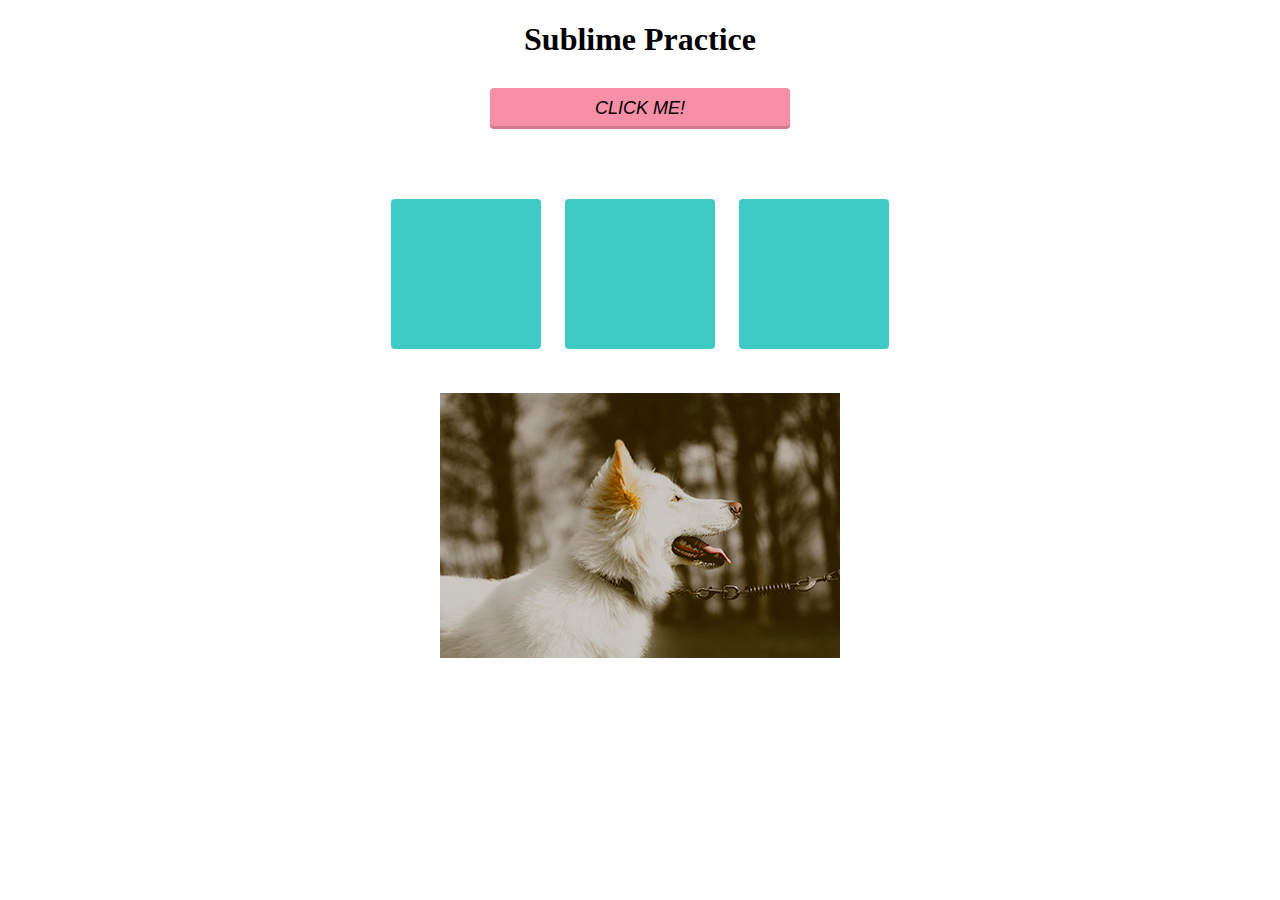
<file: Tutorials/GA/Javascript Circuit/Unit 6/unit-6-lesson-4/index.html>
<!DOCTYPE html>
<html class="no-js" lang="en">
<head>
	<meta charset="utf-8">
    <meta content="width=device-width, initial-scale=1.0" name="viewport">
	<title>Sublime Exercises</title>
	<link rel="stylesheet" type="text/css" href="css/style.css">
</head>
<body>

	<h1>Sublime Practice</h1>

	<button>Click me!</button>

	<div class="square"></div>
	<div class="square"></div>
	<div class="square"></div>

	<br>

	<img src="images/dog.jpeg" alt="Pet">




	<script src="js/jquery-3.0.0.js"></script>
	<script src="js/main.js"></script>
</body>
</html>
</file>
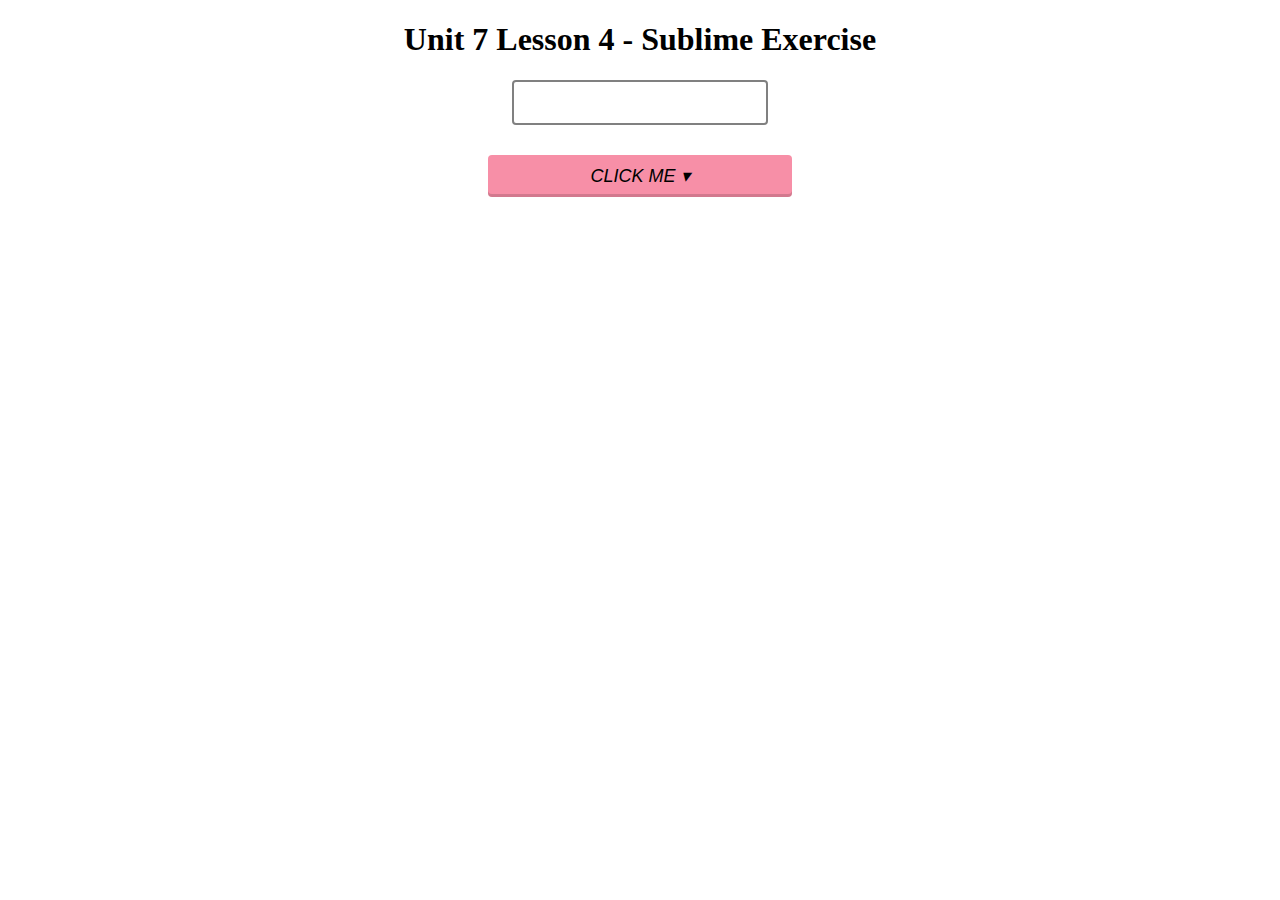
<file: Tutorials/GA/Javascript Circuit/Unit 7/7.4/unit-7-lesson-4-master/index.html>
<!DOCTYPE html>
<html class="no-js" lang="en">
<head>
	<meta charset="utf-8">
    <meta content="width=device-width, initial-scale=1.0" name="viewport">
	<title>Sublime Exercises</title>
	<link rel="stylesheet" type="text/css" href="css/style.css">
</head>
<body>

	<h1>Unit 7 Lesson 4 - Sublime Exercise</h1>

	<img src="images/cat.jpeg" alt="">

	<input type="text">

	<section class="dropdowns">

		<button id="dropdownButton" type="button">Click Me &blacktriangledown;</button>
		<ul id="menu">
			<li>Home</li>
			<li>About</li>
			<li>Contact</li>
			<li>Blog</li>
		</ul>

	</section>






	<script src="js/jquery-3.0.0.js"></script>
	<script src="js/main.js"></script>
</body>
</html>
</file>
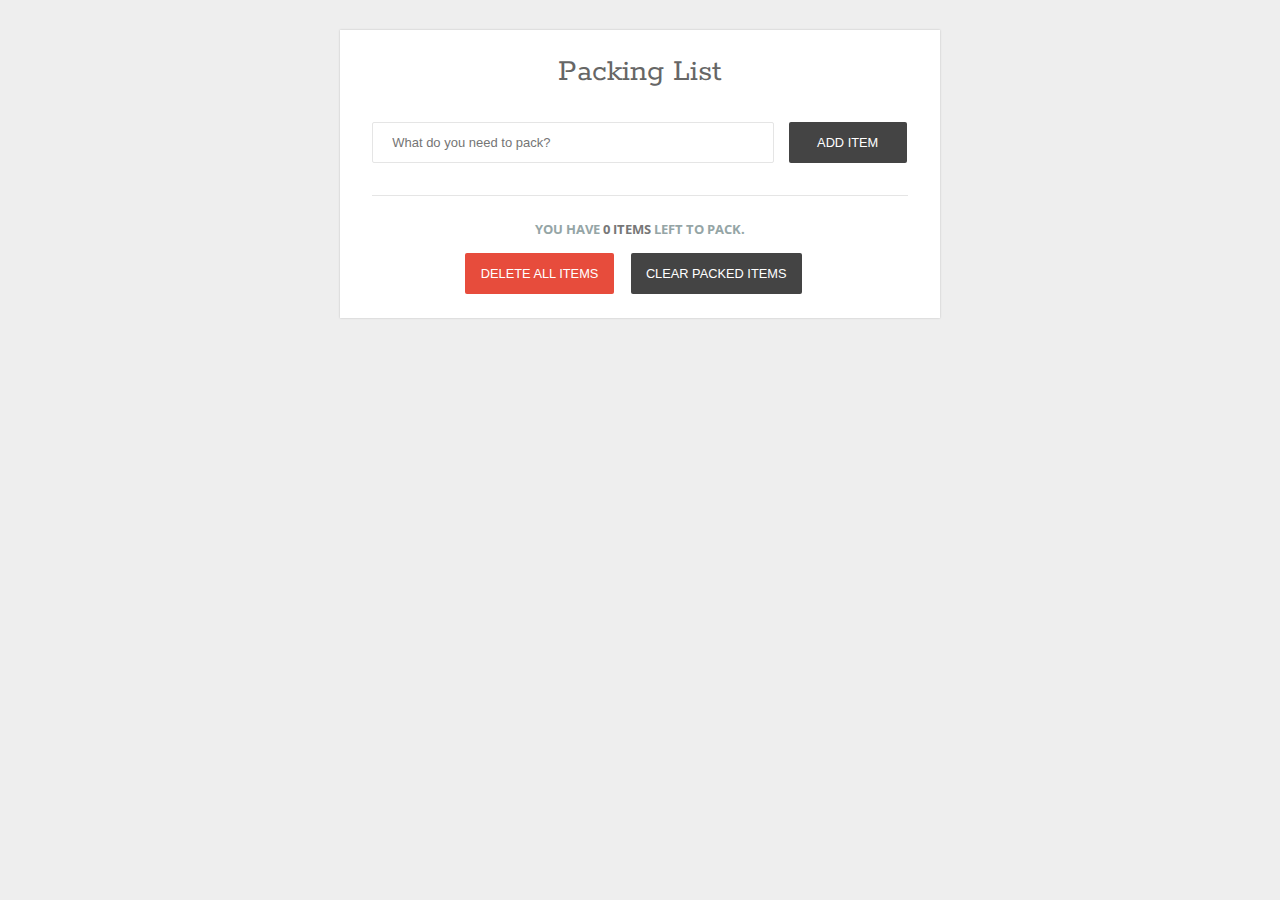
<file: Tutorials/GA/Javascript Circuit/Unit 7/Unit 7 project/unit-7_unit-7-project_joyce-chew/index.html>
<!DOCTYPE html>
<html>
<head>
	<meta charset="UTF-8">
	<title>Packing List</title>
	<link href='https://fonts.googleapis.com/css?family=Rokkitt' rel='stylesheet' type='text/css'>
	<link href='https://fonts.googleapis.com/css?family=Open+Sans:700,600,400' rel='stylesheet' type='text/css'>
	<link rel="stylesheet" href="css/style.css" media="screen" type="text/css">
</head>
<body>

	<header>
		<h1>Packing List</h1>
	</header>

	<form id="packingForm">
		<input type="text" id="newItemDescription" placeholder="What do you need to pack?">
		<button type="submit" class="btn">Add Item</button>
	</form>

	<ul id="packingList">
		
	<!-- li items
		#editor form
		!-->
	</ul>

	<div id="itemSummary">
		<p>You have <span>0 items</span> left to pack.</p>
		<button id="deleteItems" class="btn delete">Delete All Items</button>
		<button id="clearPacked" class="btn">Clear Packed Items</button>			
	</div>

	<script src="https://code.jquery.com/jquery-3.0.0.min.js"></script>
	<script src="js/main.js"></script>
</body>
</html>
</file>
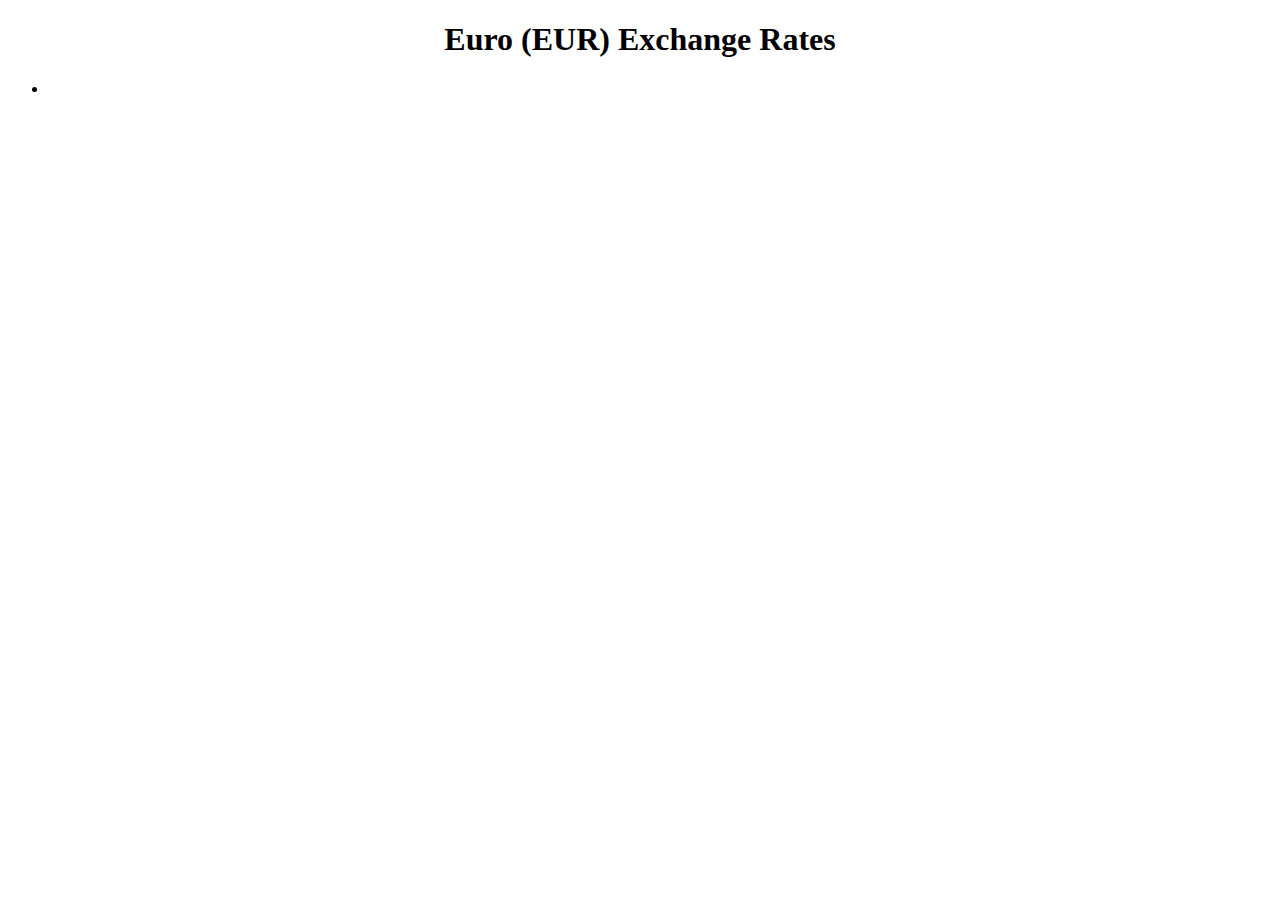
<file: Tutorials/GA/Javascript Circuit/Unit 8/8.2/Sublime challenge/unit-8-lesson-2-master/index.html>
<!DOCTYPE html>
<html class="no-js" lang="en">
<head>
	<meta charset="utf-8">
    <meta content="width=device-width, initial-scale=1.0" name="viewport">
	<title>Sublime Exercises</title>
	<link rel="stylesheet" type="text/css" href="css/style.css">
</head>
<body>

	<h1>Euro (EUR) Exchange Rates</h1>
	<h2></h2>

	<ul>
	  <li></li>
	</ul>

	<script src="js/jquery-3.0.0.js"></script>
	<script src="js/main.js"></script>
</body>
</html>
</file>
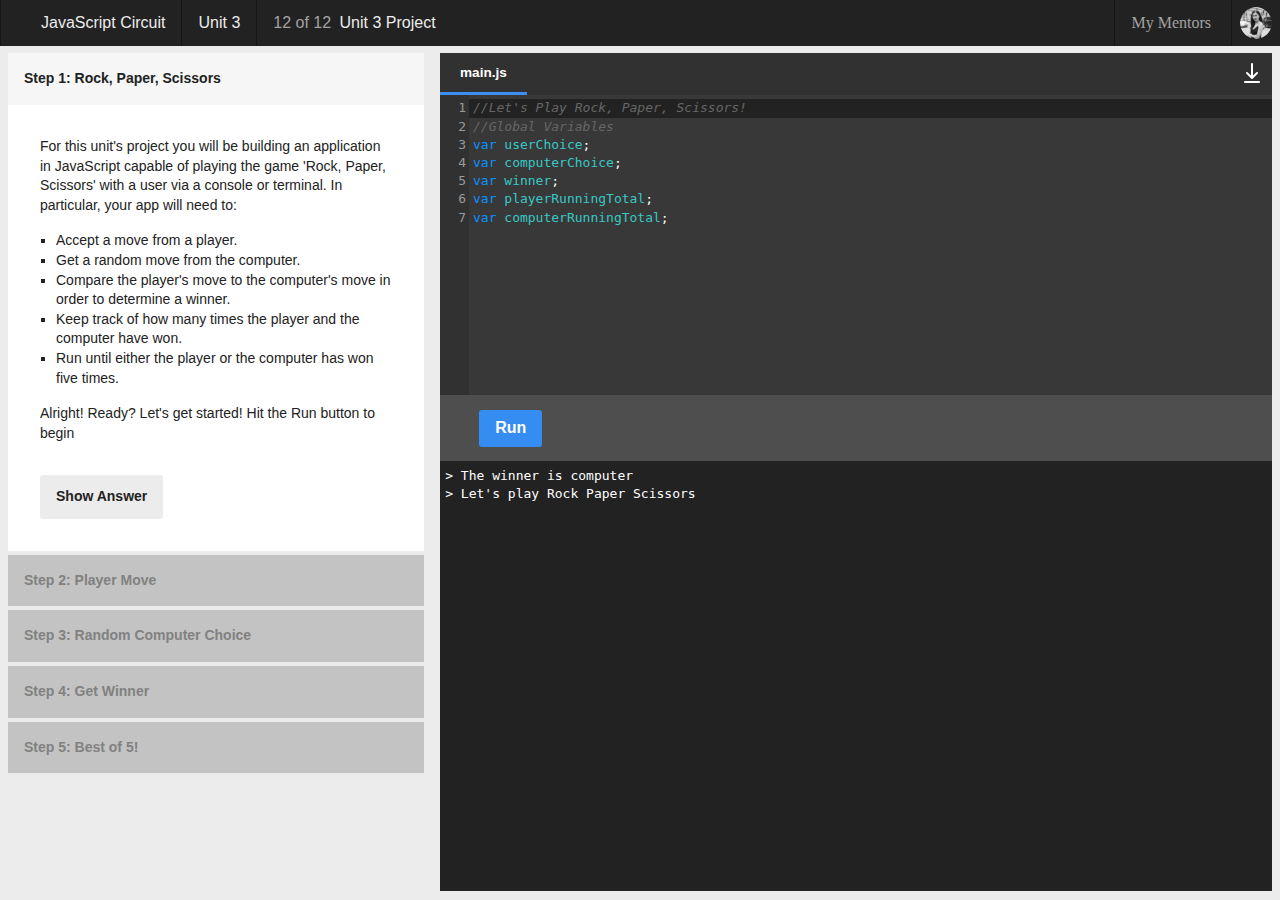
<file: Tutorials/GA/Javascript Circuit/Unit 3/Unit 3 Project _ JavaScript _ GA Circuits.html>
<!DOCTYPE html>
<!-- saved from url=(0059)https://circuits.generalassemb.ly/student/931/challenges/27 -->
<html><head><meta http-equiv="Content-Type" content="text/html; charset=UTF-8">

<script type="text/javascript" src="./Unit 3 Project _ JavaScript _ GA Circuits_files/44a7295480"></script><script src="./Unit 3 Project _ JavaScript _ GA Circuits_files/nr-1099.min.js"></script><script type="text/javascript" async="" src="./Unit 3 Project _ JavaScript _ GA Circuits_files/28ccf2baa8560461d85b7905e95017e7eaef5470.1.js"></script><script type="text/javascript" async="" src="./Unit 3 Project _ JavaScript _ GA Circuits_files/i.js"></script><script async="" src="./Unit 3 Project _ JavaScript _ GA Circuits_files/analytics.js"></script><script type="text/javascript">window.NREUM||(NREUM={});NREUM.info={"beacon":"bam.nr-data.net","errorBeacon":"bam.nr-data.net","licenseKey":"44a7295480","applicationID":"66441235","transactionName":"dg1aRxMMCghUEBlKR0AGUV0VTAUMUA5aXF1SBxtEDhENF0EDVVxAGhFcXBY=","queueTime":4,"applicationTime":424,"agent":""}</script>
<script type="text/javascript">window.NREUM||(NREUM={}),__nr_require=function(e,n,t){function r(t){if(!n[t]){var o=n[t]={exports:{}};e[t][0].call(o.exports,function(n){var o=e[t][1][n];return r(o||n)},o,o.exports)}return n[t].exports}if("function"==typeof __nr_require)return __nr_require;for(var o=0;o<t.length;o++)r(t[o]);return r}({1:[function(e,n,t){function r(){}function o(e,n,t){return function(){return i(e,[c.now()].concat(u(arguments)),n?null:this,t),n?void 0:this}}var i=e("handle"),a=e(3),u=e(4),f=e("ee").get("tracer"),c=e("loader"),s=NREUM;"undefined"==typeof window.newrelic&&(newrelic=s);var p=["setPageViewName","setCustomAttribute","setErrorHandler","finished","addToTrace","inlineHit","addRelease"],d="api-",l=d+"ixn-";a(p,function(e,n){s[n]=o(d+n,!0,"api")}),s.addPageAction=o(d+"addPageAction",!0),s.setCurrentRouteName=o(d+"routeName",!0),n.exports=newrelic,s.interaction=function(){return(new r).get()};var m=r.prototype={createTracer:function(e,n){var t={},r=this,o="function"==typeof n;return i(l+"tracer",[c.now(),e,t],r),function(){if(f.emit((o?"":"no-")+"fn-start",[c.now(),r,o],t),o)try{return n.apply(this,arguments)}catch(e){throw f.emit("fn-err",[arguments,this,e],t),e}finally{f.emit("fn-end",[c.now()],t)}}}};a("actionText,setName,setAttribute,save,ignore,onEnd,getContext,end,get".split(","),function(e,n){m[n]=o(l+n)}),newrelic.noticeError=function(e){"string"==typeof e&&(e=new Error(e)),i("err",[e,c.now()])}},{}],2:[function(e,n,t){function r(e,n){if(!o)return!1;if(e!==o)return!1;if(!n)return!0;if(!i)return!1;for(var t=i.split("."),r=n.split("."),a=0;a<r.length;a++)if(r[a]!==t[a])return!1;return!0}var o=null,i=null,a=/Version\/(\S+)\s+Safari/;if(navigator.userAgent){var u=navigator.userAgent,f=u.match(a);f&&u.indexOf("Chrome")===-1&&u.indexOf("Chromium")===-1&&(o="Safari",i=f[1])}n.exports={agent:o,version:i,match:r}},{}],3:[function(e,n,t){function r(e,n){var t=[],r="",i=0;for(r in e)o.call(e,r)&&(t[i]=n(r,e[r]),i+=1);return t}var o=Object.prototype.hasOwnProperty;n.exports=r},{}],4:[function(e,n,t){function r(e,n,t){n||(n=0),"undefined"==typeof t&&(t=e?e.length:0);for(var r=-1,o=t-n||0,i=Array(o<0?0:o);++r<o;)i[r]=e[n+r];return i}n.exports=r},{}],5:[function(e,n,t){n.exports={exists:"undefined"!=typeof window.performance&&window.performance.timing&&"undefined"!=typeof window.performance.timing.navigationStart}},{}],ee:[function(e,n,t){function r(){}function o(e){function n(e){return e&&e instanceof r?e:e?f(e,u,i):i()}function t(t,r,o,i){if(!d.aborted||i){e&&e(t,r,o);for(var a=n(o),u=v(t),f=u.length,c=0;c<f;c++)u[c].apply(a,r);var p=s[y[t]];return p&&p.push([b,t,r,a]),a}}function l(e,n){h[e]=v(e).concat(n)}function m(e,n){var t=h[e];if(t)for(var r=0;r<t.length;r++)t[r]===n&&t.splice(r,1)}function v(e){return h[e]||[]}function g(e){return p[e]=p[e]||o(t)}function w(e,n){c(e,function(e,t){n=n||"feature",y[t]=n,n in s||(s[n]=[])})}var h={},y={},b={on:l,addEventListener:l,removeEventListener:m,emit:t,get:g,listeners:v,context:n,buffer:w,abort:a,aborted:!1};return b}function i(){return new r}function a(){(s.api||s.feature)&&(d.aborted=!0,s=d.backlog={})}var u="nr@context",f=e("gos"),c=e(3),s={},p={},d=n.exports=o();d.backlog=s},{}],gos:[function(e,n,t){function r(e,n,t){if(o.call(e,n))return e[n];var r=t();if(Object.defineProperty&&Object.keys)try{return Object.defineProperty(e,n,{value:r,writable:!0,enumerable:!1}),r}catch(i){}return e[n]=r,r}var o=Object.prototype.hasOwnProperty;n.exports=r},{}],handle:[function(e,n,t){function r(e,n,t,r){o.buffer([e],r),o.emit(e,n,t)}var o=e("ee").get("handle");n.exports=r,r.ee=o},{}],id:[function(e,n,t){function r(e){var n=typeof e;return!e||"object"!==n&&"function"!==n?-1:e===window?0:a(e,i,function(){return o++})}var o=1,i="nr@id",a=e("gos");n.exports=r},{}],loader:[function(e,n,t){function r(){if(!E++){var e=x.info=NREUM.info,n=l.getElementsByTagName("script")[0];if(setTimeout(s.abort,3e4),!(e&&e.licenseKey&&e.applicationID&&n))return s.abort();c(y,function(n,t){e[n]||(e[n]=t)}),f("mark",["onload",a()+x.offset],null,"api");var t=l.createElement("script");t.src="https://"+e.agent,n.parentNode.insertBefore(t,n)}}function o(){"complete"===l.readyState&&i()}function i(){f("mark",["domContent",a()+x.offset],null,"api")}function a(){return O.exists&&performance.now?Math.round(performance.now()):(u=Math.max((new Date).getTime(),u))-x.offset}var u=(new Date).getTime(),f=e("handle"),c=e(3),s=e("ee"),p=e(2),d=window,l=d.document,m="addEventListener",v="attachEvent",g=d.XMLHttpRequest,w=g&&g.prototype;NREUM.o={ST:setTimeout,SI:d.setImmediate,CT:clearTimeout,XHR:g,REQ:d.Request,EV:d.Event,PR:d.Promise,MO:d.MutationObserver};var h=""+location,y={beacon:"bam.nr-data.net",errorBeacon:"bam.nr-data.net",agent:"js-agent.newrelic.com/nr-1099.min.js"},b=g&&w&&w[m]&&!/CriOS/.test(navigator.userAgent),x=n.exports={offset:u,now:a,origin:h,features:{},xhrWrappable:b,userAgent:p};e(1),l[m]?(l[m]("DOMContentLoaded",i,!1),d[m]("load",r,!1)):(l[v]("onreadystatechange",o),d[v]("onload",r)),f("mark",["firstbyte",u],null,"api");var E=0,O=e(5)},{}]},{},["loader"]);</script>
<meta content="width=device-width,initial-scale=1.0,maximum-scale=1.0" name="viewport">

<meta content="IE=Edge,chrome=1" http-equiv="X-UI-Compatible">
<title>Unit 3 Project | JavaScript  | GA Circuits</title>
<link rel="shortcut icon" type="image/x-icon" href="https://ga-circuits-production-herokuapp-com.global.ssl.fastly.net/assets/favicon-362b6546f2d0abc57e58ce80e6265e77ee1a53dd77bcf01e7e28b7a93667ec6b.ico">

<link rel="stylesheet" media="all" href="./Unit 3 Project _ JavaScript _ GA Circuits_files/application-f6edc3d3a0f6f62ee969822130c0aa03a10bc56b1397186b4e14e68d33252dad.css">
<meta name="csrf-param" content="authenticity_token">
<meta name="csrf-token" content="3Fqq7fXl7Oij9PlAOV89NBQyFFRxjz5JqL4kibunmujOFcujHr6hMPxFKyhLYUIKuspeRtcGQJoATlVS8z2NdA==">
<script>
  (function(i,s,o,g,r,a,m){i['GoogleAnalyticsObject']=r;i[r]=i[r]||function(){
  (i[r].q=i[r].q||[]).push(arguments)},i[r].l=1*new Date();a=s.createElement(o),
  m=s.getElementsByTagName(o)[0];a.async=1;a.src=g;m.parentNode.insertBefore(a,m)
  })(window,document,'script','//www.google-analytics.com/analytics.js','ga');
  
  
  ga('create', 'UA-18018358-24', 'auto');
  var circuits_course = 'JavaScript ';
  if (circuits_course != '') {
    ga('set', 'dimension1', circuits_course);
  }
  ga('send', 'pageview');
  
  ga('create', 'UA-18018358-1', 'auto', {'name': 'ga-ly-tracker'});
  ga('ga-ly-tracker.send', 'pageview');
</script>

<script>
  var _kmq = _kmq || [];
  var _kmk = _kmk || '28ccf2baa8560461d85b7905e95017e7eaef5470';
  function _kms(u){
    setTimeout(function(){
      var d = document, f = d.getElementsByTagName('script')[0],
      s = d.createElement('script');
      s.type = 'text/javascript'; s.async = true; s.src = u;
      f.parentNode.insertBefore(s, f);
    }, 1);
  }
  _kms('//i.kissmetrics.com/i.js');
  _kms('//doug1izaerwt3.cloudfront.net/' + _kmk + '.1.js');
</script>

<script>
  (function(h,o,t,j,a,r){
    h.hj=h.hj||function(){(h.hj.q=h.hj.q||[]).push(arguments)};
    h._hjSettings={hjid:97295,hjsv:5};
    a=o.getElementsByTagName('head')[0];
    r=o.createElement('script');r.async=1;
    r.src=t+h._hjSettings.hjid+j+h._hjSettings.hjsv;
    a.appendChild(r);
  })(window,document,'//static.hotjar.com/c/hotjar-','.js?sv=');
</script><script async="" src="./Unit 3 Project _ JavaScript _ GA Circuits_files/hotjar-97295.js"></script>

<script src="./Unit 3 Project _ JavaScript _ GA Circuits_files/honeybadger.min.js"></script>
<script>
  Honeybadger.configure({
    api_key: 'f50f5345',
    environment: 'production',
    onerror: true // Aim to remove this ASAP
  });
</script>
<script>
  Honeybadger.setContext({
    user_id: 16587
  });
</script>

<link rel="stylesheet" media="all" href="./Unit 3 Project _ JavaScript _ GA Circuits_files/sql_challenge-07596e5c46888b27e8008c1638f2f5aed87e79c3a541ec81153f523ff15f3f61.css">

<style type="text/css">/* BASICS */
.CodeMirror {
  /* Set height, width, borders, and global font properties here */
  font-family: monospace;
  height: 300px;
  color: black;
  direction: ltr; }

/* PADDING */
.CodeMirror-lines {
  padding: 4px 0;
  /* Vertical padding around content */ }

.CodeMirror pre {
  padding: 0 4px;
  /* Horizontal padding of content */ }

.CodeMirror-scrollbar-filler, .CodeMirror-gutter-filler {
  background-color: white;
  /* The little square between H and V scrollbars */ }

/* GUTTER */
.CodeMirror-gutters {
  border-right: 1px solid #ddd;
  background-color: #f7f7f7;
  white-space: nowrap; }

.CodeMirror-linenumber {
  padding: 0 3px 0 5px;
  min-width: 20px;
  text-align: right;
  color: #999;
  white-space: nowrap; }

.CodeMirror-guttermarker {
  color: black; }

.CodeMirror-guttermarker-subtle {
  color: #999; }

/* CURSOR */
.CodeMirror-cursor {
  border-left: 1px solid black;
  border-right: none;
  width: 0; }

/* Shown when moving in bi-directional text */
.CodeMirror div.CodeMirror-secondarycursor {
  border-left: 1px solid silver; }

.cm-fat-cursor .CodeMirror-cursor {
  width: auto;
  border: 0 !important;
  background: #7e7; }

.cm-fat-cursor div.CodeMirror-cursors {
  z-index: 1; }

.cm-fat-cursor-mark {
  background-color: rgba(20, 255, 20, 0.5);
  -webkit-animation: blink 1.06s steps(1) infinite;
  -moz-animation: blink 1.06s steps(1) infinite;
  animation: blink 1.06s steps(1) infinite; }

.cm-animate-fat-cursor {
  width: auto;
  border: 0;
  -webkit-animation: blink 1.06s steps(1) infinite;
  -moz-animation: blink 1.06s steps(1) infinite;
  animation: blink 1.06s steps(1) infinite;
  background-color: #7e7; }

@-moz-keyframes blink {
  0% { }
  50% {
    background-color: transparent; }
  100% { } }

@-webkit-keyframes blink {
  0% { }
  50% {
    background-color: transparent; }
  100% { } }

@keyframes blink {
  0% { }
  50% {
    background-color: transparent; }
  100% { } }

/* Can style cursor different in overwrite (non-insert) mode */
.cm-tab {
  display: inline-block;
  text-decoration: inherit; }

.CodeMirror-rulers {
  position: absolute;
  left: 0;
  right: 0;
  top: -50px;
  bottom: -20px;
  overflow: hidden; }

.CodeMirror-ruler {
  border-left: 1px solid #ccc;
  top: 0;
  bottom: 0;
  position: absolute; }

/* DEFAULT THEME */
.cm-s-default .cm-header {
  color: blue; }

.cm-s-default .cm-quote {
  color: #090; }

.cm-negative {
  color: #d44; }

.cm-positive {
  color: #292; }

.cm-header, .cm-strong {
  font-weight: bold; }

.cm-em {
  font-style: italic; }

.cm-link {
  text-decoration: underline; }

.cm-strikethrough {
  text-decoration: line-through; }

.cm-s-default .cm-keyword {
  color: #708; }

.cm-s-default .cm-atom {
  color: #219; }

.cm-s-default .cm-number {
  color: #164; }

.cm-s-default .cm-def {
  color: #00f; }

.cm-s-default .cm-variable-2 {
  color: #05a; }

.cm-s-default .cm-variable-3, .cm-s-default .cm-type {
  color: #085; }

.cm-s-default .cm-comment {
  color: #a50; }

.cm-s-default .cm-string {
  color: #a11; }

.cm-s-default .cm-string-2 {
  color: #f50; }

.cm-s-default .cm-meta {
  color: #555; }

.cm-s-default .cm-qualifier {
  color: #555; }

.cm-s-default .cm-builtin {
  color: #30a; }

.cm-s-default .cm-bracket {
  color: #997; }

.cm-s-default .cm-tag {
  color: #170; }

.cm-s-default .cm-attribute {
  color: #00c; }

.cm-s-default .cm-hr {
  color: #999; }

.cm-s-default .cm-link {
  color: #00c; }

.cm-s-default .cm-error {
  color: #f00; }

.cm-invalidchar {
  color: #f00; }

.CodeMirror-composing {
  border-bottom: 2px solid; }

/* Default styles for common addons */
div.CodeMirror span.CodeMirror-matchingbracket {
  color: #0b0; }

div.CodeMirror span.CodeMirror-nonmatchingbracket {
  color: #a22; }

.CodeMirror-matchingtag {
  background: rgba(255, 150, 0, 0.3); }

.CodeMirror-activeline-background {
  background: #e8f2ff; }

/* STOP */
/* The rest of this file contains styles related to the mechanics of
   the editor. You probably shouldn't touch them. */
.CodeMirror {
  position: relative;
  overflow: hidden;
  background: white; }

.CodeMirror-scroll {
  overflow: scroll !important;
  /* Things will break if this is overridden */
  /* 30px is the magic margin used to hide the element's real scrollbars */
  /* See overflow: hidden in .CodeMirror */
  margin-bottom: -30px;
  margin-right: -30px;
  padding-bottom: 30px;
  height: 100%;
  outline: none;
  /* Prevent dragging from highlighting the element */
  position: relative; }

.CodeMirror-sizer {
  position: relative;
  border-right: 30px solid transparent; }

/* The fake, visible scrollbars. Used to force redraw during scrolling
   before actual scrolling happens, thus preventing shaking and
   flickering artifacts. */
.CodeMirror-vscrollbar, .CodeMirror-hscrollbar, .CodeMirror-scrollbar-filler, .CodeMirror-gutter-filler {
  position: absolute;
  z-index: 6;
  display: none; }

.CodeMirror-vscrollbar {
  right: 0;
  top: 0;
  overflow-x: hidden;
  overflow-y: scroll; }

.CodeMirror-hscrollbar {
  bottom: 0;
  left: 0;
  overflow-y: hidden;
  overflow-x: scroll; }

.CodeMirror-scrollbar-filler {
  right: 0;
  bottom: 0; }

.CodeMirror-gutter-filler {
  left: 0;
  bottom: 0; }

.CodeMirror-gutters {
  position: absolute;
  left: 0;
  top: 0;
  min-height: 100%;
  z-index: 3; }

.CodeMirror-gutter {
  white-space: normal;
  height: 100%;
  display: inline-block;
  vertical-align: top;
  margin-bottom: -30px; }

.CodeMirror-gutter-wrapper {
  position: absolute;
  z-index: 4;
  background: none !important;
  border: none !important; }

.CodeMirror-gutter-background {
  position: absolute;
  top: 0;
  bottom: 0;
  z-index: 4; }

.CodeMirror-gutter-elt {
  position: absolute;
  cursor: default;
  z-index: 4; }

.CodeMirror-gutter-wrapper ::selection {
  background-color: transparent; }

.CodeMirror-gutter-wrapper ::-moz-selection {
  background-color: transparent; }

.CodeMirror-lines {
  cursor: text;
  min-height: 1px;
  /* prevents collapsing before first draw */ }

.CodeMirror pre {
  /* Reset some styles that the rest of the page might have set */
  -moz-border-radius: 0;
  -webkit-border-radius: 0;
  border-radius: 0;
  border-width: 0;
  background: transparent;
  font-family: inherit;
  font-size: inherit;
  margin: 0;
  white-space: pre;
  word-wrap: normal;
  line-height: inherit;
  color: inherit;
  z-index: 2;
  position: relative;
  overflow: visible;
  -webkit-tap-highlight-color: transparent;
  -webkit-font-variant-ligatures: contextual;
  font-variant-ligatures: contextual; }

.CodeMirror-wrap pre {
  word-wrap: break-word;
  white-space: pre-wrap;
  word-break: normal; }

.CodeMirror-linebackground {
  position: absolute;
  left: 0;
  right: 0;
  top: 0;
  bottom: 0;
  z-index: 0; }

.CodeMirror-linewidget {
  position: relative;
  z-index: 2;
  padding: 0.1px;
  /* Force widget margins to stay inside of the container */ }

.CodeMirror-rtl pre {
  direction: rtl; }

.CodeMirror-code {
  outline: none; }

/* Force content-box sizing for the elements where we expect it */
.CodeMirror-scroll,
.CodeMirror-sizer,
.CodeMirror-gutter,
.CodeMirror-gutters,
.CodeMirror-linenumber {
  -moz-box-sizing: content-box;
  box-sizing: content-box; }

.CodeMirror-measure {
  position: absolute;
  width: 100%;
  height: 0;
  overflow: hidden;
  visibility: hidden; }

.CodeMirror-cursor {
  position: absolute;
  pointer-events: none; }

.CodeMirror-measure pre {
  position: static; }

div.CodeMirror-cursors {
  visibility: hidden;
  position: relative;
  z-index: 3; }

div.CodeMirror-dragcursors {
  visibility: visible; }

.CodeMirror-focused div.CodeMirror-cursors {
  visibility: visible; }

.CodeMirror-selected {
  background: #d9d9d9; }

.CodeMirror-focused .CodeMirror-selected {
  background: #d7d4f0; }

.CodeMirror-crosshair {
  cursor: crosshair; }

.CodeMirror-line::selection, .CodeMirror-line > span::selection, .CodeMirror-line > span > span::selection {
  background: #d7d4f0; }

.CodeMirror-line::-moz-selection, .CodeMirror-line > span::-moz-selection, .CodeMirror-line > span > span::-moz-selection {
  background: #d7d4f0; }

.cm-searching {
  background-color: #ffa;
  background-color: rgba(255, 255, 0, 0.4); }

/* Used to force a border model for a node */
.cm-force-border {
  padding-right: .1px; }

@media print {
  /* Hide the cursor when printing */
  .CodeMirror div.CodeMirror-cursors {
    visibility: hidden; } }

/* See issue #2901 */
.cm-tab-wrap-hack:after {
  content: ''; }

/* Help users use markselection to safely style text background */
span.CodeMirror-selectedtext {
  background: none; }
</style><style type="text/css">.CodeMirror-lint-marker {
  background-color: #f44040;
  cursor: pointer;
  display: inline-block;
  height: 16px;
  width: 3px;
  vertical-align: middle;
  position: relative; }

/* Theme: Circuits */
.cm-s-Circuits.CodeMirror {
  color: #fff;
  min-height: calc(50vh - 212px); }

.cm-s-Circuits .cm-m-css {
  color: #ff7f11; }

.cm-s-Circuits.CodeMirror {
  background: #383838; }

.cm-s-Circuits .CodeMirror-cursor {
  border-left: 1px solid #fff; }

.cm-s-Circuits .CodeMirror-activeline-background {
  background: #222222 !important; }

.cm-s-Circuits .CodeMirror-selected {
  background: #222222; }

.cm-s-Circuits .cm-comment {
  font-style: italic;
  color: #666666; }

.cm-s-Circuits .cm-string {
  color: #aafac8; }

.cm-s-Circuits .cm-string-2 {
  color: #38c8c5; }

.cm-s-Circuits .cm-number {
  color: #38c8c5; }

.cm-s-Circuits .cm-def {
  color: #38c8c5; }

.cm-s-Circuits .cm-builtin {
  color: #aafac8; }

.cm-s-Circuits .cm-property {
  color: #fff; }

.cm-s-Circuits .cm-atom {
  color: #ff0000; }

.cm-s-Circuits .cm-qualifier {
  color: #aafac8; }

.cm-s-Circuits .cm-tag {
  color: #38c8c5; }

.cm-s-Circuits .cm-attribute {
  color: #38c8c5; }

.cm-s-Circuits .cm-keyword {
  color: #0B93FF; }

.cm-s-Circuits .cm-operator {
  color: #ff7f11; }

.cm-s-Circuits .cm-error {
  border-bottom: 2px dotted #FF1E00;
  font-style: italic;
  color: #fff; }

.cm-s-Circuits .cm-invalidchar {
  background: #FF1E00;
  font-style: italic;
  color: #FFFFFF; }

.cm-s-Circuits .cm-variable {
  color: #218B97; }

.cm-s-Circuits .cm-variable-2 {
  color: #CFFF01; }

.cm-s-Circuits .CodeMirror-gutters {
  border-right: none;
  background: #313131; }

.cm-s-Circuits .cm-m-xml.cm-attribute {
  color: #38c8c5; }

.cm-s-Circuits .cm-m-xml.cm-string {
  color: #aafac8; }

.cm-s-Circuits .cm-m-xml.cm-tag {
  color: #0B93FF; }

.cm-s-Circuits .cm-m-xml.cm-bracket {
  color: #FFF; }

.cm-s-Circuits .cm-m-css.cm-atom {
  color: #0B93FF; }

.cm-s-Circuits .cm-m-css.cm-tag {
  color: #0B93FF; }

.challenge {
  margin-top: -1px; }

.workspace {
  display: flex;
  flex-direction: column;
  min-height: calc(100vh - 62px);
  height: 100%; }
  .workspace .feedback {
    background-color: #4e4e4e;
    font-family: 'Circular std', sans-serif;
    clear: both;
    display: flex;
    align-items: center;
    flex: 66px 0 0; }
    .workspace .feedback button {
      background-color: #358df2;
      padding: 0.6em 1em;
      font-size: 1em;
      margin: 0.2em;
      border: none;
      border-radius: 0.2em;
      color: #fff; }
      .workspace .feedback button.disabled, .workspace .feedback button.disabled:hover, .workspace .feedback button.disabled:focus {
        cursor: default;
        background-color: #c3c3c3;
        color: #818181; }
    .workspace .feedback .test-results {
      font-size: 0.9em;
      margin-left: 2em; }
    .workspace .feedback.query-editor__controls {
      z-index: 999; }
  .workspace .editor__output {
    display: flex;
    flex: 100px 1.5 0;
    min-height: 0; }
    .workspace .editor__output .dom-preview {
      flex-grow: 3;
      display: none; }
      .workspace .editor__output .dom-preview.dom-visible {
        display: flex; }
  .workspace .tabs {
    background: #313131;
    flex: 100px 1 0; }
    .workspace .tabs .tab {
      display: inline-block;
      color: #fff;
      padding: 10px 20px;
      width: auto;
      text-align: center;
      font-family: "Circular", Helvetica, Arial, sans-serif;
      font-weight: bold;
      font-size: 0.85em;
      cursor: pointer; }
      .workspace .tabs .tab.active-tab {
        border-bottom: 3px solid;
        border-bottom-color: #3b8fee; }
    .workspace .tabs .download-button {
      float: right;
      width: 1.5em;
      height: 1.5em;
      margin: 0.5em;
      cursor: pointer;
      background-size: contain;
      background-repeat: no-repeat;
      background-image: url([data-uri]); }
      .workspace .tabs .download-button:hover {
        background-image: url([data-uri]); }

.console {
  flex-grow: 1;
  flex-basis: 300px;
  background-color: #222;
  padding: 0.4em;
  font-family: monospace;
  overflow: auto; }
  .console .error, .console .stderr {
    color: #f44040; }
    .console .error:before, .console .stderr:before {
      content: "> "; }
  .console .stdout {
    color: #fff; }
    .console .stdout:before {
      content: "> "; }

.test-results {
  color: #ccc;
  float: left; }
</style><meta class="foundation-data-attribute-namespace"><meta class="foundation-mq-xxlarge"><meta class="foundation-mq-xlarge"><meta class="foundation-mq-large"><meta class="foundation-mq-medium"><meta class="foundation-mq-small"><style></style><style id="react-tooltip">.__react_component_tooltip{border-radius:3px;display:inline-block;font-size:13px;left:-999em;opacity:0;padding:8px 21px;position:fixed;pointer-events:none;transition:opacity 0.3s ease-out , margin-top 0.3s ease-out, margin-left 0.3s ease-out;top:-999em;visibility:hidden;z-index:999}.__react_component_tooltip:before,.__react_component_tooltip:after{content:"";width:0;height:0;position:absolute}.__react_component_tooltip.show{opacity:0.9;margin-top:0px;margin-left:0px;visibility:visible}.__react_component_tooltip.type-dark{color:#fff;background-color:#222}.__react_component_tooltip.type-dark.place-top:after{border-top:6px solid #222}.__react_component_tooltip.type-dark.place-bottom:after{border-bottom:6px solid #222}.__react_component_tooltip.type-dark.place-left:after{border-left:6px solid #222}.__react_component_tooltip.type-dark.place-right:after{border-right:6px solid #222}.__react_component_tooltip.type-dark.border{border:1px solid #fff}.__react_component_tooltip.type-dark.border.place-top:before{border-top:8px solid #fff}.__react_component_tooltip.type-dark.border.place-bottom:before{border-bottom:8px solid #fff}.__react_component_tooltip.type-dark.border.place-left:before{border-left:8px solid #fff}.__react_component_tooltip.type-dark.border.place-right:before{border-right:8px solid #fff}.__react_component_tooltip.type-success{color:#fff;background-color:#8DC572}.__react_component_tooltip.type-success.place-top:after{border-top:6px solid #8DC572}.__react_component_tooltip.type-success.place-bottom:after{border-bottom:6px solid #8DC572}.__react_component_tooltip.type-success.place-left:after{border-left:6px solid #8DC572}.__react_component_tooltip.type-success.place-right:after{border-right:6px solid #8DC572}.__react_component_tooltip.type-success.border{border:1px solid #fff}.__react_component_tooltip.type-success.border.place-top:before{border-top:8px solid #fff}.__react_component_tooltip.type-success.border.place-bottom:before{border-bottom:8px solid #fff}.__react_component_tooltip.type-success.border.place-left:before{border-left:8px solid #fff}.__react_component_tooltip.type-success.border.place-right:before{border-right:8px solid #fff}.__react_component_tooltip.type-warning{color:#fff;background-color:#F0AD4E}.__react_component_tooltip.type-warning.place-top:after{border-top:6px solid #F0AD4E}.__react_component_tooltip.type-warning.place-bottom:after{border-bottom:6px solid #F0AD4E}.__react_component_tooltip.type-warning.place-left:after{border-left:6px solid #F0AD4E}.__react_component_tooltip.type-warning.place-right:after{border-right:6px solid #F0AD4E}.__react_component_tooltip.type-warning.border{border:1px solid #fff}.__react_component_tooltip.type-warning.border.place-top:before{border-top:8px solid #fff}.__react_component_tooltip.type-warning.border.place-bottom:before{border-bottom:8px solid #fff}.__react_component_tooltip.type-warning.border.place-left:before{border-left:8px solid #fff}.__react_component_tooltip.type-warning.border.place-right:before{border-right:8px solid #fff}.__react_component_tooltip.type-error{color:#fff;background-color:#BE6464}.__react_component_tooltip.type-error.place-top:after{border-top:6px solid #BE6464}.__react_component_tooltip.type-error.place-bottom:after{border-bottom:6px solid #BE6464}.__react_component_tooltip.type-error.place-left:after{border-left:6px solid #BE6464}.__react_component_tooltip.type-error.place-right:after{border-right:6px solid #BE6464}.__react_component_tooltip.type-error.border{border:1px solid #fff}.__react_component_tooltip.type-error.border.place-top:before{border-top:8px solid #fff}.__react_component_tooltip.type-error.border.place-bottom:before{border-bottom:8px solid #fff}.__react_component_tooltip.type-error.border.place-left:before{border-left:8px solid #fff}.__react_component_tooltip.type-error.border.place-right:before{border-right:8px solid #fff}.__react_component_tooltip.type-info{color:#fff;background-color:#337AB7}.__react_component_tooltip.type-info.place-top:after{border-top:6px solid #337AB7}.__react_component_tooltip.type-info.place-bottom:after{border-bottom:6px solid #337AB7}.__react_component_tooltip.type-info.place-left:after{border-left:6px solid #337AB7}.__react_component_tooltip.type-info.place-right:after{border-right:6px solid #337AB7}.__react_component_tooltip.type-info.border{border:1px solid #fff}.__react_component_tooltip.type-info.border.place-top:before{border-top:8px solid #fff}.__react_component_tooltip.type-info.border.place-bottom:before{border-bottom:8px solid #fff}.__react_component_tooltip.type-info.border.place-left:before{border-left:8px solid #fff}.__react_component_tooltip.type-info.border.place-right:before{border-right:8px solid #fff}.__react_component_tooltip.type-light{color:#222;background-color:#fff}.__react_component_tooltip.type-light.place-top:after{border-top:6px solid #fff}.__react_component_tooltip.type-light.place-bottom:after{border-bottom:6px solid #fff}.__react_component_tooltip.type-light.place-left:after{border-left:6px solid #fff}.__react_component_tooltip.type-light.place-right:after{border-right:6px solid #fff}.__react_component_tooltip.type-light.border{border:1px solid #222}.__react_component_tooltip.type-light.border.place-top:before{border-top:8px solid #222}.__react_component_tooltip.type-light.border.place-bottom:before{border-bottom:8px solid #222}.__react_component_tooltip.type-light.border.place-left:before{border-left:8px solid #222}.__react_component_tooltip.type-light.border.place-right:before{border-right:8px solid #222}.__react_component_tooltip.place-top{margin-top:-10px}.__react_component_tooltip.place-top:before{border-left:10px solid transparent;border-right:10px solid transparent;bottom:-8px;left:50%;margin-left:-10px}.__react_component_tooltip.place-top:after{border-left:8px solid transparent;border-right:8px solid transparent;bottom:-6px;left:50%;margin-left:-8px}.__react_component_tooltip.place-bottom{margin-top:10px}.__react_component_tooltip.place-bottom:before{border-left:10px solid transparent;border-right:10px solid transparent;top:-8px;left:50%;margin-left:-10px}.__react_component_tooltip.place-bottom:after{border-left:8px solid transparent;border-right:8px solid transparent;top:-6px;left:50%;margin-left:-8px}.__react_component_tooltip.place-left{margin-left:-10px}.__react_component_tooltip.place-left:before{border-top:6px solid transparent;border-bottom:6px solid transparent;right:-8px;top:50%;margin-top:-5px}.__react_component_tooltip.place-left:after{border-top:5px solid transparent;border-bottom:5px solid transparent;right:-6px;top:50%;margin-top:-4px}.__react_component_tooltip.place-right{margin-left:10px}.__react_component_tooltip.place-right:before{border-top:6px solid transparent;border-bottom:6px solid transparent;left:-8px;top:50%;margin-top:-5px}.__react_component_tooltip.place-right:after{border-top:5px solid transparent;border-bottom:5px solid transparent;left:-6px;top:50%;margin-top:-4px}.__react_component_tooltip .multi-line{display:block;padding:2px 0px;text-align:center}</style><script async="" src="./Unit 3 Project _ JavaScript _ GA Circuits_files/modules-53580245dd2130370f2ced95f7dffc32.js"></script><style type="text/css">iframe#_hjRemoteVarsFrame {display: none !important; width: 1px !important; height: 1px !important; opacity: 0 !important; pointer-events: none !important;}</style></head>
<body>

<header class="navigation-header" id="nav-primary">
<ul class="nav-primary"><li class="nav-primary-item activate-button js-activate-mobile-nav centered">
<a href="https://circuits.generalassemb.ly/"><img src="./Unit 3 Project _ JavaScript _ GA Circuits_files/menu-icon-9f76e6629813ddb8f03d1654df53efb181983e9ced4103eff02b98f0a9810cb1.svg" alt="Menu icon">
</a></li><li class="nav-primary-item logo-container">
<a href="https://circuits.generalassemb.ly/"><span class="icon-cog">JavaScript  Circuit</span>
</a></li><li class="nav-primary-item unit-count centered">
<a href="https://circuits.generalassemb.ly/student/931/units/350?cohort=931">Unit 3</a>
</li><li class="nav-primary-item unit-activity activity-menu-trigger">
<a class="js-unit-dropdown" href="https://circuits.generalassemb.ly/student/931/challenges/27#"><span class="activity-count">
12 of 12
</span>
<span class="activity-title">
Unit 3 Project
</span>
</a><nav>
<ul class="activity-menu">
<li class="units-listing-item">
<a class="listing-lessons-link " href="https://circuits.generalassemb.ly/student/931/slideshows/655"><span class="dropdown-icon icon-activity-completed icon-slideshow"></span>
Lesson 1: Functions in JavaScript
</a></li>
<li class="units-listing-item">
<a class="listing-lessons-link " href="https://circuits.generalassemb.ly/student/931/challenges/8"><span class="dropdown-icon icon-activity-completed icon-code-challenge"></span>
Lesson 1 Code Challenge - Contact Book: Part 1
</a></li>
<li class="units-listing-item">
<a class="listing-lessons-link " href="https://circuits.generalassemb.ly/student/931/slideshows/658"><span class="dropdown-icon icon-activity-completed icon-slideshow"></span>
Lesson 2: Defining Functions
</a></li>
<li class="units-listing-item">
<a class="listing-lessons-link " href="https://circuits.generalassemb.ly/student/931/challenges/9"><span class="dropdown-icon icon-activity-completed icon-code-challenge"></span>
Lesson 2 Code Challenge - Contact Book: Part 2
</a></li>
<li class="units-listing-item">
<a class="listing-lessons-link " href="https://circuits.generalassemb.ly/student/931/challenges/25"><span class="dropdown-icon icon-activity-completed icon-code-challenge"></span>
Lesson 2 Code Challenge - Glorp
</a></li>
<li class="units-listing-item">
<a class="listing-lessons-link " href="https://circuits.generalassemb.ly/student/931/slideshows/659"><span class="dropdown-icon icon-activity-completed icon-slideshow"></span>
Lesson 3: Parameters &amp; Return Statement
</a></li>
<li class="units-listing-item">
<a class="listing-lessons-link " href="https://circuits.generalassemb.ly/student/931/challenges/10"><span class="dropdown-icon icon-activity-completed icon-code-challenge"></span>
Lesson 3 Code Challenge - Contact Book: Part 3
</a></li>
<li class="units-listing-item">
<a class="listing-lessons-link " href="https://circuits.generalassemb.ly/student/931/slideshows/663"><span class="dropdown-icon icon-activity-completed icon-slideshow"></span>
Lesson 4: Scope
</a></li>
<li class="units-listing-item">
<a class="listing-lessons-link " href="https://circuits.generalassemb.ly/student/931/challenges/11"><span class="dropdown-icon icon-activity-completed icon-code-challenge"></span>
Lesson 4 Code Challenge - Scope
</a></li>
<li class="units-listing-item">
<a class="listing-lessons-link " href="https://circuits.generalassemb.ly/student/931/pages/1318"><span class="dropdown-icon icon-activity-completed icon-wrapup"></span>
Unit 3 Review Guide
</a></li>
<li class="units-listing-item">
<a class="listing-lessons-link " href="https://circuits.generalassemb.ly/student/931/quizzes/392"><span class="dropdown-icon icon-activity-completed icon-quiz"></span>
Unit 3 Quiz
</a></li>
<li class="units-listing-item">
<a class="listing-lessons-link units-listing-current" href="https://circuits.generalassemb.ly/student/931/assignments/287"><span class="dropdown-icon icon-project"></span>
Unit 3 Project
</a></li>
</ul>
</nav>

</li>
</ul>
</header>
<ul class="nav-secondary">
<li class="nav-secondary-item">
<a href="https://circuits.generalassemb.ly/student/931/mentors">My Mentors</a>
</li>
<li class="nav-secondary-item">
<nav class="nav-account">
<a class="nav-avatar" href="https://circuits.generalassemb.ly/"><img src="./Unit 3 Project _ JavaScript _ GA Circuits_files/medium_center-photo-me.png" alt="Medium center photo me"></a>
<ul class="nav-account-dropdown">
<li>
<a href="https://circuits.generalassemb.ly/me">My Profile</a>
</li>
<li>
<a href="https://circuits.generalassemb.ly/me/edit">Edit my Profile</a>
</li>
<li>
<a href="https://accounts.generalassemb.ly/account">My Account</a>
</li>
<li>
<a class="sign-out" href="https://circuits.generalassemb.ly/auth/sign_out">Sign Out</a>
</li>

</ul>
</nav>
</li>
</ul>

<ul class="mobile-nav-account-dropdown nav-account-dropdown">
<li>
<a href="https://circuits.generalassemb.ly/">JavaScript  Circuit</a>
</li>
<li>
<a href="https://circuits.generalassemb.ly/student/931/mentors">My Mentors</a>
</li>
<li>
<a href="https://circuits.generalassemb.ly/me">My Profile</a>
</li>
<li>
<a href="https://circuits.generalassemb.ly/me/edit">Edit my Profile</a>
</li>
<li>
<a href="https://accounts.generalassemb.ly/account">My Account</a>
</li>
<li>
<a class="sign-out" href="https://circuits.generalassemb.ly/auth/sign_out">Sign Out</a>
</li>

</ul>


<main>
<div id="js-react-on-rails-context" style="display:none" data-rails-context="{&quot;href&quot;:&quot;https://circuits.generalassemb.ly/student/931/challenges/27&quot;,&quot;location&quot;:&quot;/student/931/challenges/27&quot;,&quot;scheme&quot;:&quot;https&quot;,&quot;host&quot;:&quot;circuits.generalassemb.ly&quot;,&quot;port&quot;:443,&quot;pathname&quot;:&quot;/student/931/challenges/27&quot;,&quot;search&quot;:null,&quot;i18nLocale&quot;:&quot;en&quot;,&quot;i18nDefaultLocale&quot;:&quot;en&quot;,&quot;httpAcceptLanguage&quot;:&quot;en-GB,en-US;q=0.9,en;q=0.8&quot;,&quot;serverSide&quot;:false}"></div>
<div class="js-react-on-rails-component" style="display:none" data-component-name="ChallengeApp" data-props="{&quot;root&quot;:{&quot;id&quot;:27,&quot;title&quot;:&quot;Unit 3 Project&quot;,&quot;next_activity_link&quot;:&quot;/student/931/assignments/287&quot;,&quot;download_file_name&quot;:&quot;unit-3_unit-3-project_joyce-chew&quot;},&quot;steps&quot;:{&quot;currentStepId&quot;:113,&quot;steps&quot;:[{&quot;id&quot;:113,&quot;root_id&quot;:27,&quot;position&quot;:1,&quot;title&quot;:&quot;Rock, Paper, Scissors&quot;,&quot;prompt&quot;:&quot;For this unit&#39;s project you will be building an application in JavaScript capable of playing the game &#39;Rock, Paper, Scissors&#39; with a user via a console or terminal. In particular, your app will need to:\r\n\r\n- Accept a move from a player.\r\n- Get a random move from the computer.\r\n- Compare the player&#39;s move to the computer&#39;s move in order to determine a winner.\r\n- Keep track of how many times the player and the computer have won.\r\n- Run until either the player or the computer has won five times.\r\n\r\nAlright! Ready? Let&#39;s get started! Hit the Run button to begin\r\n&quot;,&quot;solution&quot;:&quot;Hit the Run button to begin.&quot;,&quot;completed&quot;:false,&quot;available&quot;:false,&quot;active&quot;:false},{&quot;id&quot;:114,&quot;root_id&quot;:27,&quot;position&quot;:2,&quot;title&quot;:&quot;Player Move&quot;,&quot;prompt&quot;:&quot;First up, we need a function that will prompt the user to make a choice. We want the function to return the user&#39;s choice, either rock, paper, or scissors.\r\n\r\n- Create a function `getPlayerMove`. \r\n- Within that function, use `prompt()` with the argument \&quot;Please choose either &#39;rock&#39;, &#39;paper&#39;, or &#39;scissors&#39;.\&quot; and save their choice to the variable `userChoice`. (Hint: you may need to look up `prompt()`.)\r\n- Call your function and use it to log a message to in the console \&quot;Player chose `userChoice`\&quot;.&quot;,&quot;solution&quot;:&quot;```javascript\r\n//Let&#39;s Play Rock, Paper, Scissors!\r\n//Global Variables\r\nvar userChoice;\r\nvar computerChoice;\r\nvar winner;\r\nvar playerRunningTotal;\r\nvar computerRunningTotal;\r\n\r\nfunction getPlayerMove() {\r\n  userChoice = prompt(\&quot;Please choose either &#39;rock&#39;, &#39;paper&#39;, or &#39;scissors&#39;.\&quot;);\r\n  return userChoice;\r\n}\r\n\r\n// Call the functions to test:\r\nconsole.log(\&quot;Player chose \&quot; + getPlayerMove());\r\n```&quot;,&quot;completed&quot;:false,&quot;available&quot;:false,&quot;active&quot;:false},{&quot;id&quot;:115,&quot;root_id&quot;:27,&quot;position&quot;:3,&quot;title&quot;:&quot;Random Computer Choice&quot;,&quot;prompt&quot;:&quot;Alright! Next up we want to create a function to generate and return a random choice from the computer. Let&#39;s give it a try!\r\n\r\n- Create a function `getComputerMove`. \r\n- Within that function, get a random number and save it to the variable `randomNumber`. (Hint: you&#39;ll want to use one of the special number operators we covered in Unit 1 Lesson 3)\r\n- If the random number is less than .33, update the `computerChoice` variable to \&quot;rock\&quot;.\r\n- Otherwise if the random number is less than .66, update `computerChoice` to \&quot;paper\&quot;.\r\n- Otherwise set `computerChoice` to \&quot;scissors\&quot;.\r\n- Return `computerChoice`.\r\n- Call your function and use it to log a message to the console, \&quot;The computer chose `computerChoice`\&quot;.&quot;,&quot;solution&quot;:&quot;```javascript\r\n//Let&#39;s Play Rock, Paper, Scissors!\r\n//Global Variables\r\nvar userChoice;\r\nvar computerChoice;\r\nvar winner;\r\nvar playerRunningTotal;\r\nvar computerRunningTotal;\r\n\r\nfunction getPlayerMove() {\r\n  userChoice = prompt(\&quot;Please choose either &#39;rock&#39;, &#39;paper&#39;, or &#39;scissors&#39;.\&quot;);\r\n  return userChoice;\r\n}\r\n\r\nfunction getComputerMove() {\r\n  var randomNumber = Math.random();\r\n  if (randomNumber \u003c 0.33) {\r\n    computerChoice = \&quot;rock\&quot;;\r\n  } else if (randomNumber \u003c 0.66) {\r\n    computerChoice = \&quot;paper\&quot;;\r\n  } else {\r\n    computerChoice = \&quot;scissors\&quot;;\r\n  }\r\n  return computerChoice;\r\n}\r\n\r\n// Call the functions to test:\r\nconsole.log(\&quot;Player chose \&quot; + getPlayerMove());\r\nconsole.log(\&quot;The computer chose \&quot; + getComputerMove());\r\n\r\n```&quot;,&quot;completed&quot;:false,&quot;available&quot;:false,&quot;active&quot;:false},{&quot;id&quot;:116,&quot;root_id&quot;:27,&quot;position&quot;:4,&quot;title&quot;:&quot;Get Winner&quot;,&quot;prompt&quot;:&quot;Now let&#39;s begin writing code that will eventually compare the player&#39;s move to the computer&#39;s move in order to determine a winner. The rules of the game are that &#39;rock&#39; beats &#39;scissors&#39;, &#39;scissors&#39; beats &#39;paper&#39;, and &#39;paper&#39; beats &#39;rock&#39;.\r\n\r\n- Write a function `getWinner`. The function should accept two parameters, `playerMove` and `computerMove`.\r\n- Write code that will set the variable `winner` to either &#39;player&#39;, &#39;computer&#39;, or &#39;tie&#39; based on the values of `playerMove` and `computerMove`. Assume that the only values `playerMove` and `computerMove` can have are &#39;rock&#39;, &#39;paper&#39;, and &#39;scissors&#39;.\r\n- Return `winner` from the function.\r\n- Call the `getWinner` function, passing in the parameters such as &#39;rock&#39; and &#39;paper&#39; to make sure that the function works.  \r\n- Remove any previous console logs, and log the output of `getWinner` in the console: \&quot;The winner is [winner]\&quot;.&quot;,&quot;solution&quot;:&quot;```javascript\r\n//Let&#39;s Play Rock, Paper, Scissors!\r\n//Global Variables\r\nvar userChoice;\r\nvar computerChoice;\r\nvar winner;\r\nvar playerRunningTotal;\r\nvar computerRunningTotal;\r\n\r\nfunction getPlayerMove() {\r\n  userChoice = prompt(\&quot;Please choose either &#39;rock&#39;, &#39;paper&#39;, or &#39;scissors&#39;.\&quot;);\r\n  return userChoice;\r\n}\r\n\r\nfunction getComputerMove() {\r\n  var randomNumber = Math.random();\r\n  if (randomNumber \u003c 0.33) {\r\n    computerChoice = \&quot;rock\&quot;;\r\n  } else if (randomNumber \u003c 0.66) {\r\n    computerChoice = \&quot;paper\&quot;;\r\n  } else {\r\n    computerChoice = \&quot;scissors\&quot;;\r\n  }\r\n  return computerChoice;\r\n}\r\n\r\nfunction getWinner(playerMove, computerMove) {\r\n  if (playerMove === computerMove) {\r\n    winner = &#39;tie&#39;;\r\n   } else if (\r\n    playerMove === &#39;rock&#39; \u0026\u0026 computerMove === &#39;scissors&#39; ||\r\n    playerMove === &#39;paper&#39; \u0026\u0026 computerMove === &#39;rock&#39; ||\r\n    playerMove === &#39;scissors&#39; \u0026\u0026 computerMove === &#39;paper&#39;\r\n  ) {\r\n    winner = &#39;player&#39;;\r\n  } else {\r\n    winner = &#39;computer&#39;;\r\n  }\r\n  return winner;\r\n}\r\n\r\nconsole.log(\&quot;The winner is \&quot; + getWinner(&#39;rock&#39;, &#39;paper&#39;));\r\n```&quot;,&quot;completed&quot;:false,&quot;available&quot;:false,&quot;active&quot;:false},{&quot;id&quot;:117,&quot;root_id&quot;:27,&quot;position&quot;:5,&quot;title&quot;:&quot;Best of 5!&quot;,&quot;prompt&quot;:&quot;Now we need a way to keep track of how many times the player and the computer have won. This game will be \&quot;best of five\&quot;, so the game will run until either the player or the computer has won five times.\r\n\r\n\r\n- Write a function `playToFive`.\r\n- Let&#39;s display some text to let the user know the game is on! Inside the function, log \&quot;Let&#39;s play Rock Paper Scissors\&quot; to the console.\r\n- Update `playerRunningTotal` and `computerRunningTotal` so their initial value is 0. \r\n- Write code that plays &#39;Rock, Paper, Scissors&#39; until either the player or the computer has won five times.\r\n- You&#39;ll want to use a loop, and each time the loop runs you&#39;ll need to do the following:\r\n    \r\n    1)  Call the `getPlayerMove` and `getComputerMove` functions to get a player move and a computer move. (Hint: you&#39;ll want to save each move to a variable so you can reference it later)\r\n    2) Call the `getWinner` function, passing in the player&#39;s move and the computer&#39;s move as parameters.\r\n    3) If the player wins, increase the `playerRunningTotal` variable. Otherwise, increase the `computerRunningTotal` variable.\r\n    4) After each &#39;round&#39;, create an alert indicating who played what, who won, and what the current scoreboard looks like.\r\n\r\nFor example,\r\n\r\n```javascript\r\nalert(\&quot;Player chose \&quot; + userChoice + \&quot; while Computer chose \&quot; \r\n+ computerChoice + \&quot;! \\nThe score is Player \&quot;+ playerRunningTotal \r\n+ \&quot;, Computer \&quot; + computerRunningTotal + \&quot;.\&quot;);\r\n``` \r\n\r\nFinally, call the `playToFive` function to play!!!&quot;,&quot;solution&quot;:&quot;```javascript\r\n//Let&#39;s Play Rock, Paper, Scissors!\r\n//Global Variables\r\nvar userChoice;\r\nvar computerChoice;\r\nvar winner;\r\nvar playerRunningTotal;\r\nvar computerRunningTotal;\r\n\r\nfunction getPlayerMove() {\r\n  userChoice = prompt(\&quot;Please choose either &#39;rock&#39;, &#39;paper&#39;, or &#39;scissors&#39;.\&quot;);\r\n  return userChoice;\r\n}\r\n\r\nfunction getComputerMove() {\r\n  var randomNumber = Math.random();\r\n  if (randomNumber \u003c 0.33) {\r\n    computerChoice = \&quot;rock\&quot;;\r\n  } else if (randomNumber \u003c 0.66) {\r\n    computerChoice = \&quot;paper\&quot;;\r\n  } else {\r\n    computerChoice = \&quot;scissors\&quot;;\r\n  }\r\n  return computerChoice;\r\n}\r\n\r\nfunction getWinner(playerMove, computerMove) {\r\n  if (playerMove === computerMove) {\r\n    winner = &#39;tie&#39;;\r\n   } else if (\r\n    playerMove === &#39;rock&#39; \u0026\u0026 computerMove === &#39;scissors&#39; ||\r\n    playerMove === &#39;paper&#39; \u0026\u0026 computerMove === &#39;rock&#39; ||\r\n    playerMove === &#39;scissors&#39; \u0026\u0026 computerMove === &#39;paper&#39;\r\n  ) {\r\n    winner = &#39;player&#39;;\r\n  } else {\r\n    winner = &#39;computer&#39;;\r\n  }\r\n  return winner;\r\n}\r\n\r\nfunction playToFive() {\r\n  console.log(\&quot;Let&#39;s play Rock Paper Scissors\&quot;);\r\n  playerRunningTotal = 0;\r\n  computerRunningTotal = 0;\r\n\r\n  while (playerRunningTotal \u003c 5 \u0026\u0026 computerRunningTotal \u003c 5) {\r\n    userChoice = getPlayerMove();\r\n    computerChoice = getComputerMove();\r\n    winner = getWinner(userChoice, computerChoice);\r\n\r\n    if (winner === &#39;player&#39;) {\r\n      playerRunningTotal++;\r\n    } else if (winner === &#39;computer&#39;) {\r\n      computerRunningTotal++;\r\n    }\r\n\r\n    alert(\&quot;Player chose \&quot; + userChoice + \&quot; while Computer chose \&quot; + computerChoice + \&quot;! \\nThe score is Player \&quot;+ playerRunningTotal + \&quot;, Computer \&quot; + computerRunningTotal + \&quot;.\&quot;);\r\n  }\r\n}\r\n\r\nplayToFive();\r\n```&quot;,&quot;completed&quot;:false,&quot;available&quot;:false,&quot;active&quot;:false}]},&quot;assistances&quot;:[{&quot;id&quot;:254,&quot;step_id&quot;:114,&quot;position&quot;:1,&quot;content&quot;:&quot;Here&#39;s what the syntax for prompting the user to make a choice looks like:\r\n\r\n```javascript\r\nuserChoice = prompt(\&quot;Prompt question goes here\&quot;);\r\n```&quot;,&quot;active&quot;:false},{&quot;id&quot;:255,&quot;step_id&quot;:114,&quot;position&quot;:2,&quot;content&quot;:&quot;Here&#39;s what the syntax for returning a value from within a function looks like:\r\n\r\n```javascript\r\nfunction myFunctionName() {\r\n    var favoriteColor = \&quot;blue\&quot;;\r\n    return favoriteColor;\r\n}\r\n```\r\n\r\nHere we want to return the user&#39;s choice.&quot;,&quot;active&quot;:false},{&quot;id&quot;:256,&quot;step_id&quot;:115,&quot;position&quot;:1,&quot;content&quot;:&quot;To get a random number, you can use `Math.random();`&quot;,&quot;active&quot;:false},{&quot;id&quot;:257,&quot;step_id&quot;:115,&quot;position&quot;:2,&quot;content&quot;:&quot;The syntax for writing an if/else if/else statement looks like this:\r\n\r\n```javascript\r\nif (condition) {\r\n    // Code to run if condition is true\r\n} else if (condition) {\r\n    // Code to run if second condition is true\r\n} else {\r\n    // Code to run if none of the conditions are true\r\n}\r\n```&quot;,&quot;active&quot;:false},{&quot;id&quot;:258,&quot;step_id&quot;:116,&quot;position&quot;:1,&quot;content&quot;:&quot;Here&#39;s a refresher on what the syntax for a function that has parameters looks like:\r\n\r\n```javascript\r\nfunction myFunctionName(p1, p2) {\r\n  // This function returns the product of p1 and p2\r\n  return p1 * p2;\r\n}\r\n```\r\n&quot;,&quot;active&quot;:false},{&quot;id&quot;:259,&quot;step_id&quot;:116,&quot;position&quot;:2,&quot;content&quot;:&quot;From within the function, you&#39;ll need to use an if/else if/else statement.&quot;,&quot;active&quot;:false},{&quot;id&quot;:260,&quot;step_id&quot;:117,&quot;position&quot;:1,&quot;content&quot;:&quot;You&#39;ll want to use a while loop inside the function. We want to run this loop until either the `playerRunningTotal` or `computerRunningTotal` reach 5.&quot;,&quot;active&quot;:false},{&quot;id&quot;:261,&quot;step_id&quot;:117,&quot;position&quot;:2,&quot;content&quot;:&quot;Inside the while loop, you&#39;ll need to use an if/else if statement.&quot;,&quot;active&quot;:false}],&quot;cohort&quot;:{&quot;id&quot;:931,&quot;start_date&quot;:&quot;2018-11-13&quot;,&quot;end_date&quot;:&quot;2019-01-22&quot;,&quot;created_at&quot;:&quot;2018-07-24T15:09:54.033-10:00&quot;,&quot;updated_at&quot;:&quot;2018-07-24T15:09:54.033-10:00&quot;,&quot;forum_url&quot;:&quot;&quot;,&quot;curriculum_id&quot;:59,&quot;name&quot;:&quot;11/13/18 JSC&quot;,&quot;real&quot;:true,&quot;mentor_support_email&quot;:&quot;jsc-mentor@generalassemb.ly&quot;,&quot;core_instance_id&quot;:56063,&quot;mentor_support_email_signature&quot;:&quot;Circuits Team&quot;},&quot;progress&quot;:{&quot;id&quot;:20367,&quot;user_id&quot;:16587,&quot;root_id&quot;:27,&quot;last_completed_step_id&quot;:null,&quot;created_at&quot;:&quot;2018-12-08T00:48:50.818-10:00&quot;,&quot;updated_at&quot;:&quot;2018-12-08T00:48:50.818-10:00&quot;},&quot;editors&quot;:{&quot;38&quot;:{&quot;id&quot;:38,&quot;root_id&quot;:27,&quot;language&quot;:&quot;javascript&quot;,&quot;editable&quot;:true,&quot;filename&quot;:&quot;main.js&quot;,&quot;default_content&quot;:&quot;//Let&#39;s Play Rock, Paper, Scissors!\r\n//Global Variables\r\nvar userChoice;\r\nvar computerChoice;\r\nvar winner;\r\nvar playerRunningTotal;\r\nvar computerRunningTotal;&quot;}}}" data-trace="false" data-dom-id="ChallengeApp-react-component-0"></div>
    <div id="ChallengeApp-react-component-0"><div data-reactroot="" class="challenge"><div class="challenge__left"><div class="challenge__container"><div class="step step--complete"><div class="__react_component_tooltip " data-id="tooltip"><!-- react-text: 6 -->Please complete<!-- /react-text --><br><!-- react-text: 8 -->the current step<!-- /react-text --></div><div data-tip="true" data-for="" class="step__header"><span data-complete="Step 1: Rock, Paper, Scissors">Step 1: Rock, Paper, Scissors</span></div><!-- react-empty: 185 --></div><div class="step step--complete"><div class="__react_component_tooltip " data-id="tooltip"><!-- react-text: 22 -->Please complete<!-- /react-text --><br><!-- react-text: 24 -->the current step<!-- /react-text --></div><div data-tip="true" data-for="" class="step__header" currentitem="false"><span data-complete="Step 2: Player Move">Step 2: Player Move</span></div><!-- react-empty: 329 --></div><div class="step step--complete"><div class="__react_component_tooltip " data-id="tooltip"><!-- react-text: 46 -->Please complete<!-- /react-text --><br><!-- react-text: 48 -->the current step<!-- /react-text --></div><div data-tip="true" data-for="" class="step__header" currentitem="false"><span data-complete="Step 3: Random Computer Choice">Step 3: Random Computer Choice</span></div><!-- react-empty: 388 --></div><div class="step step--complete"><div class="__react_component_tooltip " data-id="tooltip"><!-- react-text: 70 -->Please complete<!-- /react-text --><br><!-- react-text: 72 -->the current step<!-- /react-text --></div><div data-tip="true" data-for="" class="step__header" currentitem="false"><span data-complete="Step 4: Get Winner">Step 4: Get Winner</span></div><!-- react-empty: 541 --></div><div class="step step--open step--complete"><div class="__react_component_tooltip " data-id="tooltip"><!-- react-text: 94 -->Please complete<!-- /react-text --><br><!-- react-text: 96 -->the current step<!-- /react-text --></div><div data-tip="true" data-for="" class="step__header" currentitem="false"><span data-complete="Step 5: Best of 5!">Step 5: Best of 5!</span></div><div style="height: auto;"><div><div class="step__content"><div class="step__prompt"><div><p>Now we need a way to keep track of how many times the player and the computer have won. This game will be "best of five", so the game will run until either the player or the computer has won five times.</p>
<ul>
<li>Write a function <code>playToFive</code>.</li>
<li>Let's display some text to let the user know the game is on! Inside the function, log "Let's play Rock Paper Scissors" to the console.</li>
<li>Update <code>playerRunningTotal</code> and <code>computerRunningTotal</code> so their initial value is 0. </li>
<li>Write code that plays 'Rock, Paper, Scissors' until either the player or the computer has won five times.</li>
<li><p>You'll want to use a loop, and each time the loop runs you'll need to do the following:</p>
<p>  1)  Call the <code>getPlayerMove</code> and <code>getComputerMove</code> functions to get a player move and a computer move. (Hint: you'll want to save each move to a variable so you can reference it later)<br>  2) Call the <code>getWinner</code> function, passing in the player's move and the computer's move as parameters.<br>  3) If the player wins, increase the <code>playerRunningTotal</code> variable. Otherwise, increase the <code>computerRunningTotal</code> variable.<br>  4) After each 'round', create an alert indicating who played what, who won, and what the current scoreboard looks like.</p>
</li>
</ul>
<p>For example,</p>
<pre><code class="hljs javascript">alert(<span class="hljs-string">"Player chose "</span> + userChoice + <span class="hljs-string">" while Computer chose "</span> 
+ computerChoice + <span class="hljs-string">"! \nThe score is Player "</span>+ playerRunningTotal 
+ <span class="hljs-string">", Computer "</span> + computerRunningTotal + <span class="hljs-string">"."</span>);
</code></pre>
<p>Finally, call the <code>playToFive</code> function to play!!!</p>
</div></div><div><div class="step__hints"><div class="step__hint" style="display: block;"><h3 class="step__hint__header">Hint 1</h3><div class="highlight"><div><p>You'll want to use a while loop inside the function. We want to run this loop until either the <code>playerRunningTotal</code> or <code>computerRunningTotal</code> reach 5.</p>
</div></div></div><div class="step__hint" style="display: block;"><h3 class="step__hint__header">Hint 2</h3><div class="highlight"><div><p>Inside the while loop, you'll need to use an if/else if statement.</p>
</div></div></div><div class="step__hint" style="display: block;"><h3 class="step__hint__header">Answer</h3><div class="highlight"><div><pre><code class="hljs javascript"><span class="hljs-comment">//Let's Play Rock, Paper, Scissors!</span>
<span class="hljs-comment">//Global Variables</span>
<span class="hljs-keyword">var</span> userChoice;
<span class="hljs-keyword">var</span> computerChoice;
<span class="hljs-keyword">var</span> winner;
<span class="hljs-keyword">var</span> playerRunningTotal;
<span class="hljs-keyword">var</span> computerRunningTotal;

<span class="hljs-function"><span class="hljs-keyword">function</span> <span class="hljs-title">getPlayerMove</span>(<span class="hljs-params"></span>) </span>{
  userChoice = prompt(<span class="hljs-string">"Please choose either 'rock', 'paper', or 'scissors'."</span>);
  <span class="hljs-keyword">return</span> userChoice;
}

<span class="hljs-function"><span class="hljs-keyword">function</span> <span class="hljs-title">getComputerMove</span>(<span class="hljs-params"></span>) </span>{
  <span class="hljs-keyword">var</span> randomNumber = <span class="hljs-built_in">Math</span>.random();
  <span class="hljs-keyword">if</span> (randomNumber &lt; <span class="hljs-number">0.33</span>) {
    computerChoice = <span class="hljs-string">"rock"</span>;
  } <span class="hljs-keyword">else</span> <span class="hljs-keyword">if</span> (randomNumber &lt; <span class="hljs-number">0.66</span>) {
    computerChoice = <span class="hljs-string">"paper"</span>;
  } <span class="hljs-keyword">else</span> {
    computerChoice = <span class="hljs-string">"scissors"</span>;
  }
  <span class="hljs-keyword">return</span> computerChoice;
}

<span class="hljs-function"><span class="hljs-keyword">function</span> <span class="hljs-title">getWinner</span>(<span class="hljs-params">playerMove, computerMove</span>) </span>{
  <span class="hljs-keyword">if</span> (playerMove === computerMove) {
    winner = <span class="hljs-string">'tie'</span>;
   } <span class="hljs-keyword">else</span> <span class="hljs-keyword">if</span> (
    playerMove === <span class="hljs-string">'rock'</span> &amp;&amp; computerMove === <span class="hljs-string">'scissors'</span> ||
    playerMove === <span class="hljs-string">'paper'</span> &amp;&amp; computerMove === <span class="hljs-string">'rock'</span> ||
    playerMove === <span class="hljs-string">'scissors'</span> &amp;&amp; computerMove === <span class="hljs-string">'paper'</span>
  ) {
    winner = <span class="hljs-string">'player'</span>;
  } <span class="hljs-keyword">else</span> {
    winner = <span class="hljs-string">'computer'</span>;
  }
  <span class="hljs-keyword">return</span> winner;
}

<span class="hljs-function"><span class="hljs-keyword">function</span> <span class="hljs-title">playToFive</span>(<span class="hljs-params"></span>) </span>{
  <span class="hljs-built_in">console</span>.log(<span class="hljs-string">"Let's play Rock Paper Scissors"</span>);
  playerRunningTotal = <span class="hljs-number">0</span>;
  computerRunningTotal = <span class="hljs-number">0</span>;

  <span class="hljs-keyword">while</span> (playerRunningTotal &lt; <span class="hljs-number">5</span> &amp;&amp; computerRunningTotal &lt; <span class="hljs-number">5</span>) {
    userChoice = getPlayerMove();
    computerChoice = getComputerMove();
    winner = getWinner(userChoice, computerChoice);

    <span class="hljs-keyword">if</span> (winner === <span class="hljs-string">'player'</span>) {
      playerRunningTotal++;
    } <span class="hljs-keyword">else</span> <span class="hljs-keyword">if</span> (winner === <span class="hljs-string">'computer'</span>) {
      computerRunningTotal++;
    }

    alert(<span class="hljs-string">"Player chose "</span> + userChoice + <span class="hljs-string">" while Computer chose "</span> + computerChoice + <span class="hljs-string">"! \nThe score is Player "</span>+ playerRunningTotal + <span class="hljs-string">", Computer "</span> + computerRunningTotal + <span class="hljs-string">"."</span>);
  }
}

playToFive();
</code></pre>
</div></div></div></div><div class="step__answer"></div><!-- react-text: 614 --><!-- /react-text --></div></div></div></div></div><div class="challenge-completion"><h3>Nice Work!</h3><a href="https://circuits.generalassemb.ly/student/931/assignments/287" class="challenge-completion__button">Next Activity</a></div></div></div><div class="challenge__right"><div class="workspace"><div class="tabs"><div class="tab active-tab">main.js</div><div data-tip="true" data-for="download-button" class="download-button" currentitem="true"><div class="__react_component_tooltip border place-left type-dark tooltip" id="download-button" data-id="tooltip" style="left: 1708px; top: 66px;">Download Your Code</div></div><div class="tab-panel"><div><div data-tip="true" data-for="codeEditor"><div class="ReactCodeMirror ReactCodeMirror--focused"><textarea autocomplete="off" style="display: none;">//Let's Play Rock, Paper, Scissors!
//Global Variables
var userChoice;
var computerChoice;
var winner;
var playerRunningTotal;
var computerRunningTotal;</textarea><div class="CodeMirror cm-s-Circuits CodeMirror-wrap CodeMirror-focused"><div style="overflow: hidden; position: relative; width: 3px; height: 0px; top: 0px; left: 208px;"><textarea autocorrect="off" autocapitalize="off" spellcheck="false" tabindex="0" style="position: absolute; bottom: -1em; padding: 0px; width: 1000px; height: 1em; outline: none;"></textarea></div><div class="CodeMirror-vscrollbar" tabindex="-1" cm-not-content="true" style="width: 18px; pointer-events: none; bottom: 0px; display: block;"><div style="min-width: 1px; height: 1826px;"></div></div><div class="CodeMirror-hscrollbar" tabindex="-1" cm-not-content="true" style="height: 18px; pointer-events: none;"><div style="height: 100%; min-height: 1px; width: 0px;"></div></div><div class="CodeMirror-scrollbar-filler" cm-not-content="true"></div><div class="CodeMirror-gutter-filler" cm-not-content="true"></div><div class="CodeMirror-scroll" tabindex="-1" draggable="false"><div class="CodeMirror-sizer" style="margin-left: 32px; margin-bottom: 0px; border-right-width: 30px; min-height: 1826px; padding-right: 0px; padding-bottom: 0px;"><div style="position: relative; top: 810px;"><div class="CodeMirror-lines" role="presentation"><div role="presentation" style="position: relative; outline: none;"><div class="CodeMirror-measure"><pre>x</pre></div><div class="CodeMirror-measure"><pre class="CodeMirror-line" role="presentation"><span role="presentation" style="padding-right: 0.1px;"><span class="cm-m-javascript cm-comment">//console.log("Player chose " + getPlayerMove());</span></span></pre></div><div style="position: relative; z-index: 1;"></div><div class="CodeMirror-cursors" style=""></div><div class="CodeMirror-code" role="presentation" style=""><div style="position: relative;"><div class="CodeMirror-gutter-wrapper" style="left: -32px;"><div class="CodeMirror-linenumber CodeMirror-gutter-elt" style="left: 0px; width: 24px;">46</div></div><pre class=" CodeMirror-line " role="presentation"><span role="presentation" style="padding-right: 0.1px;"><span class="cm-m-javascript cm-variable">winner</span><span class="cm-m-javascript"> </span><span class="cm-m-javascript cm-operator">=</span><span class="cm-m-javascript"> </span><span class="cm-m-javascript cm-string">"player"</span><span class="cm-m-javascript">;</span></span></pre></div><div style="position: relative;"><div class="CodeMirror-gutter-wrapper" style="left: -32px;"><div class="CodeMirror-linenumber CodeMirror-gutter-elt" style="left: 0px; width: 24px;">47</div></div><pre class=" CodeMirror-line " role="presentation"><span role="presentation" style="padding-right: 0.1px;"><span class="cm-m-javascript">  }</span></span></pre></div><div style="position: relative;"><div class="CodeMirror-gutter-wrapper" style="left: -32px;"><div class="CodeMirror-linenumber CodeMirror-gutter-elt" style="left: 0px; width: 24px;">48</div></div><pre class=" CodeMirror-line " role="presentation"><span role="presentation" style="padding-right: 0.1px;"><span class="cm-m-javascript"> &nbsp;</span><span class="cm-m-javascript cm-keyword">else</span><span class="cm-m-javascript"> </span><span class="cm-m-javascript cm-keyword">if</span><span class="cm-m-javascript"> (</span><span class="cm-m-javascript cm-variable-2">playerMove</span><span class="cm-m-javascript"> </span><span class="cm-m-javascript cm-operator">===</span><span class="cm-m-javascript"> </span><span class="cm-m-javascript cm-string">"paper"</span><span class="cm-m-javascript"> </span><span class="cm-m-javascript cm-operator">&amp;&amp;</span><span class="cm-m-javascript"> </span><span class="cm-m-javascript cm-variable-2">computerMove</span><span class="cm-m-javascript"> </span><span class="cm-m-javascript cm-operator">===</span><span class="cm-m-javascript"> </span><span class="cm-m-javascript cm-string">"scissors"</span><span class="cm-m-javascript">) {</span></span></pre></div><div style="position: relative;"><div class="CodeMirror-gutter-wrapper" style="left: -32px;"><div class="CodeMirror-linenumber CodeMirror-gutter-elt" style="left: 0px; width: 24px;">49</div></div><pre class=" CodeMirror-line " role="presentation"><span role="presentation" style="padding-right: 0.1px;"><span class="cm-m-javascript"><span class="cm-tab" role="presentation" cm-text="	">    </span></span><span class="cm-m-javascript cm-variable">winner</span><span class="cm-m-javascript"> </span><span class="cm-m-javascript cm-operator">=</span><span class="cm-m-javascript"> </span><span class="cm-m-javascript cm-string">"computer"</span><span class="cm-m-javascript">;</span></span></pre></div><div style="position: relative;"><div class="CodeMirror-gutter-wrapper" style="left: -32px;"><div class="CodeMirror-linenumber CodeMirror-gutter-elt" style="left: 0px; width: 24px;">50</div></div><pre class=" CodeMirror-line " role="presentation"><span role="presentation" style="padding-right: 0.1px;"><span class="cm-m-javascript">  }</span></span></pre></div><div style="position: relative;"><div class="CodeMirror-gutter-wrapper" style="left: -32px;"><div class="CodeMirror-linenumber CodeMirror-gutter-elt" style="left: 0px; width: 24px;">51</div></div><pre class=" CodeMirror-line " role="presentation"><span role="presentation" style="padding-right: 0.1px;"><span class="cm-m-javascript"> &nbsp;</span><span class="cm-m-javascript cm-keyword">else</span><span class="cm-m-javascript"> </span><span class="cm-m-javascript cm-keyword">if</span><span class="cm-m-javascript"> (</span><span class="cm-m-javascript cm-variable-2">playerMove</span><span class="cm-m-javascript"> </span><span class="cm-m-javascript cm-operator">===</span><span class="cm-m-javascript"> </span><span class="cm-m-javascript cm-string">"paper"</span><span class="cm-m-javascript"> </span><span class="cm-m-javascript cm-operator">&amp;&amp;</span><span class="cm-m-javascript"> </span><span class="cm-m-javascript cm-variable-2">computerMove</span><span class="cm-m-javascript"> </span><span class="cm-m-javascript cm-operator">===</span><span class="cm-m-javascript"> </span><span class="cm-m-javascript cm-string">"paper"</span><span class="cm-m-javascript">) {</span></span></pre></div><div style="position: relative;"><div class="CodeMirror-gutter-wrapper" style="left: -32px;"><div class="CodeMirror-linenumber CodeMirror-gutter-elt" style="left: 0px; width: 24px;">52</div></div><pre class=" CodeMirror-line " role="presentation"><span role="presentation" style="padding-right: 0.1px;"><span class="cm-m-javascript"><span class="cm-tab" role="presentation" cm-text="	">    </span></span><span class="cm-m-javascript cm-variable">winner</span><span class="cm-m-javascript"> </span><span class="cm-m-javascript cm-operator">=</span><span class="cm-m-javascript"> </span><span class="cm-m-javascript cm-string">"tie"</span><span class="cm-m-javascript">;</span></span></pre></div><div style="position: relative;"><div class="CodeMirror-gutter-wrapper" style="left: -32px;"><div class="CodeMirror-linenumber CodeMirror-gutter-elt" style="left: 0px; width: 24px;">53</div></div><pre class=" CodeMirror-line " role="presentation"><span role="presentation" style="padding-right: 0.1px;"><span class="cm-m-javascript">  }</span></span></pre></div><div style="position: relative;"><div class="CodeMirror-gutter-wrapper" style="left: -32px;"><div class="CodeMirror-linenumber CodeMirror-gutter-elt" style="left: 0px; width: 24px;">54</div></div><pre class=" CodeMirror-line " role="presentation"><span role="presentation" style="padding-right: 0.1px;"><span class="cm-m-javascript"> &nbsp;</span><span class="cm-m-javascript cm-keyword">else</span><span class="cm-m-javascript"> </span><span class="cm-m-javascript cm-keyword">if</span><span class="cm-m-javascript"> (</span><span class="cm-m-javascript cm-variable-2">playerMove</span><span class="cm-m-javascript"> </span><span class="cm-m-javascript cm-operator">===</span><span class="cm-m-javascript"> </span><span class="cm-m-javascript cm-string">"scissors"</span><span class="cm-m-javascript"> </span><span class="cm-m-javascript cm-operator">&amp;&amp;</span><span class="cm-m-javascript"> </span><span class="cm-m-javascript cm-variable-2">computerMove</span><span class="cm-m-javascript"> </span><span class="cm-m-javascript cm-operator">===</span><span class="cm-m-javascript"> </span><span class="cm-m-javascript cm-string">"paper"</span><span class="cm-m-javascript">) {</span></span></pre></div><div style="position: relative;"><div class="CodeMirror-gutter-wrapper" style="left: -32px;"><div class="CodeMirror-linenumber CodeMirror-gutter-elt" style="left: 0px; width: 24px;">55</div></div><pre class=" CodeMirror-line " role="presentation"><span role="presentation" style="padding-right: 0.1px;"><span class="cm-m-javascript cm-variable">winner</span><span class="cm-m-javascript"> </span><span class="cm-m-javascript cm-operator">=</span><span class="cm-m-javascript"> </span><span class="cm-m-javascript cm-string">"player"</span><span class="cm-m-javascript">;</span></span></pre></div><div style="position: relative;"><div class="CodeMirror-gutter-wrapper" style="left: -32px;"><div class="CodeMirror-linenumber CodeMirror-gutter-elt" style="left: 0px; width: 24px;">56</div></div><pre class=" CodeMirror-line " role="presentation"><span role="presentation" style="padding-right: 0.1px;"><span class="cm-m-javascript">  }</span></span></pre></div><div style="position: relative;"><div class="CodeMirror-gutter-wrapper" style="left: -32px;"><div class="CodeMirror-linenumber CodeMirror-gutter-elt" style="left: 0px; width: 24px;">57</div></div><pre class=" CodeMirror-line " role="presentation"><span role="presentation" style="padding-right: 0.1px;"><span class="cm-m-javascript"> &nbsp;</span><span class="cm-m-javascript cm-keyword">else</span><span class="cm-m-javascript"> </span><span class="cm-m-javascript cm-keyword">if</span><span class="cm-m-javascript"> (</span><span class="cm-m-javascript cm-variable-2">playerMove</span><span class="cm-m-javascript"> </span><span class="cm-m-javascript cm-operator">===</span><span class="cm-m-javascript"> </span><span class="cm-m-javascript cm-string">"scissors"</span><span class="cm-m-javascript"> </span><span class="cm-m-javascript cm-operator">&amp;&amp;</span><span class="cm-m-javascript"> </span><span class="cm-m-javascript cm-variable-2">computerMove</span><span class="cm-m-javascript"> </span><span class="cm-m-javascript cm-operator">===</span><span class="cm-m-javascript"> </span><span class="cm-m-javascript cm-string">"rock"</span><span class="cm-m-javascript">) {</span></span></pre></div><div style="position: relative;"><div class="CodeMirror-gutter-wrapper" style="left: -32px;"><div class="CodeMirror-linenumber CodeMirror-gutter-elt" style="left: 0px; width: 24px;">58</div></div><pre class=" CodeMirror-line " role="presentation"><span role="presentation" style="padding-right: 0.1px;"><span class="cm-m-javascript cm-variable">winner</span><span class="cm-m-javascript"> </span><span class="cm-m-javascript cm-operator">=</span><span class="cm-m-javascript"> </span><span class="cm-m-javascript cm-string">"computer"</span><span class="cm-m-javascript">;</span></span></pre></div><div style="position: relative;"><div class="CodeMirror-gutter-wrapper" style="left: -32px;"><div class="CodeMirror-linenumber CodeMirror-gutter-elt" style="left: 0px; width: 24px;">59</div></div><pre class=" CodeMirror-line " role="presentation"><span role="presentation" style="padding-right: 0.1px;"><span class="cm-m-javascript">  }</span></span></pre></div><div style="position: relative;"><div class="CodeMirror-gutter-wrapper" style="left: -32px;"><div class="CodeMirror-linenumber CodeMirror-gutter-elt" style="left: 0px; width: 24px;">60</div></div><pre class=" CodeMirror-line " role="presentation"><span role="presentation" style="padding-right: 0.1px;"><span class="cm-m-javascript"> &nbsp;</span><span class="cm-m-javascript cm-keyword">else</span><span class="cm-m-javascript"> </span><span class="cm-m-javascript cm-keyword">if</span><span class="cm-m-javascript"> (</span><span class="cm-m-javascript cm-variable-2">playerMove</span><span class="cm-m-javascript"> </span><span class="cm-m-javascript cm-operator">===</span><span class="cm-m-javascript"> </span><span class="cm-m-javascript cm-string">"scissors"</span><span class="cm-m-javascript"> </span><span class="cm-m-javascript cm-operator">&amp;&amp;</span><span class="cm-m-javascript"> </span><span class="cm-m-javascript cm-variable-2">computerMove</span><span class="cm-m-javascript"> </span><span class="cm-m-javascript cm-operator">===</span><span class="cm-m-javascript"> </span><span class="cm-m-javascript cm-string">"scissors"</span><span class="cm-m-javascript">) {</span></span></pre></div><div style="position: relative;"><div class="CodeMirror-gutter-wrapper" style="left: -32px;"><div class="CodeMirror-linenumber CodeMirror-gutter-elt" style="left: 0px; width: 24px;">61</div></div><pre class=" CodeMirror-line " role="presentation"><span role="presentation" style="padding-right: 0.1px;"><span class="cm-m-javascript cm-variable">winner</span><span class="cm-m-javascript"> </span><span class="cm-m-javascript cm-operator">=</span><span class="cm-m-javascript"> </span><span class="cm-m-javascript cm-string">"tie"</span><span class="cm-m-javascript">;</span></span></pre></div><div style="position: relative;"><div class="CodeMirror-gutter-wrapper" style="left: -32px;"><div class="CodeMirror-linenumber CodeMirror-gutter-elt" style="left: 0px; width: 24px;">62</div></div><pre class=" CodeMirror-line " role="presentation"><span role="presentation" style="padding-right: 0.1px;"><span class="cm-m-javascript">  }</span></span></pre></div><div style="position: relative;"><div class="CodeMirror-gutter-wrapper" style="left: -32px;"><div class="CodeMirror-linenumber CodeMirror-gutter-elt" style="left: 0px; width: 24px;">63</div></div><pre class=" CodeMirror-line " role="presentation"><span role="presentation" style="padding-right: 0.1px;"><span class="cm-m-javascript"> &nbsp;</span></span></pre></div><div style="position: relative;"><div class="CodeMirror-gutter-wrapper" style="left: -32px;"><div class="CodeMirror-linenumber CodeMirror-gutter-elt" style="left: 0px; width: 24px;">64</div></div><pre class=" CodeMirror-line " role="presentation"><span role="presentation" style="padding-right: 0.1px;"><span class="cm-m-javascript"> &nbsp;</span><span class="cm-m-javascript cm-keyword">return</span><span class="cm-m-javascript"> </span><span class="cm-m-javascript cm-variable">winner</span><span class="cm-m-javascript">;</span></span></pre></div><div style="position: relative;"><div class="CodeMirror-gutter-wrapper" style="left: -32px;"><div class="CodeMirror-linenumber CodeMirror-gutter-elt" style="left: 0px; width: 24px;">65</div></div><pre class=" CodeMirror-line " role="presentation"><span role="presentation" style="padding-right: 0.1px;"><span class="cm-m-javascript">}</span></span></pre></div><div style="position: relative;"><div class="CodeMirror-gutter-wrapper" style="left: -32px;"><div class="CodeMirror-linenumber CodeMirror-gutter-elt" style="left: 0px; width: 24px;">66</div></div><pre class=" CodeMirror-line " role="presentation"><span role="presentation" style="padding-right: 0.1px;"><span class="cm-m-javascript cm-variable">console</span><span class="cm-m-javascript">.</span><span class="cm-m-javascript cm-property">log</span><span class="cm-m-javascript">(</span><span class="cm-m-javascript cm-string">"The winner is "</span><span class="cm-m-javascript"> </span><span class="cm-m-javascript cm-operator">+</span><span class="cm-m-javascript"> </span><span class="cm-m-javascript cm-variable">getWinner</span><span class="cm-m-javascript">(</span><span class="cm-m-javascript cm-string">"rock"</span><span class="cm-m-javascript">, </span><span class="cm-m-javascript cm-string">"paper"</span><span class="cm-m-javascript">));</span></span></pre></div><div style="position: relative;"><div class="CodeMirror-gutter-wrapper" style="left: -32px;"><div class="CodeMirror-linenumber CodeMirror-gutter-elt" style="left: 0px; width: 24px;">67</div></div><pre class=" CodeMirror-line " role="presentation"><span role="presentation" style="padding-right: 0.1px;"><span cm-text="">​</span></span></pre></div><div style="position: relative;"><div class="CodeMirror-gutter-wrapper" style="left: -32px;"><div class="CodeMirror-linenumber CodeMirror-gutter-elt" style="left: 0px; width: 24px;">68</div></div><pre class=" CodeMirror-line " role="presentation"><span role="presentation" style="padding-right: 0.1px;"><span class="cm-m-javascript cm-keyword">function</span><span class="cm-m-javascript"> </span><span class="cm-m-javascript cm-def">playToFive</span><span class="cm-m-javascript">() {</span></span></pre></div><div style="position: relative;"><div class="CodeMirror-gutter-wrapper" style="left: -32px;"><div class="CodeMirror-linenumber CodeMirror-gutter-elt" style="left: 0px; width: 24px;">69</div></div><pre class=" CodeMirror-line " role="presentation"><span role="presentation" style="padding-right: 0.1px;"><span class="cm-m-javascript"> &nbsp; &nbsp;</span><span class="cm-m-javascript cm-variable">console</span><span class="cm-m-javascript">.</span><span class="cm-m-javascript cm-property">log</span><span class="cm-m-javascript">(</span><span class="cm-m-javascript cm-string">"Let's play Rock Paper Scissors"</span><span class="cm-m-javascript">);</span></span></pre></div><div style="position: relative;"><div class="CodeMirror-gutter-wrapper" style="left: -32px;"><div class="CodeMirror-linenumber CodeMirror-gutter-elt" style="left: 0px; width: 24px;">70</div></div><pre class=" CodeMirror-line " role="presentation"><span role="presentation" style="padding-right: 0.1px;"><span class="cm-m-javascript"> &nbsp; &nbsp;</span><span class="cm-m-javascript cm-variable">playerRunningTotal</span><span class="cm-m-javascript"> </span><span class="cm-m-javascript cm-operator">=</span><span class="cm-m-javascript"> </span><span class="cm-m-javascript cm-number">0</span><span class="cm-m-javascript">;</span></span></pre></div><div style="position: relative;"><div class="CodeMirror-gutter-wrapper" style="left: -32px;"><div class="CodeMirror-linenumber CodeMirror-gutter-elt" style="left: 0px; width: 24px;">71</div></div><pre class=" CodeMirror-line " role="presentation"><span role="presentation" style="padding-right: 0.1px;"><span class="cm-m-javascript"> &nbsp; &nbsp;</span><span class="cm-m-javascript cm-variable">computerRunningTotal</span><span class="cm-m-javascript"> </span><span class="cm-m-javascript cm-operator">=</span><span class="cm-m-javascript"> </span><span class="cm-m-javascript cm-number">0</span><span class="cm-m-javascript">;</span></span></pre></div><div style="position: relative;"><div class="CodeMirror-gutter-wrapper" style="left: -32px;"><div class="CodeMirror-linenumber CodeMirror-gutter-elt" style="left: 0px; width: 24px;">72</div></div><pre class=" CodeMirror-line " role="presentation"><span role="presentation" style="padding-right: 0.1px;"><span class="cm-m-javascript"> &nbsp;</span></span></pre></div><div style="position: relative;"><div class="CodeMirror-gutter-wrapper" style="left: -32px;"><div class="CodeMirror-linenumber CodeMirror-gutter-elt" style="left: 0px; width: 24px;">73</div></div><pre class=" CodeMirror-line " role="presentation"><span role="presentation" style="padding-right: 0.1px;"><span class="cm-m-javascript"> &nbsp; &nbsp;</span><span class="cm-m-javascript cm-comment">// make while loop until either player or computer hit 5 wins</span></span></pre></div><div style="position: relative;"><div class="CodeMirror-gutter-wrapper" style="left: -32px;"><div class="CodeMirror-linenumber CodeMirror-gutter-elt" style="left: 0px; width: 24px;">74</div></div><pre class=" CodeMirror-line " role="presentation"><span role="presentation" style="padding-right: 0.1px;"><span class="cm-m-javascript"> &nbsp; &nbsp;</span><span class="cm-m-javascript cm-keyword">while</span><span class="cm-m-javascript"> (</span><span class="cm-m-javascript cm-variable">playerRunningTotal</span><span class="cm-m-javascript"> </span><span class="cm-m-javascript cm-operator">&lt;</span><span class="cm-m-javascript"> </span><span class="cm-m-javascript cm-number">5</span><span class="cm-m-javascript"> </span><span class="cm-m-javascript cm-operator">&amp;&amp;</span><span class="cm-m-javascript"> </span><span class="cm-m-javascript cm-variable">computerRunningTotal</span><span class="cm-m-javascript"> </span><span class="cm-m-javascript cm-operator">&lt;</span><span class="cm-m-javascript"> </span><span class="cm-m-javascript cm-number">5</span><span class="cm-m-javascript">) {</span></span></pre></div><div style="position: relative;"><div class="CodeMirror-gutter-wrapper" style="left: -32px;"><div class="CodeMirror-linenumber CodeMirror-gutter-elt" style="left: 0px; width: 24px;">75</div></div><pre class=" CodeMirror-line " role="presentation"><span role="presentation" style="padding-right: 0.1px;"><span class="cm-m-javascript"> &nbsp; &nbsp;</span><span class="cm-m-javascript cm-comment">//make functions variables to refer to them</span></span></pre></div><div style="position: relative;"><div class="CodeMirror-gutter-wrapper" style="left: -32px;"><div class="CodeMirror-linenumber CodeMirror-gutter-elt" style="left: 0px; width: 24px;">76</div></div><pre class=" CodeMirror-line " role="presentation"><span role="presentation" style="padding-right: 0.1px;"><span class="cm-m-javascript"> &nbsp; &nbsp;</span><span class="cm-m-javascript cm-variable">userChoice</span><span class="cm-m-javascript"> </span><span class="cm-m-javascript cm-operator">=</span><span class="cm-m-javascript"> </span><span class="cm-m-javascript cm-variable">getPlayerMove</span><span class="cm-m-javascript">();</span></span></pre></div><div style="position: relative;"><div class="CodeMirror-gutter-wrapper" style="left: -32px;"><div class="CodeMirror-linenumber CodeMirror-gutter-elt" style="left: 0px; width: 24px;">77</div></div><pre class=" CodeMirror-line " role="presentation"><span role="presentation" style="padding-right: 0.1px;"><span class="cm-m-javascript"> &nbsp; &nbsp;</span><span class="cm-m-javascript cm-variable">computerChoice</span><span class="cm-m-javascript"> </span><span class="cm-m-javascript cm-operator">=</span><span class="cm-m-javascript"> </span><span class="cm-m-javascript cm-variable">getComputerMove</span><span class="cm-m-javascript">();</span></span></pre></div><div style="position: relative;"><div class="CodeMirror-gutter-wrapper" style="left: -32px;"><div class="CodeMirror-linenumber CodeMirror-gutter-elt" style="left: 0px; width: 24px;">78</div></div><pre class=" CodeMirror-line " role="presentation"><span role="presentation" style="padding-right: 0.1px;"><span class="cm-m-javascript"> &nbsp; &nbsp;</span><span class="cm-m-javascript cm-variable">winner</span><span class="cm-m-javascript"> </span><span class="cm-m-javascript cm-operator">=</span><span class="cm-m-javascript"> </span><span class="cm-m-javascript cm-variable">getWinner</span><span class="cm-m-javascript">(</span><span class="cm-m-javascript cm-variable">userChoice</span><span class="cm-m-javascript">, </span><span class="cm-m-javascript cm-variable">computerChoice</span><span class="cm-m-javascript">);</span></span></pre></div><div style="position: relative;"><div class="CodeMirror-gutter-wrapper" style="left: -32px;"><div class="CodeMirror-linenumber CodeMirror-gutter-elt" style="left: 0px; width: 24px;">79</div></div><pre class=" CodeMirror-line " role="presentation"><span role="presentation" style="padding-right: 0.1px;"><span class="cm-m-javascript"> &nbsp; &nbsp; &nbsp;</span><span class="cm-m-javascript cm-comment">//add one +=1 to winner and no points if tie</span></span></pre></div><div style="position: relative;"><div class="CodeMirror-gutter-wrapper" style="left: -32px;"><div class="CodeMirror-linenumber CodeMirror-gutter-elt" style="left: 0px; width: 24px;">80</div></div><pre class=" CodeMirror-line " role="presentation"><span role="presentation" style="padding-right: 0.1px;"><span class="cm-m-javascript"> &nbsp; &nbsp; &nbsp; &nbsp;</span><span class="cm-m-javascript cm-keyword">if</span><span class="cm-m-javascript"> (</span><span class="cm-m-javascript cm-variable">getWinner</span><span class="cm-m-javascript">(</span><span class="cm-m-javascript cm-variable">userChoice</span><span class="cm-m-javascript">, </span><span class="cm-m-javascript cm-variable">computerChoice</span><span class="cm-m-javascript">) </span><span class="cm-m-javascript cm-operator">===</span><span class="cm-m-javascript"> </span><span class="cm-m-javascript cm-string">"player"</span><span class="cm-m-javascript">) {</span></span></pre></div><div style="position: relative;"><div class="CodeMirror-gutter-wrapper" style="left: -32px;"><div class="CodeMirror-linenumber CodeMirror-gutter-elt" style="left: 0px; width: 24px;">81</div></div><pre class=" CodeMirror-line " role="presentation"><span role="presentation" style="padding-right: 0.1px;"><span class="cm-m-javascript"> &nbsp; &nbsp; &nbsp; &nbsp; </span><span class="cm-m-javascript cm-variable">playerRunningTotal</span><span class="cm-m-javascript"> </span><span class="cm-m-javascript cm-operator">+=</span><span class="cm-m-javascript"> </span><span class="cm-m-javascript cm-number">1</span><span class="cm-m-javascript">;</span></span></pre></div><div style="position: relative;"><div class="CodeMirror-gutter-wrapper" style="left: -32px;"><div class="CodeMirror-linenumber CodeMirror-gutter-elt" style="left: 0px; width: 24px;">82</div></div><pre class=" CodeMirror-line " role="presentation"><span role="presentation" style="padding-right: 0.1px;"><span class="cm-m-javascript"> &nbsp; &nbsp; &nbsp;  } </span><span class="cm-m-javascript cm-keyword">else</span><span class="cm-m-javascript"> </span><span class="cm-m-javascript cm-keyword">if</span><span class="cm-m-javascript"> (</span><span class="cm-m-javascript cm-variable">getWinner</span><span class="cm-m-javascript">(</span><span class="cm-m-javascript cm-variable">userChoice</span><span class="cm-m-javascript">, </span><span class="cm-m-javascript cm-variable">computerChoice</span><span class="cm-m-javascript">) </span><span class="cm-m-javascript cm-operator">===</span><span class="cm-m-javascript"> </span><span class="cm-m-javascript cm-string">"computer"</span><span class="cm-m-javascript">) {</span></span></pre></div><div style="position: relative;"><div class="CodeMirror-gutter-wrapper" style="left: -32px;"><div class="CodeMirror-linenumber CodeMirror-gutter-elt" style="left: 0px; width: 24px;">83</div></div><pre class=" CodeMirror-line " role="presentation"><span role="presentation" style="padding-right: 0.1px;"><span class="cm-m-javascript"> &nbsp; &nbsp; &nbsp; &nbsp; </span><span class="cm-m-javascript cm-variable">computerRunningTotal</span><span class="cm-m-javascript"> </span><span class="cm-m-javascript cm-operator">+=</span><span class="cm-m-javascript"> </span><span class="cm-m-javascript cm-number">1</span><span class="cm-m-javascript">; </span></span></pre></div><div style="position: relative;"><div class="CodeMirror-gutter-wrapper" style="left: -32px;"><div class="CodeMirror-linenumber CodeMirror-gutter-elt" style="left: 0px; width: 24px;">84</div></div><pre class=" CodeMirror-line " role="presentation"><span role="presentation" style="padding-right: 0.1px;"><span class="cm-m-javascript"> &nbsp; &nbsp; &nbsp;  } </span><span class="cm-m-javascript cm-keyword">else</span><span class="cm-m-javascript"> {</span></span></pre></div><div style="position: relative;"><div class="CodeMirror-gutter-wrapper" style="left: -32px;"><div class="CodeMirror-linenumber CodeMirror-gutter-elt" style="left: 0px; width: 24px;">85</div></div><pre class=" CodeMirror-line " role="presentation"><span role="presentation" style="padding-right: 0.1px;"><span class="cm-m-javascript"> &nbsp; &nbsp; &nbsp; &nbsp; &nbsp;</span><span class="cm-m-javascript cm-variable">playerRunningTotal</span><span class="cm-m-javascript"> </span><span class="cm-m-javascript cm-operator">+=</span><span class="cm-m-javascript"> </span><span class="cm-m-javascript cm-number">0</span><span class="cm-m-javascript">;</span></span></pre></div><div style="position: relative;"><div class="CodeMirror-gutter-wrapper" style="left: -32px;"><div class="CodeMirror-linenumber CodeMirror-gutter-elt" style="left: 0px; width: 24px;">86</div></div><pre class=" CodeMirror-line " role="presentation"><span role="presentation" style="padding-right: 0.1px;"><span class="cm-m-javascript"> &nbsp; &nbsp; &nbsp; &nbsp; &nbsp;</span><span class="cm-m-javascript cm-variable">computerRunningTotal</span><span class="cm-m-javascript"> </span><span class="cm-m-javascript cm-operator">+=</span><span class="cm-m-javascript"> </span><span class="cm-m-javascript cm-number">0</span><span class="cm-m-javascript">;</span></span></pre></div><div style="position: relative;"><div class="CodeMirror-gutter-wrapper" style="left: -32px;"><div class="CodeMirror-linenumber CodeMirror-gutter-elt" style="left: 0px; width: 24px;">87</div></div><pre class=" CodeMirror-line " role="presentation"><span role="presentation" style="padding-right: 0.1px;"><span class="cm-m-javascript"> &nbsp; &nbsp; &nbsp;  }</span></span></pre></div><div style="position: relative;"><div class="CodeMirror-gutter-wrapper" style="left: -32px;"><div class="CodeMirror-linenumber CodeMirror-gutter-elt" style="left: 0px; width: 24px;">88</div></div><pre class=" CodeMirror-line " role="presentation"><span role="presentation" style="padding-right: 0.1px;"><span class="cm-m-javascript"> &nbsp; &nbsp;</span><span class="cm-m-javascript cm-comment">//alert at end of round</span></span></pre></div><div style="position: relative;"><div class="CodeMirror-gutter-wrapper" style="left: -32px;"><div class="CodeMirror-linenumber CodeMirror-gutter-elt" style="left: 0px; width: 24px;">89</div></div><pre class=" CodeMirror-line " role="presentation"><span role="presentation" style="padding-right: 0.1px;"><span class="cm-m-javascript"> &nbsp; &nbsp;</span><span class="cm-m-javascript cm-keyword">var</span><span class="cm-m-javascript"> </span><span class="cm-m-javascript cm-def">scoreboard</span><span class="cm-m-javascript"> </span><span class="cm-m-javascript cm-operator">=</span><span class="cm-m-javascript"> </span><span class="cm-m-javascript cm-variable">alert</span><span class="cm-m-javascript">(</span><span class="cm-m-javascript cm-string">"Player chose "</span><span class="cm-m-javascript"> </span><span class="cm-m-javascript cm-operator">+</span><span class="cm-m-javascript"> </span><span class="cm-m-javascript cm-variable">userChoice</span><span class="cm-m-javascript"> </span><span class="cm-m-javascript cm-operator">+</span><span class="cm-m-javascript"> </span><span class="cm-m-javascript cm-string">" while Computer chose "</span><span class="cm-m-javascript"> </span></span></pre></div><div style="position: relative;"><div class="CodeMirror-gutter-wrapper" style="left: -32px;"><div class="CodeMirror-linenumber CodeMirror-gutter-elt" style="left: 0px; width: 24px;">90</div></div><pre class=" CodeMirror-line " role="presentation"><span role="presentation" style="padding-right: 0.1px;"><span class="cm-m-javascript"> &nbsp; &nbsp;</span><span class="cm-m-javascript cm-operator">+</span><span class="cm-m-javascript"> </span><span class="cm-m-javascript cm-variable">computerChoice</span><span class="cm-m-javascript"> </span><span class="cm-m-javascript cm-operator">+</span><span class="cm-m-javascript"> </span><span class="cm-m-javascript cm-string">"! \nThe score is Player "</span><span class="cm-m-javascript cm-operator">+</span><span class="cm-m-javascript"> </span><span class="cm-m-javascript cm-variable">playerRunningTotal</span><span class="cm-m-javascript"> </span></span></pre></div><div style="position: relative;"><div class="CodeMirror-gutter-wrapper" style="left: -32px;"><div class="CodeMirror-linenumber CodeMirror-gutter-elt" style="left: 0px; width: 24px;">91</div></div><pre class=" CodeMirror-line " role="presentation"><span role="presentation" style="padding-right: 0.1px;"><span class="cm-m-javascript"> &nbsp; &nbsp;</span><span class="cm-m-javascript cm-operator">+</span><span class="cm-m-javascript"> </span><span class="cm-m-javascript cm-string">", Computer "</span><span class="cm-m-javascript"> </span><span class="cm-m-javascript cm-operator">+</span><span class="cm-m-javascript"> </span><span class="cm-m-javascript cm-variable">computerRunningTotal</span><span class="cm-m-javascript"> </span><span class="cm-m-javascript cm-operator">+</span><span class="cm-m-javascript"> </span><span class="cm-m-javascript cm-string">"."</span><span class="cm-m-javascript">);</span></span></pre></div><div style="position: relative;"><div class="CodeMirror-gutter-wrapper" style="left: -32px;"><div class="CodeMirror-linenumber CodeMirror-gutter-elt" style="left: 0px; width: 24px;">92</div></div><pre class=" CodeMirror-line " role="presentation"><span role="presentation" style="padding-right: 0.1px;"><span cm-text="">​</span></span></pre></div><div style="position: relative;"><div class="CodeMirror-gutter-wrapper" style="left: -32px;"><div class="CodeMirror-linenumber CodeMirror-gutter-elt" style="left: 0px; width: 24px;">93</div></div><pre class=" CodeMirror-line " role="presentation"><span role="presentation" style="padding-right: 0.1px;"><span class="cm-m-javascript"> &nbsp;  }</span></span></pre></div><div style="position: relative;"><div class="CodeMirror-gutter-wrapper" style="left: -32px;"><div class="CodeMirror-linenumber CodeMirror-gutter-elt" style="left: 0px; width: 24px;">94</div></div><pre class=" CodeMirror-line " role="presentation"><span role="presentation" style="padding-right: 0.1px;"><span class="cm-m-javascript">}</span></span></pre></div></div></div></div></div></div><div style="position: absolute; height: 30px; width: 1px; border-bottom: 0px solid transparent; top: 1826px;"></div><div class="CodeMirror-gutters" style="height: 1856px; left: 0px;"><div class="CodeMirror-gutter lint-gutter"></div><div class="CodeMirror-gutter CodeMirror-linenumbers" style="width: 32px;"></div></div></div></div></div></div></div></div></div><div class="feedback query-editor__controls"><button class="query-editor__controls__run-query">Run</button><div class="test-results"></div></div><div class="editor__output"><div class="console"><div class="stdout">The winner is computer</div><div class="stdout">Let's play Rock Paper Scissors</div></div><div class="dom-preview"><iframe src="./Unit 3 Project _ JavaScript _ GA Circuits_files/saved_resource.html" width="100%"></iframe></div></div></div></div></div></div>
    


</main>
<script src="./Unit 3 Project _ JavaScript _ GA Circuits_files/application-24fbebc92825e9007152fc1001c8cf8fb3423e35ad968fce1e11e6313b13df8d.js"></script>
<script>
  (function() {
    $(function() {
      return $('.sign-out').on('click', function() {
        return GA.Circuits.Analytics.clearLoginData();
      });
    });
  
  }).call(this);
</script>
<script>
  (function() {
    $(function() {
      return $('.sign-out').on('click', function() {
        return GA.Circuits.Analytics.clearLoginData();
      });
    });
  
  }).call(this);
</script>



<iframe name="_hjRemoteVarsFrame" title="_hjRemoteVarsFrame" id="_hjRemoteVarsFrame" style="display: none !important; width: 1px !important; height: 1px !important; opacity: 0 !important; pointer-events: none !important;" src="./Unit 3 Project _ JavaScript _ GA Circuits_files/rcj-da10bd4908deb9e19dfde013ec3fe4ff.html"></iframe><div id="ads"></div></body></html>
</file>
<file: Tutorials/GA/Javascript Circuit/Unit 6/unit-6-lesson-4/css/style.css>
body {
	text-align: center; 
}

button {
  font-family: "Roboto", "Merriweather", sans-serif;
  font-size: 18px;
  font-style: italic;
  position: relative;
  z-index: 1;
  display: block;
  width: 300px;
  margin: 30px auto;
  padding: 10px;
  cursor: pointer;
  text-transform: uppercase;
  border: 0;
  border-radius: 4px;
  outline: 0;
  background-color: #f78fa7;
  box-shadow: inset 0 -3px rgba(0, 0, 0, .15);
}

p {
	font-size: 50px;
	font-style: italic;
	color: #EF461F;
	font-weight: bold;
}

.square {
	border-radius: 4px;
	width: 150px;
	height: 150px;
	background-color: #3FCBC5;
	display: inline-block;
	margin: 40px 10px;
}


@-webkit-keyframes party-time {
  0%   { background-color: #EC4945; }
  100% { background-color: #FBDC3C; }
}
@keyframes party-time {
  0%   { background-color: #EC4945; }
  100% { background-color: #FBDC3C; }
}


.party {
 /*This probably looks foreign now, but we'll get there! Just a taste of what's to come.*/
 -webkit-animation: party-time 300ms infinite;
 animation: party-time 300ms infinite; /* IE 10+, Fx 29+ */
}
</file>
<file: Tutorials/GA/Javascript Circuit/Unit 7/7.4/unit-7-lesson-4-master/css/style.css>
body {
	text-align: center; 
}

button {
  font-family: "Roboto", "Merriweather", sans-serif;
  font-size: 18px;
  font-style: italic;
  position: relative;
  z-index: 1;
  display: block;
  width: 304px;
  margin: 30px auto 0;
  padding: 10px;
  cursor: pointer;
  text-transform: uppercase;
  border: 0;
  border-radius: 4px;
  outline: 0;
  background-color: #f78fa7;
  box-shadow: inset 0 -3px rgba(0, 0, 0, .15);
}

p {
	font-size: 50px;
	font-style: italic;
	color: #EF461F;
	font-weight: bold;
}

img {
  display: none;
  margin: 0 auto 30px;
}

input {
  border: 2px solid grey;
  border-radius: 4px;
  padding: 10px;
  font-size: 18px;
  outline: none;
}

.active {
  border: 2px dotted #0F8BFF;
}


/* Dropdowns
   ================================================================ */
.dropdowns {
  min-height: 275px;
}

.dropdowns ul {
  overflow: hidden;
  width: 300px;
  margin: 0 auto;
  position: relative;
  top: -3px;
  padding: 0;
  border: 2px solid #dfdfdf;
}


.dropdowns li {
  padding: 10px;
}

.dropdowns li:hover {
  background-color: #dfdfdf;
}
</file>
<file: Tutorials/GA/Javascript Circuit/Unit 7/Unit 7 project/unit-7_unit-7-project_joyce-chew/css/style.css>
/* ------------------------------------------------
  G L O B A L  S T Y L E S
---------------------------------------------------*/
*{
  box-sizing: border-box;
}

html {
  font-size: 1em; /* 16 px */
  background-color: #eee;
}

body {
  
  font-family: 'Open Sans', sans-serif;
  font-weight: 600;
  color: #666;
  width: 60%;
  max-width: 600px;
  margin: 30px auto;
  background: #ffffff;
  padding: 1.5rem 2rem;
  box-shadow: 0 0 2px rgba(0,0,0,0.2);
}

/* ------------------------------------------------
  C O N T A I N E R   S T Y L E S
---------------------------------------------------*/

h1 {
    font-family: 'Rokkitt', sans-serif;
    text-align: center;
    font-weight: 400;
    margin: 0;
}

.btn {
  border: none;
  border-radius: 2px;
  outline: none;
  padding: 1.018em 1.2em;
  color: #fff;
  text-transform: uppercase;
  transition: all 0.3s;
  font-size: 0.8rem;
  text-align: center;
  background-color: #444;
  cursor: pointer;
}

.btn:hover {
  background-color: #303030;
}


/* ------------------------------------------------
  F O R M   S T Y L E S
---------------------------------------------------*/
#packingForm {
  padding: 2rem 0;
}

input[type="text"] {
    height: 41px;
    border-radius: 2px;
    outline: none;
    border: 1px solid #e5e5e5;
    padding: 0 1.2rem;
    width: 75%;
    margin-right: 2%;
    font-size: 0.813rem;
}

form .btn {
  width: 22%;
  padding: 1.018em 0;
}

/* ------------------------------------------------
  L I S T   S T Y L E S
---------------------------------------------------*/
ul {
  margin: 0;
  list-style: none;
  padding-left: 0;
}

li {
  font-size: 0.875rem;
  padding: 1.2em 0;
  border-top: 1px solid #e5e5e5;
}

li input[type="checkbox"] {
  margin-right: 20px;
}

li a {
  color: #444444;
  margin-left: 15px;
  text-decoration: none;
}

li span {
  margin-right: 20px;
}

li a:hover {
  color: black;
}

.packed span {
  text-decoration: line-through;
  color: #bebebe;
}

/* ------------------------------------------------
  C O U N T   W R A P P E R
---------------------------------------------------*/
#itemSummary {
  border-top: 1px solid #e5e5e5;
  padding-top: 1.5em;
  text-align: center;
}

#itemSummary p {
  -webkit-font-smoothing: antialiased;
  color: #95a5a6;
  font-size: .8em;
  font-weight: bold;
  text-transform: uppercase;
  margin: 0 0 1.2em;
}

#itemSummary span {
  color: #777;
}

#itemSummary .btn {
  margin-right: 1em;
}

.delete {
  background-color: #e74c3c;
}

.delete:hover {
  background-color: #c0392b;
}
</file>
<file: Tutorials/GA/Javascript Circuit/Unit 8/8.2/Sublime challenge/unit-8-lesson-2-master/css/style.css>
body {
	text-align: center; 
}
</file>
<file: Tutorials/GA/Javascript Circuit/Unit 3/Unit 3 Project _ JavaScript _ GA Circuits_files/sql_challenge-07596e5c46888b27e8008c1638f2f5aed87e79c3a541ec81153f523ff15f3f61.css>
.CodeMirror{font-family:monospace;height:300px;color:black}.CodeMirror-lines{padding:4px 0}.CodeMirror pre{padding:0 4px}.CodeMirror-scrollbar-filler,.CodeMirror-gutter-filler{background-color:white}.CodeMirror-gutters{border-right:1px solid #ddd;background-color:#f7f7f7;white-space:nowrap}.CodeMirror-linenumber{padding:0 3px 0 5px;min-width:20px;text-align:right;color:#999;white-space:nowrap}.CodeMirror-guttermarker{color:black}.CodeMirror-guttermarker-subtle{color:#999}.CodeMirror-cursor{border-left:1px solid black;border-right:none;width:0}.CodeMirror div.CodeMirror-secondarycursor{border-left:1px solid silver}.cm-fat-cursor .CodeMirror-cursor{width:auto;border:0;background:#7e7}.cm-fat-cursor div.CodeMirror-cursors{z-index:1}.cm-animate-fat-cursor{width:auto;border:0;-webkit-animation:blink 1.06s steps(1) infinite;animation:blink 1.06s steps(1) infinite;background-color:#7e7}@-webkit-keyframes blink{50%{background-color:transparent}}@keyframes blink{50%{background-color:transparent}}.cm-tab{display:inline-block;text-decoration:inherit}.CodeMirror-ruler{border-left:1px solid #ccc;position:absolute}.cm-s-default .cm-header{color:blue}.cm-s-default .cm-quote{color:#090}.cm-negative{color:#d44}.cm-positive{color:#292}.cm-header,.cm-strong{font-weight:bold}.cm-em{font-style:italic}.cm-link{text-decoration:underline}.cm-strikethrough{text-decoration:line-through}.cm-s-default .cm-keyword{color:#708}.cm-s-default .cm-atom{color:#219}.cm-s-default .cm-number{color:#164}.cm-s-default .cm-def{color:#00f}.cm-s-default .cm-variable-2{color:#05a}.cm-s-default .cm-variable-3{color:#085}.cm-s-default .cm-comment{color:#a50}.cm-s-default .cm-string{color:#a11}.cm-s-default .cm-string-2{color:#f50}.cm-s-default .cm-meta{color:#555}.cm-s-default .cm-qualifier{color:#555}.cm-s-default .cm-builtin{color:#30a}.cm-s-default .cm-bracket{color:#997}.cm-s-default .cm-tag{color:#170}.cm-s-default .cm-attribute{color:#00c}.cm-s-default .cm-hr{color:#999}.cm-s-default .cm-link{color:#00c}.cm-s-default .cm-error{color:#f00}.cm-invalidchar{color:#f00}.CodeMirror-composing{border-bottom:2px solid}div.CodeMirror span.CodeMirror-matchingbracket{color:#0f0}div.CodeMirror span.CodeMirror-nonmatchingbracket{color:#f22}.CodeMirror-matchingtag{background:rgba(255,150,0,0.3)}.CodeMirror-activeline-background{background:#e8f2ff}.CodeMirror{position:relative;overflow:hidden;background:white}.CodeMirror-scroll{overflow:scroll !important;margin-bottom:-30px;margin-right:-30px;padding-bottom:30px;height:100%;outline:none;position:relative}.CodeMirror-sizer{position:relative;border-right:30px solid transparent}.CodeMirror-vscrollbar,.CodeMirror-hscrollbar,.CodeMirror-scrollbar-filler,.CodeMirror-gutter-filler{position:absolute;z-index:6;display:none}.CodeMirror-vscrollbar{right:0;top:0;overflow-x:hidden;overflow-y:scroll}.CodeMirror-hscrollbar{bottom:0;left:0;overflow-y:hidden;overflow-x:scroll}.CodeMirror-scrollbar-filler{right:0;bottom:0}.CodeMirror-gutter-filler{left:0;bottom:0}.CodeMirror-gutters{position:absolute;left:0;top:0;z-index:3}.CodeMirror-gutter{white-space:normal;height:100%;display:inline-block;margin-bottom:-30px;*zoom:1;*display:inline}.CodeMirror-gutter-wrapper{position:absolute;z-index:4;background:none !important;border:none !important}.CodeMirror-gutter-background{position:absolute;top:0;bottom:0;z-index:4}.CodeMirror-gutter-elt{position:absolute;cursor:default;z-index:4}.CodeMirror-gutter-wrapper{-webkit-user-select:none;-moz-user-select:none;-ms-user-select:none;user-select:none}.CodeMirror-lines{cursor:text;min-height:1px}.CodeMirror pre{border-radius:0;border-width:0;background:transparent;font-family:inherit;font-size:inherit;margin:0;white-space:pre;word-wrap:normal;line-height:inherit;color:inherit;z-index:2;position:relative;overflow:visible;-webkit-tap-highlight-color:transparent}.CodeMirror-wrap pre{word-wrap:break-word;white-space:pre-wrap;word-break:normal}.CodeMirror-linebackground{position:absolute;left:0;right:0;top:0;bottom:0;z-index:0}.CodeMirror-linewidget{position:relative;z-index:2;overflow:auto}.CodeMirror-code{outline:none}.CodeMirror-scroll,.CodeMirror-sizer,.CodeMirror-gutter,.CodeMirror-gutters,.CodeMirror-linenumber{box-sizing:content-box}.CodeMirror-measure{position:absolute;width:100%;height:0;overflow:hidden;visibility:hidden}.CodeMirror-cursor{position:absolute}.CodeMirror-measure pre{position:static}div.CodeMirror-cursors{visibility:hidden;position:relative;z-index:3}div.CodeMirror-dragcursors{visibility:visible}.CodeMirror-focused div.CodeMirror-cursors{visibility:visible}.CodeMirror-selected{background:#d9d9d9}.CodeMirror-focused .CodeMirror-selected{background:#d7d4f0}.CodeMirror-crosshair{cursor:crosshair}.CodeMirror-line::-moz-selection,.CodeMirror-line>span::-moz-selection,.CodeMirror-line>span>span::-moz-selection{background:#d7d4f0}.CodeMirror-line::selection,.CodeMirror-line>span::selection,.CodeMirror-line>span>span::selection{background:#d7d4f0}.CodeMirror-line::-moz-selection,.CodeMirror-line>span::-moz-selection,.CodeMirror-line>span>span::-moz-selection{background:#d7d4f0}.cm-searching{background:#ffa;background:rgba(255,255,0,0.4)}.CodeMirror span{*vertical-align:text-bottom}.cm-force-border{padding-right:.1px}@media print{.CodeMirror div.CodeMirror-cursors{visibility:hidden}}.cm-tab-wrap-hack:after{content:''}span.CodeMirror-selectedtext{background:none}.CodeMirror-hints{position:absolute;z-index:10;overflow:hidden;list-style:none;margin:0;padding:2px;box-shadow:2px 3px 5px rgba(0,0,0,0.2);border-radius:3px;border:1px solid silver;background:white;font-size:90%;font-family:monospace;max-height:20em;overflow-y:auto}.CodeMirror-hint{margin:0;padding:0 4px;border-radius:2px;max-width:19em;overflow:hidden;white-space:pre;color:black;cursor:pointer}li.CodeMirror-hint-active{background:#08f;color:white}.cm-s-pastel-on-dark.CodeMirror{background:#2c2827;color:#8F938F;line-height:1.5;font-size:14px}.cm-s-pastel-on-dark div.CodeMirror-selected{background:rgba(221,240,255,0.2)}.cm-s-pastel-on-dark .CodeMirror-line::-moz-selection,.cm-s-pastel-on-dark .CodeMirror-line>span::-moz-selection,.cm-s-pastel-on-dark .CodeMirror-line>span>span::-moz-selection{background:rgba(221,240,255,0.2)}.cm-s-pastel-on-dark .CodeMirror-line::selection,.cm-s-pastel-on-dark .CodeMirror-line>span::selection,.cm-s-pastel-on-dark .CodeMirror-line>span>span::selection{background:rgba(221,240,255,0.2)}.cm-s-pastel-on-dark .CodeMirror-line::-moz-selection,.cm-s-pastel-on-dark .CodeMirror-line>span::-moz-selection,.cm-s-pastel-on-dark .CodeMirror-line>span>span::-moz-selection{background:rgba(221,240,255,0.2)}.cm-s-pastel-on-dark .CodeMirror-gutters{background:#34302f;border-right:0px;padding:0 3px}.cm-s-pastel-on-dark .CodeMirror-guttermarker{color:white}.cm-s-pastel-on-dark .CodeMirror-guttermarker-subtle{color:#8F938F}.cm-s-pastel-on-dark .CodeMirror-linenumber{color:#8F938F}.cm-s-pastel-on-dark .CodeMirror-cursor{border-left:1px solid #A7A7A7}.cm-s-pastel-on-dark span.cm-comment{color:#A6C6FF}.cm-s-pastel-on-dark span.cm-atom{color:#DE8E30}.cm-s-pastel-on-dark span.cm-number{color:#CCCCCC}.cm-s-pastel-on-dark span.cm-property{color:#8F938F}.cm-s-pastel-on-dark span.cm-attribute{color:#a6e22e}.cm-s-pastel-on-dark span.cm-keyword{color:#AEB2F8}.cm-s-pastel-on-dark span.cm-string{color:#66A968}.cm-s-pastel-on-dark span.cm-variable{color:#AEB2F8}.cm-s-pastel-on-dark span.cm-variable-2{color:#BEBF55}.cm-s-pastel-on-dark span.cm-variable-3{color:#DE8E30}.cm-s-pastel-on-dark span.cm-def{color:#757aD8}.cm-s-pastel-on-dark span.cm-bracket{color:#f8f8f2}.cm-s-pastel-on-dark span.cm-tag{color:#C1C144}.cm-s-pastel-on-dark span.cm-link{color:#ae81ff}.cm-s-pastel-on-dark span.cm-qualifier,.cm-s-pastel-on-dark span.cm-builtin{color:#C1C144}.cm-s-pastel-on-dark span.cm-error{background:#757aD8;color:#f8f8f0}.cm-s-pastel-on-dark .CodeMirror-activeline-background{background:rgba(255,255,255,0.031)}.cm-s-pastel-on-dark .CodeMirror-matchingbracket{border:1px solid rgba(255,255,255,0.25);color:#8F938F !important;margin:-1px -1px 0 -1px}.message,.message--success,.message--error,.message--warning{font-family:"Circular", Helvetica, Arial, sans-serif;padding:1rem}.message{color:#818181;background:#f6f6f6}.message--success{background:#e5ffdf;color:#2ac500}.message--error{background:#feebeb;color:#fa4542}.message--warning{background:#fef6d4;color:#ff8707}.hljs{display:block;overflow-x:auto;padding:0.5em;color:#333;background:#f8f8f8;-webkit-text-size-adjust:none}.hljs-comment,.diff .hljs-header{color:#998;font-style:italic}.hljs-keyword,.css .rule .hljs-keyword,.hljs-winutils,.nginx .hljs-title,.hljs-subst,.hljs-request,.hljs-status{color:#333;font-weight:bold}.hljs-number,.hljs-hexcolor,.ruby .hljs-constant{color:#008080}.hljs-string,.hljs-tag .hljs-value,.hljs-doctag,.tex .hljs-formula{color:#d14}.hljs-title,.hljs-id,.scss .hljs-preprocessor{color:#900;font-weight:bold}.hljs-list .hljs-keyword,.hljs-subst{font-weight:normal}.hljs-class .hljs-title,.hljs-type,.vhdl .hljs-literal,.tex .hljs-command{color:#458;font-weight:bold}.hljs-tag,.hljs-tag .hljs-title,.hljs-rule .hljs-property,.django .hljs-tag .hljs-keyword{color:#000080;font-weight:normal}.hljs-attribute,.hljs-variable,.lisp .hljs-body,.hljs-name{color:#008080}.hljs-regexp{color:#009926}.hljs-symbol,.ruby .hljs-symbol .hljs-string,.lisp .hljs-keyword,.clojure .hljs-keyword,.scheme .hljs-keyword,.tex .hljs-special,.hljs-prompt{color:#990073}.hljs-built_in{color:#0086b3}.hljs-preprocessor,.hljs-pragma,.hljs-pi,.hljs-doctype,.hljs-shebang,.hljs-cdata{color:#999;font-weight:bold}.hljs-deletion{background:#fdd}.hljs-addition{background:#dfd}.diff .hljs-change{background:#0086b3}.hljs-chunk{color:#aaa}code{padding-top:1px;padding-bottom:1px;font-size:22px}pre{text-align:left}pre code{border:0;background:inherit;font-size:16px}pre code.hljs{display:block;overflow-x:auto;padding:0.5em;background:#383838;text-align:left}pre.tight{margin:0.5rem;padding:0}pre.tight code.hljs{padding:0.3rem}.hljs,.hljs-subst{color:#ececec}.hljs-deletion,.hljs-formula,.hljs-keyword,.hljs-link,.hljs-selector-tag{color:#358df2}.hljs-built_in,.hljs-emphasis,.hljs-name,.hljs-quote,.hljs-strong,.hljs-title,.hljs-variable{color:#38c8c5}.hljs-attr,.hljs-params,.hljs-template-tag,.hljs-type,.hljs-builtin-name,.hljs-doctag,.hljs-literal,.hljs-number{color:#ff7f11}.hljs-code,.hljs-meta,.hljs-regexp,.hljs-selector-id,.hljs-template-variable,.hljs-addition,.hljs-meta-string,.hljs-section,.hljs-selector-attr,.hljs-selector-class,.hljs-string,.hljs-symbol{color:#aafac8}.hljs-attribute,.hljs-bullet,.hljs-class{color:#358df2}.hljs-function{color:#358df2}.hljs-function .hljs-keyword{color:#358df2}.hljs-meta-keyword,.hljs-selector-pseudo,.hljs-tag{color:#358df2}.hljs-comment{color:#666666}.hljs-link_label,.hljs-literal,.hljs-number{color:#ff7f11}.hljs-comment,.hljs-emphasis{font-style:italic}.hljs-section,.hljs-strong,.hljs-tag{font-weight:bold}code.css .hljs-attribute,code.css .hljs-id{color:#358df2}code.css .hljs-value{color:#ececec}code.css .hljs-string{color:#aafac8}code.css .hljs-hexcolor{color:#38c8c5}code.css .hljs-pseudo,code.css .hljs-number,code.css .hljs-at_rule,code.css .hljs-rule{color:#ff7f11}code.html .hljs-doctype{color:#ff7f11}code.html .hljs-tag{color:#ececec}code.html .hljs-name,code.html .hljs-title{color:#358df2}code.html .hljs-attr,code.html .hljs-attribute{color:#38c8c5}code.html .hljs-string,code.html .hljs-value{color:#aafac8}.sql-step__hint-button,.step__hint-button,.sql-challenge-completion__button,.challenge-completion__button,.query-editor__controls__run-query,.query-results__download__button{display:inline-block;border-radius:3px;cursor:pointer;color:#4e4e4e;background-color:#ececec;padding:0.625rem 1.5rem;font-family:"Circular", Helvetica, Arial, sans-serif;font-size:0.8125rem;font-weight:bold;-webkit-transition:color 300ms, background-color 300ms;transition:color 300ms, background-color 300ms}.sql-step__hint-button:hover,.step__hint-button:hover,.sql-challenge-completion__button:hover,.challenge-completion__button:hover,.query-editor__controls__run-query:hover,.query-results__download__button:hover,.sql-step__hint-button:focus,.step__hint-button:focus,.sql-challenge-completion__button:focus,.challenge-completion__button:focus,.query-editor__controls__run-query:focus,.query-results__download__button:focus{background-color:#dadada}.sql-challenge{display:-webkit-box;display:-webkit-flex;display:-ms-flexbox;display:flex;background:#ececec;font-family:"Circular", Helvetica, Arial, sans-serif;color:#222222}.sql-challenge__left{-webkit-box-flex:1;-webkit-flex:1 0;-ms-flex:1 0;flex:1 0;display:-webkit-box;display:-webkit-flex;display:-ms-flexbox;display:flex;-webkit-box-orient:vertical;-webkit-box-direction:normal;-webkit-flex-direction:column;-ms-flex-direction:column;flex-direction:column;padding:0.5rem}.sql-challenge__container{-webkit-box-flex:1;-webkit-flex-grow:1;-ms-flex-positive:1;flex-grow:1;height:0;overflow-x:hidden;overflow-y:auto}.sql-challenge__right{padding:0.5rem;min-height:calc(100vh - 46px);-webkit-box-flex:2;-webkit-flex:2;-ms-flex:2;flex:2;display:-webkit-box;display:-webkit-flex;display:-ms-flexbox;display:flex;-webkit-box-orient:vertical;-webkit-box-direction:normal;-webkit-flex-direction:column;-ms-flex-direction:column;flex-direction:column}.sql-challenge__loading-screen{display:none}.sql-challenge--loading .sql-challenge__left,.sql-challenge--loading .sql-challenge__right{display:none}.sql-challenge--loading .sql-challenge__loading-screen{display:-webkit-box;display:-webkit-flex;display:-ms-flexbox;display:flex;width:100%;min-height:calc(100vh - 46px)}.sql-challenge--loading .sql-challenge__loading-screen__content{margin:auto;background-image:url(https://ga-circuits-staging-herokuapp-com.global.ssl.fastly.net/assets/projects/loader-large-a41e7043b455f67ca63b6a6ff98f8cb9fda13e7ab3072ad2eb1d18114d0df851.gif);background-size:2rem;background-repeat:no-repeat;background-position:left}.sql-challenge--loading .sql-challenge__loading-screen__content p{margin:0;padding:4px 0 0 2.75rem}.challenge{display:-webkit-box;display:-webkit-flex;display:-ms-flexbox;display:flex;background:#ececec;font-family:"Circular", Helvetica, Arial, sans-serif;color:#222222}.challenge__left{-webkit-box-flex:1;-webkit-flex:1 0;-ms-flex:1 0;flex:1 0;display:-webkit-box;display:-webkit-flex;display:-ms-flexbox;display:flex;-webkit-box-orient:vertical;-webkit-box-direction:normal;-webkit-flex-direction:column;-ms-flex-direction:column;flex-direction:column;padding:0.5rem}.challenge__container{-webkit-box-flex:1;-webkit-flex-grow:1;-ms-flex-positive:1;flex-grow:1;height:0;overflow-x:hidden;overflow-y:auto}.challenge__right{padding:0.5rem;min-height:calc(100vh - 46px);-webkit-box-flex:2;-webkit-flex:2;-ms-flex:2;flex:2;display:-webkit-box;display:-webkit-flex;display:-ms-flexbox;display:flex;-webkit-box-orient:vertical;-webkit-box-direction:normal;-webkit-flex-direction:column;-ms-flex-direction:column;flex-direction:column}.challenge__loading-screen{display:none}.challenge--loading .challenge__left,.challenge--loading .challenge__right{display:none}.challenge--loading .challenge__loading-screen{display:-webkit-box;display:-webkit-flex;display:-ms-flexbox;display:flex;width:100%;min-height:calc(100vh - 46px)}.challenge--loading .challenge__loading-screen__content{margin:auto;background-image:url(https://ga-circuits-staging-herokuapp-com.global.ssl.fastly.net/assets/projects/loader-large-a41e7043b455f67ca63b6a6ff98f8cb9fda13e7ab3072ad2eb1d18114d0df851.gif);background-size:2rem;background-repeat:no-repeat;background-position:left}.challenge--loading .challenge__loading-screen__content p{margin:0;padding:4px 0 0 2.75rem}.admin-sql-sandbox{display:-webkit-box;display:-webkit-flex;display:-ms-flexbox;display:flex;font-family:"Circular", Helvetica, Arial, sans-serif;padding:0.5rem;min-height:400px}.step__hint-button,.step__answer-button,.step__next-button,.sql-step__hint-button,.sql-step__answer-button,.sql-step__next-button{display:inline-block;border-radius:3px;padding:0.75rem 1rem;font-size:0.875rem;font-weight:bold;cursor:pointer;background-color:#ececec}.step{margin-bottom:0.25rem;background-color:#f6f6f6}.step__header{position:relative;cursor:pointer;padding:1rem;overflow:hidden;background:none;font-size:0.875rem;color:#222222;font-family:"Circular", Helvetica, Arial, sans-serif;font-weight:bold;-webkit-transition:all 0.5s;transition:all 0.5s;z-index:10}.step__header:before{content:'';background:#46cd5b;position:absolute;width:0%;height:100%;top:0;left:0;z-index:-1;-webkit-transition:all 0.5s;transition:all 0.5s}.step__header:hover{background-color:#dadada}.step__header span{position:relative;display:inline-block;-webkit-transition:color 0.25s ease-in, -webkit-transform 0.6s, opacity 0.25s ease-in;transition:color 0.25s ease-in, transform 0.6s, opacity 0.25s ease-in}.step__header span:before{position:absolute;-webkit-transform:translateX(-400%);-ms-transform:translateX(-400%);transform:translateX(-400%);content:attr(data-complete);color:white;opacity:0}.step__header:after{position:absolute;top:1rem;right:1rem;display:inline-block;visibility:hidden;content:' ';width:20px;height:20px;background-image:url(https://ga-circuits-staging-herokuapp-com.global.ssl.fastly.net/assets/sql-challenges/check-3c5a00824c3a29304bccdf1de22fc438e2487c82709afcf9ac0681b2359b5564.svg);background-repeat:no-repeat;-webkit-transition:ease-out 0.5s;transition:ease-out 0.5s}.step__content{padding:2rem;background-color:white;-webkit-transition:opacity 0.4s ease-in;transition:opacity 0.4s ease-in;opacity:0}.step__content ol,.step__content ul{font-family:"Circular", Helvetica, Arial, sans-serif;font-size:0.875rem;line-height:1.4;margin-top:1rem;margin-bottom:1rem}.step__content ol:last-child,.step__content ul:last-child{margin-bottom:0}.step__content code{font-size:0.875rem}.step__prompt p,.step__prompt strong{line-height:1.4;font-size:14px;font-family:"Circular", Helvetica, Arial, sans-serif}.step__prompt pre{overflow:auto}.step__prompt:last-child{margin:0}.step__hints{margin-top:2rem}.step__hint-button,.step__answer-button{display:none}.step__hint-button--is-shown,.step__answer-button--is-shown{display:inline-block}.step__next-button{margin-top:1rem}.step--open .step__content{opacity:1}.step--locked .step__header,.step--locked .step__header:hover{background-color:#c3c3c3;cursor:default;color:#818181}.step--complete .step__header{color:white}.step--complete .step__header:before{width:100%}.step--complete .step__header:hover:before{background:#5ad26d}.step--complete .step__header span{-webkit-transform:translateX(400%);-ms-transform:translateX(400%);transform:translateX(400%);color:transparent;margin-right:1rem}.step--complete .step__header span:before{opacity:1;-webkit-transform:translateX(-400%);-ms-transform:translateX(-400%);transform:translateX(-400%)}.step--complete .step__header:after{visibility:visible;right:1rem}.step--animate .step__header span{-webkit-transform:translateX(400%);-ms-transform:translateX(400%);transform:translateX(400%);opacity:0}.step--animate .step__header:after{right:50%;-webkit-transform:translateX(50%);-ms-transform:translateX(50%);transform:translateX(50%)}.sql-step{margin-bottom:0.25rem;background-color:#f6f6f6}.sql-step__header{position:relative;cursor:pointer;padding:1rem;overflow:hidden;background:none;font-size:0.875rem;color:#222222;font-family:"Circular", Helvetica, Arial, sans-serif;font-weight:bold;-webkit-transition:all 0.5s;transition:all 0.5s;z-index:10}.sql-step__header:before{content:'';background:#46cd5b;position:absolute;width:0%;height:100%;top:0;left:0;z-index:-1;-webkit-transition:all 0.5s;transition:all 0.5s}.sql-step__header:hover{background-color:#dadada}.sql-step__header span{position:relative;display:inline-block;-webkit-transition:color 0.25s ease-in, -webkit-transform 0.6s, opacity 0.25s ease-in;transition:color 0.25s ease-in, transform 0.6s, opacity 0.25s ease-in}.sql-step__header span:before{position:absolute;-webkit-transform:translateX(-400%);-ms-transform:translateX(-400%);transform:translateX(-400%);content:attr(data-complete);color:white;opacity:0}.sql-step__header:after{position:absolute;top:1rem;right:1rem;display:inline-block;visibility:hidden;content:' ';width:20px;height:20px;background-image:url(https://ga-circuits-staging-herokuapp-com.global.ssl.fastly.net/assets/sql-challenges/check-3c5a00824c3a29304bccdf1de22fc438e2487c82709afcf9ac0681b2359b5564.svg);background-repeat:no-repeat;-webkit-transition:ease-out 0.5s;transition:ease-out 0.5s}.sql-step__content{padding:2rem;background-color:white;-webkit-transition:opacity 0.4s ease-in;transition:opacity 0.4s ease-in;opacity:0}.sql-step__content ol,.sql-step__content ul{font-family:"Circular", Helvetica, Arial, sans-serif;font-size:0.875rem;line-height:1.4;margin-top:1rem;margin-bottom:1rem}.sql-step__content ol:last-child,.sql-step__content ul:last-child{margin-bottom:0}.sql-step__content code{font-size:0.875rem}.sql-step__prompt p,.sql-step__prompt strong{line-height:1.4;font-size:14px;font-family:"Circular", Helvetica, Arial, sans-serif}.sql-step__prompt pre{overflow:auto}.sql-step__prompt:last-child{margin:0}.sql-step__hints{margin-top:2rem}.sql-step__hint-button,.sql-step__answer-button{display:none}.sql-step__hint-button--is-shown,.sql-step__answer-button--is-shown{display:inline-block}.sql-step__next-button{margin-top:1rem}.sql-step--open .sql-step__content{opacity:1}.sql-step--locked .sql-step__header,.sql-step--locked .sql-step__header:hover{background-color:#c3c3c3;cursor:default;color:#818181}.sql-step--complete .sql-step__header{color:white}.sql-step--complete .sql-step__header:before{width:100%}.sql-step--complete .sql-step__header:hover:before{background:#5ad26d}.sql-step--complete .sql-step__header span{-webkit-transform:translateX(400%);-ms-transform:translateX(400%);transform:translateX(400%);color:transparent;margin-right:1rem}.sql-step--complete .sql-step__header span:before{opacity:1;-webkit-transform:translateX(-400%);-ms-transform:translateX(-400%);transform:translateX(-400%)}.sql-step--complete .sql-step__header:after{visibility:visible;right:1rem}.sql-step--animate .sql-step__header span{-webkit-transform:translateX(400%);-ms-transform:translateX(400%);transform:translateX(400%);opacity:0}.sql-step--animate .sql-step__header:after{right:50%;-webkit-transform:translateX(50%);-ms-transform:translateX(50%);transform:translateX(50%)}.sql-hint,.sql-step__answer,.step__hint,.step__answer{display:none;padding:1rem;margin-bottom:1rem;background-color:#f6f6f6}.sql-hint:last-child,.sql-step__answer:last-child,.step__hint:last-child,.step__answer:last-child{margin-bottom:0}.sql-hint h3,.sql-step__answer h3,.step__hint h3,.step__answer h3{font-weight:800;margin:0 0 10px 0}.sql-hint__header,.sql-hint p,.sql-step__answer__header,.sql-step__answer p,.step__hint__header,.step__hint p,.step__answer__header,.step__answer p{font-family:"Circular", Helvetica, Arial, sans-serif;font-size:0.875rem;line-height:1.4;color:#222222}.sql-hint__header:last-child,.sql-hint p:last-child,.sql-step__answer__header:last-child,.sql-step__answer p:last-child,.step__hint__header:last-child,.step__hint p:last-child,.step__answer__header:last-child,.step__answer p:last-child{margin-bottom:0}.sql-hint .highlight pre,.sql-step__answer .highlight pre,.step__hint .highlight pre,.step__answer .highlight pre{overflow:auto;background-color:white;white-space:pre-wrap;white-space:-moz-pre-wrap;white-space:-pre-wrap;white-space:-o-pre-wrap;word-wrap:break-word}.step__content code,.step__hint code{display:-webkit-inline-box;display:-webkit-inline-flex;display:-ms-inline-flexbox;display:inline-flex;font-size:14px;background:white}.sql-step__hint-button,.step__hint-button{padding:0.75rem 1rem}.sql-challenge-completion,.challenge-completion{display:-webkit-box;display:-webkit-flex;display:-ms-flexbox;display:flex;padding:1rem;background-color:#f6f6f6;-webkit-box-align:center;-webkit-align-items:center;-ms-flex-align:center;align-items:center;-webkit-box-pack:justify;-webkit-justify-content:space-between;-ms-flex-pack:justify;justify-content:space-between;-webkit-animation-name:fade-in;animation-name:fade-in;-webkit-animation-duration:1s;animation-duration:1s;-webkit-animation-iteration-count:1;animation-iteration-count:1}.sql-challenge-completion>*,.challenge-completion>*{margin:0}.sql-challenge-completion h3,.challenge-completion h3{font-size:0.875rem}.sql-challenge-completion__button,.challenge-completion__button{color:white;background-color:#358df2;outline:none;-webkit-transition:background-color 0.3s;transition:background-color 0.3s}.sql-challenge-completion__button:hover,.challenge-completion__button:hover{background-color:#4d9bf4}.sql-challenge-completion--incomplete,.challenge-completion--incomplete{display:none}@-webkit-keyframes fade-in{from{opacity:0;-webkit-transform:translateY(50px);transform:translateY(50px)}to{opacity:1;-webkit-transform:translateY(0);transform:translateY(0)}}@keyframes fade-in{from{opacity:0;-webkit-transform:translateY(50px);transform:translateY(50px)}to{opacity:1;-webkit-transform:translateY(0);transform:translateY(0)}}.query-editor__controls__history--next,.query-editor__controls__history--previous,.query-editor__controls__run-query{display:inline-block;margin-right:0.25rem;font-family:"Circular", Helvetica, Arial, sans-serif;font-size:0.8125rem;font-weight:bold}.query-editor__controls__history--next:hover,.query-editor__controls__history--previous:hover,.query-editor__controls__run-query:hover,.query-editor__controls__history--next:focus,.query-editor__controls__history--previous:focus,.query-editor__controls__run-query:focus{color:#dadada}.query-editor{position:relative}.query-editor__editor{background-color:#2c2827;height:220px}.query-editor .CodeMirror{height:220px}.query-editor__controls{width:100%;padding:0.5rem 2.25rem;background:#4e4e4e;z-index:1000}.query-editor__controls__history--next,.query-editor__controls__history--previous{color:#a2a2a2;width:1.25rem;height:1.625rem;vertical-align:middle;opacity:0.25;background-image:url(https://ga-circuits-staging-herokuapp-com.global.ssl.fastly.net/assets/sql-challenges/arrow-white-11435d3181cca1316fe757e2de3d669e6ebfbfccf2dbdee8501551e8b451099c.svg);background-size:1rem 1rem;background-repeat:no-repeat;background-position:center}.query-editor__controls__history--previous{-webkit-transform:rotate(180deg);-ms-transform:rotate(180deg);transform:rotate(180deg)}.query-editor__controls__history--active{opacity:0.75}.query-editor__controls__history--active:hover{opacity:0.9}.query-editor__controls__run-query{color:white;background-color:#358df2;outline:none;-webkit-transition:background-color 0.3s;transition:background-color 0.3s;margin-right:0.5rem}.query-editor__controls__run-query:hover{background-color:#4d9bf4}.query-editor__controls__run-query--disabled,.query-editor__controls__run-query--disabled:hover,.query-editor__controls__run-query--disabled:focus{cursor:default;background-color:#c3c3c3;color:#818181}.query-panel{display:-webkit-box;display:-webkit-flex;display:-ms-flexbox;display:flex;-webkit-box-orient:vertical;-webkit-box-direction:normal;-webkit-flex-direction:column;-ms-flex-direction:column;flex-direction:column;background:#2c2827;margin-bottom:0.5rem}.query-panel__header{color:white;text-align:center;margin:0.5rem auto}.results-panel{background-color:white;-webkit-box-flex:1;-webkit-flex-grow:1;-ms-flex-positive:1;flex-grow:1;display:-webkit-box;display:-webkit-flex;display:-ms-flexbox;display:flex;-webkit-box-orient:vertical;-webkit-box-direction:normal;-webkit-flex-direction:column;-ms-flex-direction:column;flex-direction:column}.results-panel__nav{display:-webkit-box;display:-webkit-flex;display:-ms-flexbox;display:flex;list-style:none;padding:0 0 1rem;z-index:1}.results-panel__nav>li{height:38px;-webkit-box-flex:1;-webkit-flex-grow:1;-ms-flex-positive:1;flex-grow:1;text-align:center}.results-panel__nav .tab-nav{display:block;border-bottom:0;padding:0.75rem;color:#ececec;background-color:#818181;-webkit-transition:background-color 0.6s, color 0.6s;transition:background-color 0.6s, color 0.6s;font-family:"Circular", Helvetica, Arial, sans-serif;font-weight:bold;font-size:0.875rem}.results-panel__nav .tab-nav:hover{background-color:#666666}.results-panel__nav .tab-nav.is-active{color:#222222;background-color:white}.results-panel__nav .tab-nav.is-active:hover{background-color:white}.results-panel .tab{padding:1rem;-webkit-transition:opacity 0.5s 0.1s;transition:opacity 0.5s 0.1s;opacity:1;-webkit-box-flex:1;-webkit-flex-grow:1;-ms-flex-positive:1;flex-grow:1;height:0;overflow:auto}.results-panel .tab.is-hidden{display:block;opacity:0;height:0;-webkit-transition:0s;transition:0s;padding:0;border:none;margin:0;overflow:hidden;-webkit-box-flex:0;-webkit-flex-grow:0;-ms-flex-positive:0;flex-grow:0}.query-results{-webkit-transition:opacity 0.5s;transition:opacity 0.5s;opacity:1}.query-results__download{float:right}.query-results__download__button{padding:0.75rem 1rem;color:#4e4e4e;background-color:#ececec}.query-results__download--disabled{display:none}.query-results__incorrect hr{margin:1.5rem 0}.query-results__incorrect strong{font-family:inherit}.query-results__count{display:inline-block;border-radius:3px;padding:0.75rem 0;color:#4e4e4e;font-family:"Circular", Helvetica, Arial, sans-serif;font-size:0.8125rem;font-weight:bold}.query-results__query,.query-results__error{display:none;padding:1rem}.query-results__row{clear:both;overflow:auto}.query-results--redraw{opacity:0}.database__table:nth-child(n+2){margin-top:2.5rem}.database__table__name{display:block;margin-bottom:1.25rem;font-family:circular;font-size:0.85rem;font-weight:bold}.sql-tooltip,.run-tooltip{opacity:0;-webkit-transition:visibility 0s linear 800ms, opacity 800ms ease-in;transition:visibility 0s linear 800ms, opacity 800ms ease-in}.sql-tooltip--show,.run-tooltip--show{opacity:1;visibility:visible !important}
</file>
<file: Tutorials/GA/Javascript Circuit/Unit 3/Unit 3 Project _ JavaScript _ GA Circuits_files/application-f6edc3d3a0f6f62ee969822130c0aa03a10bc56b1397186b4e14e68d33252dad.css>
﻿meta.foundation-version{font-family:"/5.3.1/"}meta.foundation-mq-small{font-family:"/only screen/";width:0em}meta.foundation-mq-medium{font-family:"/only screen and (min-width:40.063em)/";width:40.063em}meta.foundation-mq-large{font-family:"/only screen and (min-width:64.063em)/";width:64.063em}meta.foundation-mq-xlarge{font-family:"/only screen and (min-width:90.063em)/";width:90.063em}meta.foundation-mq-xxlarge{font-family:"/only screen and (min-width:120.063em)/";width:120.063em}meta.foundation-data-attribute-namespace{font-family:false}html,body{height:100%}*,*:before,*:after{box-sizing:border-box}html,body{font-size:100%}body{background:#fff;color:#222;padding:0;margin:0;font-family:"Helvetica Neue","Helvetica",Helvetica,Arial,sans-serif;font-weight:normal;font-style:normal;line-height:1;position:relative;cursor:default}a:hover{cursor:pointer}img{max-width:100%;height:auto}img{-ms-interpolation-mode:bicubic}#map_canvas img,#map_canvas embed,#map_canvas object,.map_canvas img,.map_canvas embed,.map_canvas object{max-width:none !important}.left{float:left !important}.right{float:right !important}.clearfix:before,.clearfix:after{content:" ";display:table}.clearfix:after{clear:both}.hide{display:none}.antialiased{-webkit-font-smoothing:antialiased;-moz-osx-font-smoothing:grayscale}img{display:inline-block;vertical-align:middle}textarea{height:auto;min-height:50px}select{width:100%}.row{width:100%;margin-left:auto;margin-right:auto;margin-top:0;margin-bottom:0;max-width:62.5em}.row:before,.row:after{content:" ";display:table}.row:after{clear:both}.row.collapse>.column,.row.collapse>.columns{padding-left:0;padding-right:0}.row.collapse .row{margin-left:0;margin-right:0}.row .row{width:auto;margin-left:-0.9375em;margin-right:-0.9375em;margin-top:0;margin-bottom:0;max-width:none}.row .row:before,.row .row:after{content:" ";display:table}.row .row:after{clear:both}.row .row.collapse{width:auto;margin:0;max-width:none}.row .row.collapse:before,.row .row.collapse:after{content:" ";display:table}.row .row.collapse:after{clear:both}.column,.columns{padding-left:0.9375em;padding-right:0.9375em;width:100%;float:left}[class*="column"]+[class*="column"]:last-child{float:right}[class*="column"]+[class*="column"].end{float:left}@media only screen{.small-push-0{position:relative;left:0%;right:auto}.small-pull-0{position:relative;right:0%;left:auto}.small-push-1{position:relative;left:8.33333%;right:auto}.small-pull-1{position:relative;right:8.33333%;left:auto}.small-push-2{position:relative;left:16.66667%;right:auto}.small-pull-2{position:relative;right:16.66667%;left:auto}.small-push-3{position:relative;left:25%;right:auto}.small-pull-3{position:relative;right:25%;left:auto}.small-push-4{position:relative;left:33.33333%;right:auto}.small-pull-4{position:relative;right:33.33333%;left:auto}.small-push-5{position:relative;left:41.66667%;right:auto}.small-pull-5{position:relative;right:41.66667%;left:auto}.small-push-6{position:relative;left:50%;right:auto}.small-pull-6{position:relative;right:50%;left:auto}.small-push-7{position:relative;left:58.33333%;right:auto}.small-pull-7{position:relative;right:58.33333%;left:auto}.small-push-8{position:relative;left:66.66667%;right:auto}.small-pull-8{position:relative;right:66.66667%;left:auto}.small-push-9{position:relative;left:75%;right:auto}.small-pull-9{position:relative;right:75%;left:auto}.small-push-10{position:relative;left:83.33333%;right:auto}.small-pull-10{position:relative;right:83.33333%;left:auto}.small-push-11{position:relative;left:91.66667%;right:auto}.small-pull-11{position:relative;right:91.66667%;left:auto}.column,.columns{position:relative;padding-left:0.9375em;padding-right:0.9375em;float:left}.small-1{width:8.33333%}.small-2{width:16.66667%}.small-3{width:25%}.small-4{width:33.33333%}.small-5{width:41.66667%}.small-6{width:50%}.small-7{width:58.33333%}.small-8{width:66.66667%}.small-9{width:75%}.small-10{width:83.33333%}.small-11{width:91.66667%}.small-12{width:100%}.small-offset-0{margin-left:0% !important}.small-offset-1{margin-left:8.33333% !important}.small-offset-2{margin-left:16.66667% !important}.small-offset-3{margin-left:25% !important}.small-offset-4{margin-left:33.33333% !important}.small-offset-5{margin-left:41.66667% !important}.small-offset-6{margin-left:50% !important}.small-offset-7{margin-left:58.33333% !important}.small-offset-8{margin-left:66.66667% !important}.small-offset-9{margin-left:75% !important}.small-offset-10{margin-left:83.33333% !important}.small-offset-11{margin-left:91.66667% !important}.small-reset-order{margin-left:0;margin-right:0;left:auto;right:auto;float:left}.column.small-centered,.columns.small-centered{margin-left:auto;margin-right:auto;float:none}.column.small-uncentered,.columns.small-uncentered{margin-left:0;margin-right:0;float:left}.column.small-centered:last-child,.columns.small-centered:last-child{float:none}.column.small-uncentered:last-child,.columns.small-uncentered:last-child{float:left}.column.small-uncentered.opposite,.columns.small-uncentered.opposite{float:right}}@media only screen and (min-width: 40.063em){.medium-push-0{position:relative;left:0%;right:auto}.medium-pull-0{position:relative;right:0%;left:auto}.medium-push-1{position:relative;left:8.33333%;right:auto}.medium-pull-1{position:relative;right:8.33333%;left:auto}.medium-push-2{position:relative;left:16.66667%;right:auto}.medium-pull-2{position:relative;right:16.66667%;left:auto}.medium-push-3{position:relative;left:25%;right:auto}.medium-pull-3{position:relative;right:25%;left:auto}.medium-push-4{position:relative;left:33.33333%;right:auto}.medium-pull-4{position:relative;right:33.33333%;left:auto}.medium-push-5{position:relative;left:41.66667%;right:auto}.medium-pull-5{position:relative;right:41.66667%;left:auto}.medium-push-6{position:relative;left:50%;right:auto}.medium-pull-6{position:relative;right:50%;left:auto}.medium-push-7{position:relative;left:58.33333%;right:auto}.medium-pull-7{position:relative;right:58.33333%;left:auto}.medium-push-8{position:relative;left:66.66667%;right:auto}.medium-pull-8{position:relative;right:66.66667%;left:auto}.medium-push-9{position:relative;left:75%;right:auto}.medium-pull-9{position:relative;right:75%;left:auto}.medium-push-10{position:relative;left:83.33333%;right:auto}.medium-pull-10{position:relative;right:83.33333%;left:auto}.medium-push-11{position:relative;left:91.66667%;right:auto}.medium-pull-11{position:relative;right:91.66667%;left:auto}.column,.columns{position:relative;padding-left:0.9375em;padding-right:0.9375em;float:left}.medium-1{width:8.33333%}.medium-2{width:16.66667%}.medium-3{width:25%}.medium-4{width:33.33333%}.medium-5{width:41.66667%}.medium-6{width:50%}.medium-7{width:58.33333%}.medium-8{width:66.66667%}.medium-9{width:75%}.medium-10{width:83.33333%}.medium-11{width:91.66667%}.medium-12{width:100%}.medium-offset-0{margin-left:0% !important}.medium-offset-1{margin-left:8.33333% !important}.medium-offset-2{margin-left:16.66667% !important}.medium-offset-3{margin-left:25% !important}.medium-offset-4{margin-left:33.33333% !important}.medium-offset-5{margin-left:41.66667% !important}.medium-offset-6{margin-left:50% !important}.medium-offset-7{margin-left:58.33333% !important}.medium-offset-8{margin-left:66.66667% !important}.medium-offset-9{margin-left:75% !important}.medium-offset-10{margin-left:83.33333% !important}.medium-offset-11{margin-left:91.66667% !important}.medium-reset-order{margin-left:0;margin-right:0;left:auto;right:auto;float:left}.column.medium-centered,.columns.medium-centered{margin-left:auto;margin-right:auto;float:none}.column.medium-uncentered,.columns.medium-uncentered{margin-left:0;margin-right:0;float:left}.column.medium-centered:last-child,.columns.medium-centered:last-child{float:none}.column.medium-uncentered:last-child,.columns.medium-uncentered:last-child{float:left}.column.medium-uncentered.opposite,.columns.medium-uncentered.opposite{float:right}.push-0{position:relative;left:0%;right:auto}.pull-0{position:relative;right:0%;left:auto}.push-1{position:relative;left:8.33333%;right:auto}.pull-1{position:relative;right:8.33333%;left:auto}.push-2{position:relative;left:16.66667%;right:auto}.pull-2{position:relative;right:16.66667%;left:auto}.push-3{position:relative;left:25%;right:auto}.pull-3{position:relative;right:25%;left:auto}.push-4{position:relative;left:33.33333%;right:auto}.pull-4{position:relative;right:33.33333%;left:auto}.push-5{position:relative;left:41.66667%;right:auto}.pull-5{position:relative;right:41.66667%;left:auto}.push-6{position:relative;left:50%;right:auto}.pull-6{position:relative;right:50%;left:auto}.push-7{position:relative;left:58.33333%;right:auto}.pull-7{position:relative;right:58.33333%;left:auto}.push-8{position:relative;left:66.66667%;right:auto}.pull-8{position:relative;right:66.66667%;left:auto}.push-9{position:relative;left:75%;right:auto}.pull-9{position:relative;right:75%;left:auto}.push-10{position:relative;left:83.33333%;right:auto}.pull-10{position:relative;right:83.33333%;left:auto}.push-11{position:relative;left:91.66667%;right:auto}.pull-11{position:relative;right:91.66667%;left:auto}}@media only screen and (min-width: 64.063em){.large-push-0{position:relative;left:0%;right:auto}.large-pull-0{position:relative;right:0%;left:auto}.large-push-1{position:relative;left:8.33333%;right:auto}.large-pull-1{position:relative;right:8.33333%;left:auto}.large-push-2{position:relative;left:16.66667%;right:auto}.large-pull-2{position:relative;right:16.66667%;left:auto}.large-push-3{position:relative;left:25%;right:auto}.large-pull-3{position:relative;right:25%;left:auto}.large-push-4{position:relative;left:33.33333%;right:auto}.large-pull-4{position:relative;right:33.33333%;left:auto}.large-push-5{position:relative;left:41.66667%;right:auto}.large-pull-5{position:relative;right:41.66667%;left:auto}.large-push-6{position:relative;left:50%;right:auto}.large-pull-6{position:relative;right:50%;left:auto}.large-push-7{position:relative;left:58.33333%;right:auto}.large-pull-7{position:relative;right:58.33333%;left:auto}.large-push-8{position:relative;left:66.66667%;right:auto}.large-pull-8{position:relative;right:66.66667%;left:auto}.large-push-9{position:relative;left:75%;right:auto}.large-pull-9{position:relative;right:75%;left:auto}.large-push-10{position:relative;left:83.33333%;right:auto}.large-pull-10{position:relative;right:83.33333%;left:auto}.large-push-11{position:relative;left:91.66667%;right:auto}.large-pull-11{position:relative;right:91.66667%;left:auto}.column,.columns{position:relative;padding-left:0.9375em;padding-right:0.9375em;float:left}.large-1{width:8.33333%}.large-2{width:16.66667%}.large-3{width:25%}.large-4{width:33.33333%}.large-5{width:41.66667%}.large-6{width:50%}.large-7{width:58.33333%}.large-8{width:66.66667%}.large-9{width:75%}.large-10{width:83.33333%}.large-11{width:91.66667%}.large-12{width:100%}.large-offset-0{margin-left:0% !important}.large-offset-1{margin-left:8.33333% !important}.large-offset-2{margin-left:16.66667% !important}.large-offset-3{margin-left:25% !important}.large-offset-4{margin-left:33.33333% !important}.large-offset-5{margin-left:41.66667% !important}.large-offset-6{margin-left:50% !important}.large-offset-7{margin-left:58.33333% !important}.large-offset-8{margin-left:66.66667% !important}.large-offset-9{margin-left:75% !important}.large-offset-10{margin-left:83.33333% !important}.large-offset-11{margin-left:91.66667% !important}.large-reset-order{margin-left:0;margin-right:0;left:auto;right:auto;float:left}.column.large-centered,.columns.large-centered{margin-left:auto;margin-right:auto;float:none}.column.large-uncentered,.columns.large-uncentered{margin-left:0;margin-right:0;float:left}.column.large-centered:last-child,.columns.large-centered:last-child{float:none}.column.large-uncentered:last-child,.columns.large-uncentered:last-child{float:left}.column.large-uncentered.opposite,.columns.large-uncentered.opposite{float:right}.push-0{position:relative;left:0%;right:auto}.pull-0{position:relative;right:0%;left:auto}.push-1{position:relative;left:8.33333%;right:auto}.pull-1{position:relative;right:8.33333%;left:auto}.push-2{position:relative;left:16.66667%;right:auto}.pull-2{position:relative;right:16.66667%;left:auto}.push-3{position:relative;left:25%;right:auto}.pull-3{position:relative;right:25%;left:auto}.push-4{position:relative;left:33.33333%;right:auto}.pull-4{position:relative;right:33.33333%;left:auto}.push-5{position:relative;left:41.66667%;right:auto}.pull-5{position:relative;right:41.66667%;left:auto}.push-6{position:relative;left:50%;right:auto}.pull-6{position:relative;right:50%;left:auto}.push-7{position:relative;left:58.33333%;right:auto}.pull-7{position:relative;right:58.33333%;left:auto}.push-8{position:relative;left:66.66667%;right:auto}.pull-8{position:relative;right:66.66667%;left:auto}.push-9{position:relative;left:75%;right:auto}.pull-9{position:relative;right:75%;left:auto}.push-10{position:relative;left:83.33333%;right:auto}.pull-10{position:relative;right:83.33333%;left:auto}.push-11{position:relative;left:91.66667%;right:auto}.pull-11{position:relative;right:91.66667%;left:auto}}.reveal-modal-bg{position:fixed;height:100%;width:100%;background:#000;background:rgba(0,0,0,0.45);z-index:99;display:none;top:0;left:0}dialog,.reveal-modal{visibility:hidden;display:none;position:absolute;z-index:100;width:100vw;top:0;left:0;background-color:#fff;padding:1.25rem;border:solid 1px #666;box-shadow:0 0 10px rgba(0,0,0,0.4)}@media only screen and (max-width: 40em){dialog,.reveal-modal{min-height:100vh}}@media only screen and (min-width: 40.063em){dialog,.reveal-modal{left:50%}}dialog .column,dialog .columns,.reveal-modal .column,.reveal-modal .columns{min-width:0}dialog>:first-child,.reveal-modal>:first-child{margin-top:0}dialog>:last-child,.reveal-modal>:last-child{margin-bottom:0}@media only screen and (min-width: 40.063em){dialog,.reveal-modal{margin-left:-40%;width:80%}}@media only screen and (min-width: 40.063em){dialog,.reveal-modal{top:6.25rem}}dialog .close-reveal-modal,.reveal-modal .close-reveal-modal{font-size:2.5rem;line-height:1;position:absolute;top:0.5rem;right:0.6875rem;color:#aaa;font-weight:bold;cursor:pointer}dialog[open]{display:block;visibility:visible}@media only screen and (min-width: 40.063em){dialog,.reveal-modal{padding:1.875rem}dialog.radius,.reveal-modal.radius{border-radius:3px}dialog.round,.reveal-modal.round{border-radius:1000px}dialog.collapse,.reveal-modal.collapse{padding:0}dialog.full,.reveal-modal.full{top:0;left:0;height:100vh;min-height:100vh;margin-left:0 !important}}@media only screen and (min-width: 40.063em) and (min-width: 40.063em){dialog.tiny,.reveal-modal.tiny{margin-left:-15%;width:30%}}@media only screen and (min-width: 40.063em) and (min-width: 40.063em){dialog.small,.reveal-modal.small{margin-left:-20%;width:40%}}@media only screen and (min-width: 40.063em) and (min-width: 40.063em){dialog.medium,.reveal-modal.medium{margin-left:-30%;width:60%}}@media only screen and (min-width: 40.063em) and (min-width: 40.063em){dialog.large,.reveal-modal.large{margin-left:-35%;width:70%}}@media only screen and (min-width: 40.063em) and (min-width: 40.063em){dialog.xlarge,.reveal-modal.xlarge{margin-left:-47.5%;width:95%}}@media only screen and (min-width: 40.063em) and (min-width: 40.063em){dialog.full,.reveal-modal.full{margin-left:-50vw;width:100vw}}@media print{dialog,.reveal-modal{background:#fff !important}}[class*="block-grid-"]{display:block;padding:0;margin:0 -0.625rem}[class*="block-grid-"]:before,[class*="block-grid-"]:after{content:" ";display:table}[class*="block-grid-"]:after{clear:both}[class*="block-grid-"]>li{display:block;height:auto;float:left;padding:0 0.625rem 1.25rem}@media only screen{.small-block-grid-1>li{width:100%;list-style:none}.small-block-grid-1>li:nth-of-type(1n){clear:none}.small-block-grid-1>li:nth-of-type(1n+1){clear:both}.small-block-grid-2>li{width:50%;list-style:none}.small-block-grid-2>li:nth-of-type(1n){clear:none}.small-block-grid-2>li:nth-of-type(2n+1){clear:both}.small-block-grid-3>li{width:33.33333%;list-style:none}.small-block-grid-3>li:nth-of-type(1n){clear:none}.small-block-grid-3>li:nth-of-type(3n+1){clear:both}.small-block-grid-4>li{width:25%;list-style:none}.small-block-grid-4>li:nth-of-type(1n){clear:none}.small-block-grid-4>li:nth-of-type(4n+1){clear:both}.small-block-grid-5>li{width:20%;list-style:none}.small-block-grid-5>li:nth-of-type(1n){clear:none}.small-block-grid-5>li:nth-of-type(5n+1){clear:both}.small-block-grid-6>li{width:16.66667%;list-style:none}.small-block-grid-6>li:nth-of-type(1n){clear:none}.small-block-grid-6>li:nth-of-type(6n+1){clear:both}.small-block-grid-7>li{width:14.28571%;list-style:none}.small-block-grid-7>li:nth-of-type(1n){clear:none}.small-block-grid-7>li:nth-of-type(7n+1){clear:both}.small-block-grid-8>li{width:12.5%;list-style:none}.small-block-grid-8>li:nth-of-type(1n){clear:none}.small-block-grid-8>li:nth-of-type(8n+1){clear:both}.small-block-grid-9>li{width:11.11111%;list-style:none}.small-block-grid-9>li:nth-of-type(1n){clear:none}.small-block-grid-9>li:nth-of-type(9n+1){clear:both}.small-block-grid-10>li{width:10%;list-style:none}.small-block-grid-10>li:nth-of-type(1n){clear:none}.small-block-grid-10>li:nth-of-type(10n+1){clear:both}.small-block-grid-11>li{width:9.09091%;list-style:none}.small-block-grid-11>li:nth-of-type(1n){clear:none}.small-block-grid-11>li:nth-of-type(11n+1){clear:both}.small-block-grid-12>li{width:8.33333%;list-style:none}.small-block-grid-12>li:nth-of-type(1n){clear:none}.small-block-grid-12>li:nth-of-type(12n+1){clear:both}}@media only screen and (min-width: 40.063em){.medium-block-grid-1>li{width:100%;list-style:none}.medium-block-grid-1>li:nth-of-type(1n){clear:none}.medium-block-grid-1>li:nth-of-type(1n+1){clear:both}.medium-block-grid-2>li{width:50%;list-style:none}.medium-block-grid-2>li:nth-of-type(1n){clear:none}.medium-block-grid-2>li:nth-of-type(2n+1){clear:both}.medium-block-grid-3>li{width:33.33333%;list-style:none}.medium-block-grid-3>li:nth-of-type(1n){clear:none}.medium-block-grid-3>li:nth-of-type(3n+1){clear:both}.medium-block-grid-4>li{width:25%;list-style:none}.medium-block-grid-4>li:nth-of-type(1n){clear:none}.medium-block-grid-4>li:nth-of-type(4n+1){clear:both}.medium-block-grid-5>li{width:20%;list-style:none}.medium-block-grid-5>li:nth-of-type(1n){clear:none}.medium-block-grid-5>li:nth-of-type(5n+1){clear:both}.medium-block-grid-6>li{width:16.66667%;list-style:none}.medium-block-grid-6>li:nth-of-type(1n){clear:none}.medium-block-grid-6>li:nth-of-type(6n+1){clear:both}.medium-block-grid-7>li{width:14.28571%;list-style:none}.medium-block-grid-7>li:nth-of-type(1n){clear:none}.medium-block-grid-7>li:nth-of-type(7n+1){clear:both}.medium-block-grid-8>li{width:12.5%;list-style:none}.medium-block-grid-8>li:nth-of-type(1n){clear:none}.medium-block-grid-8>li:nth-of-type(8n+1){clear:both}.medium-block-grid-9>li{width:11.11111%;list-style:none}.medium-block-grid-9>li:nth-of-type(1n){clear:none}.medium-block-grid-9>li:nth-of-type(9n+1){clear:both}.medium-block-grid-10>li{width:10%;list-style:none}.medium-block-grid-10>li:nth-of-type(1n){clear:none}.medium-block-grid-10>li:nth-of-type(10n+1){clear:both}.medium-block-grid-11>li{width:9.09091%;list-style:none}.medium-block-grid-11>li:nth-of-type(1n){clear:none}.medium-block-grid-11>li:nth-of-type(11n+1){clear:both}.medium-block-grid-12>li{width:8.33333%;list-style:none}.medium-block-grid-12>li:nth-of-type(1n){clear:none}.medium-block-grid-12>li:nth-of-type(12n+1){clear:both}}@media only screen and (min-width: 64.063em){.large-block-grid-1>li{width:100%;list-style:none}.large-block-grid-1>li:nth-of-type(1n){clear:none}.large-block-grid-1>li:nth-of-type(1n+1){clear:both}.large-block-grid-2>li{width:50%;list-style:none}.large-block-grid-2>li:nth-of-type(1n){clear:none}.large-block-grid-2>li:nth-of-type(2n+1){clear:both}.large-block-grid-3>li{width:33.33333%;list-style:none}.large-block-grid-3>li:nth-of-type(1n){clear:none}.large-block-grid-3>li:nth-of-type(3n+1){clear:both}.large-block-grid-4>li{width:25%;list-style:none}.large-block-grid-4>li:nth-of-type(1n){clear:none}.large-block-grid-4>li:nth-of-type(4n+1){clear:both}.large-block-grid-5>li{width:20%;list-style:none}.large-block-grid-5>li:nth-of-type(1n){clear:none}.large-block-grid-5>li:nth-of-type(5n+1){clear:both}.large-block-grid-6>li{width:16.66667%;list-style:none}.large-block-grid-6>li:nth-of-type(1n){clear:none}.large-block-grid-6>li:nth-of-type(6n+1){clear:both}.large-block-grid-7>li{width:14.28571%;list-style:none}.large-block-grid-7>li:nth-of-type(1n){clear:none}.large-block-grid-7>li:nth-of-type(7n+1){clear:both}.large-block-grid-8>li{width:12.5%;list-style:none}.large-block-grid-8>li:nth-of-type(1n){clear:none}.large-block-grid-8>li:nth-of-type(8n+1){clear:both}.large-block-grid-9>li{width:11.11111%;list-style:none}.large-block-grid-9>li:nth-of-type(1n){clear:none}.large-block-grid-9>li:nth-of-type(9n+1){clear:both}.large-block-grid-10>li{width:10%;list-style:none}.large-block-grid-10>li:nth-of-type(1n){clear:none}.large-block-grid-10>li:nth-of-type(10n+1){clear:both}.large-block-grid-11>li{width:9.09091%;list-style:none}.large-block-grid-11>li:nth-of-type(1n){clear:none}.large-block-grid-11>li:nth-of-type(11n+1){clear:both}.large-block-grid-12>li{width:8.33333%;list-style:none}.large-block-grid-12>li:nth-of-type(1n){clear:none}.large-block-grid-12>li:nth-of-type(12n+1){clear:both}}@font-face{font-family:'News 706';src:url("https://ga-circuits-staging-herokuapp-com.global.ssl.fastly.net/assets/news/newsBT-BoldC-b24e82f7124da3aa85a4621b37c13220902ffd9c029fccb4d2346dc7eee3a511.eot");src:url("https://ga-circuits-staging-herokuapp-com.global.ssl.fastly.net/assets/news/newsBT-BoldC-b24e82f7124da3aa85a4621b37c13220902ffd9c029fccb4d2346dc7eee3a511.eot?#iefix") format("embedded-opentype"),url("https://ga-circuits-staging-herokuapp-com.global.ssl.fastly.net/assets/news/newsBT-BoldC-e694d227f21daf30b37fd29196d5601f429a7f8ac493b51faaba3827419a7de2.woff") format("woff"),url("https://ga-circuits-staging-herokuapp-com.global.ssl.fastly.net/assets/news/newsBT-BoldC-7b2cf21ca79a1207a6416aac0862518f2019ff994a61078f97694da37a66cb3c.ttf") format("truetype"),url("https://ga-circuits-staging-herokuapp-com.global.ssl.fastly.net/assets/news/newsBT-BoldC-c66bff9740524cb72bcf9389455fb694fd88ec17adf4e3555661274a689f3be5.svg#news_706_bold") format("svg");font-weight:bold;font-style:normal}@font-face{font-family:'News 706';src:url("https://ga-circuits-staging-herokuapp-com.global.ssl.fastly.net/assets/news/newsBT-ItalicC-bb56f91a151aa398559b5282da9b609fd07bce12558c864e0bfed58a75273b44.eot");src:url("https://ga-circuits-staging-herokuapp-com.global.ssl.fastly.net/assets/news/newsBT-ItalicC-bb56f91a151aa398559b5282da9b609fd07bce12558c864e0bfed58a75273b44.eot?#iefix") format("embedded-opentype"),url("https://ga-circuits-staging-herokuapp-com.global.ssl.fastly.net/assets/news/newsBT-ItalicC-79d52998ae0a9b1b64f4c0f969fc3b249fe24fb7713416686fd055a79af8b27c.woff") format("woff"),url("https://ga-circuits-staging-herokuapp-com.global.ssl.fastly.net/assets/news/newsBT-ItalicC-83561ab280a1bfdae6cbc03fc4b9e99f745f9ac0f803e83bae521795e478764b.ttf") format("truetype"),url("https://ga-circuits-staging-herokuapp-com.global.ssl.fastly.net/assets/news/newsBT-ItalicC-26ba29a328ead33d048c4510a3f59e5cef335929288692766cfcadb83d4d0329.svg#news_706_italic") format("svg");font-weight:normal;font-style:italic}@font-face{font-family:'News 706';src:url("https://ga-circuits-staging-herokuapp-com.global.ssl.fastly.net/assets/news/newsBT-RomanC-72d2631427eeb52b184f28a835c180cef1fd9dc6a2e575c05f1088d73f51e457.eot");src:url("https://ga-circuits-staging-herokuapp-com.global.ssl.fastly.net/assets/news/newsBT-RomanC-72d2631427eeb52b184f28a835c180cef1fd9dc6a2e575c05f1088d73f51e457.eot?#iefix") format("embedded-opentype"),url("https://ga-circuits-staging-herokuapp-com.global.ssl.fastly.net/assets/news/newsBT-RomanC-c06c6f13699a54b457acacfc2b3577bff18364ed5d2227d8e731b264c533aaa3.woff") format("woff"),url("https://ga-circuits-staging-herokuapp-com.global.ssl.fastly.net/assets/news/newsBT-RomanC-2462abb7b0c9c4686ca2eaf8696d61e4204b7de930680a92b78e27af9e5abb6c.ttf") format("truetype"),url("https://ga-circuits-staging-herokuapp-com.global.ssl.fastly.net/assets/news/newsBT-RomanC-51c2f28d155d8d83a3d94db684dfb89ec923b53a056a7420a9c20709f93d042d.svg#news_706regular") format("svg");font-weight:normal;font-style:normal}@font-face{font-family:'PF DIN Compressed Pro';src:url("https://ga-circuits-staging-herokuapp-com.global.ssl.fastly.net/assets/pfdin/pfdintextcomppro-bold-webfont-027d4dfaa33fd510681057bd1ad73278512fbf86c639479940300ac44c4c8219.eot");src:url("https://ga-circuits-staging-herokuapp-com.global.ssl.fastly.net/assets/pfdin/pfdintextcomppro-bold-webfont-027d4dfaa33fd510681057bd1ad73278512fbf86c639479940300ac44c4c8219.eot?#iefix") format("embedded-opentype"),url("https://ga-circuits-staging-herokuapp-com.global.ssl.fastly.net/assets/pfdin/pfdintextcomppro-bold-webfont-ac0a6cdc44aa65f7ae3e43bf3e183dc74c67214f2bf755c2bff95739006318ed.woff") format("woff"),url("https://ga-circuits-staging-herokuapp-com.global.ssl.fastly.net/assets/pfdin/pfdintextcomppro-bold-webfont-9dbfa483ff81c4a54b86200297395ce4f45724921d7db7fd65ed4569508b3e27.ttf") format("truetype"),url("https://ga-circuits-staging-herokuapp-com.global.ssl.fastly.net/assets/pfdin/pfdintextcomppro-bold-webfont-a0a21bc0da8b7644666f45de4f8346fd01366ee8d94240ba6f8acb91503b0103.svg#pf_din_text_comp_probold") format("svg");font-weight:bold;font-style:normal}@font-face{font-family:'PF DIN Compressed Pro';src:url("https://ga-circuits-staging-herokuapp-com.global.ssl.fastly.net/assets/pfdin/pfdintextcomppro-medium-webfont-0bcb8743bb328a7d4d6303c2a5b7226da5b46ecd2e1d1e46dba7994ad0c9394e.eot");src:url("https://ga-circuits-staging-herokuapp-com.global.ssl.fastly.net/assets/pfdin/pfdintextcomppro-medium-webfont-0bcb8743bb328a7d4d6303c2a5b7226da5b46ecd2e1d1e46dba7994ad0c9394e.eot?#iefix") format("embedded-opentype"),url("https://ga-circuits-staging-herokuapp-com.global.ssl.fastly.net/assets/pfdin/pfdintextcomppro-medium-webfont-14d709479e0a1ffd8682c77559a1e773d35e887529af545926ea031684211761.woff") format("woff"),url("https://ga-circuits-staging-herokuapp-com.global.ssl.fastly.net/assets/pfdin/pfdintextcomppro-medium-webfont-375cf1133bfb3d4aac092eba372170666236d9ba992908d5b9c3c2da448ac3dc.ttf") format("truetype"),url("https://ga-circuits-staging-herokuapp-com.global.ssl.fastly.net/assets/pfdin/pfdintextcomppro-medium-webfont-1dcb87adebbb20bc1002c9852e17f8b9102e79c2738c1a91afd27e65e0937b3e.svg#pf_din_text_comp_promedium") format("svg");font-weight:600;font-style:normal}@font-face{font-family:'PF DIN Compressed Pro';src:url("https://ga-circuits-staging-herokuapp-com.global.ssl.fastly.net/assets/pfdin/pfdintextcomppro-light-webfont-3753111a74e5995380f9336cfe492a37528dffc6c20ed0ebba06cfaddeceac09.eot");src:url("https://ga-circuits-staging-herokuapp-com.global.ssl.fastly.net/assets/pfdin/pfdintextcomppro-light-webfont-3753111a74e5995380f9336cfe492a37528dffc6c20ed0ebba06cfaddeceac09.eot?#iefix") format("embedded-opentype"),url("https://ga-circuits-staging-herokuapp-com.global.ssl.fastly.net/assets/pfdin/pfdintextcomppro-light-webfont-50236350879f5070bca281e5d2a53e01b5a5e3af0f29331d943f0b6c857173f1.woff") format("woff"),url("https://ga-circuits-staging-herokuapp-com.global.ssl.fastly.net/assets/pfdin/pfdintextcomppro-light-webfont-6fa715d2817baa8677f05d43a55d92c3b505b51253ff33ad2b22f41ee08ef75f.ttf") format("truetype"),url("https://ga-circuits-staging-herokuapp-com.global.ssl.fastly.net/assets/pfdin/pfdintextcomppro-light-webfont-2f3be9b948a7cb96c17704412dd9f10f3e485ca0b7770f2ae3a85f89d0f16d43.svg#PFDinTextCompProLight") format("svg");font-weight:300;font-style:normal}@font-face{font-family:'PFDinTextCompProBold';font-weight:normal;font-style:normal;src:url("https://ga-circuits-staging-herokuapp-com.global.ssl.fastly.net/assets/pfdin/pfdintextcomppro-bold-webfont-027d4dfaa33fd510681057bd1ad73278512fbf86c639479940300ac44c4c8219.eot");src:url("https://ga-circuits-staging-herokuapp-com.global.ssl.fastly.net/assets/pfdin/pfdintextcomppro-bold-webfont-027d4dfaa33fd510681057bd1ad73278512fbf86c639479940300ac44c4c8219.eot?#iefix") format("embedded-opentype"),url("https://ga-circuits-staging-herokuapp-com.global.ssl.fastly.net/assets/pfdin/pfdintextcomppro-bold-webfont-ac0a6cdc44aa65f7ae3e43bf3e183dc74c67214f2bf755c2bff95739006318ed.woff") format("woff"),url("https://ga-circuits-staging-herokuapp-com.global.ssl.fastly.net/assets/pfdin/pfdintextcomppro-bold-webfont-9dbfa483ff81c4a54b86200297395ce4f45724921d7db7fd65ed4569508b3e27.ttf") format("truetype"),url("https://ga-circuits-staging-herokuapp-com.global.ssl.fastly.net/assets/pfdin/pfdintextcomppro-bold-webfont-a0a21bc0da8b7644666f45de4f8346fd01366ee8d94240ba6f8acb91503b0103.svg#pf_din_text_comp_probold") format("svg")}@font-face{font-family:'pf_din_text_comp_promedium';font-weight:normal;font-style:normal;src:url("https://ga-circuits-staging-herokuapp-com.global.ssl.fastly.net/assets/pfdin/pfdintextcomppro-medium-webfont-0bcb8743bb328a7d4d6303c2a5b7226da5b46ecd2e1d1e46dba7994ad0c9394e.eot");src:url("https://ga-circuits-staging-herokuapp-com.global.ssl.fastly.net/assets/pfdin/pfdintextcomppro-medium-webfont-0bcb8743bb328a7d4d6303c2a5b7226da5b46ecd2e1d1e46dba7994ad0c9394e.eot?#iefix") format("embedded-opentype"),url("https://ga-circuits-staging-herokuapp-com.global.ssl.fastly.net/assets/pfdin/pfdintextcomppro-medium-webfont-14d709479e0a1ffd8682c77559a1e773d35e887529af545926ea031684211761.woff") format("woff"),url("https://ga-circuits-staging-herokuapp-com.global.ssl.fastly.net/assets/pfdin/pfdintextcomppro-medium-webfont-375cf1133bfb3d4aac092eba372170666236d9ba992908d5b9c3c2da448ac3dc.ttf") format("truetype"),url("https://ga-circuits-staging-herokuapp-com.global.ssl.fastly.net/assets/pfdin/pfdintextcomppro-medium-webfont-1dcb87adebbb20bc1002c9852e17f8b9102e79c2738c1a91afd27e65e0937b3e.svg#pf_din_text_comp_promedium") format("svg")}@font-face{font-family:'PFDinTextCompProMedium';font-weight:normal;font-style:normal;src:url("https://ga-circuits-staging-herokuapp-com.global.ssl.fastly.net/assets/pfdin/pfdintextcomppro-medium-webfont-0bcb8743bb328a7d4d6303c2a5b7226da5b46ecd2e1d1e46dba7994ad0c9394e.eot");src:url("https://ga-circuits-staging-herokuapp-com.global.ssl.fastly.net/assets/pfdin/pfdintextcomppro-medium-webfont-0bcb8743bb328a7d4d6303c2a5b7226da5b46ecd2e1d1e46dba7994ad0c9394e.eot?#iefix") format("embedded-opentype"),url("https://ga-circuits-staging-herokuapp-com.global.ssl.fastly.net/assets/pfdin/pfdintextcomppro-medium-webfont-14d709479e0a1ffd8682c77559a1e773d35e887529af545926ea031684211761.woff") format("woff"),url("https://ga-circuits-staging-herokuapp-com.global.ssl.fastly.net/assets/pfdin/pfdintextcomppro-medium-webfont-375cf1133bfb3d4aac092eba372170666236d9ba992908d5b9c3c2da448ac3dc.ttf") format("truetype"),url("https://ga-circuits-staging-herokuapp-com.global.ssl.fastly.net/assets/pfdin/pfdintextcomppro-medium-webfont-1dcb87adebbb20bc1002c9852e17f8b9102e79c2738c1a91afd27e65e0937b3e.svg#pf_din_text_comp_promedium") format("svg")}@font-face{font-family:'PFDinTextCompProLight';font-weight:normal;font-style:normal;src:url("https://ga-circuits-staging-herokuapp-com.global.ssl.fastly.net/assets/pfdin/pfdintextcomppro-light-webfont-3753111a74e5995380f9336cfe492a37528dffc6c20ed0ebba06cfaddeceac09.eot");src:url("https://ga-circuits-staging-herokuapp-com.global.ssl.fastly.net/assets/pfdin/pfdintextcomppro-light-webfont-3753111a74e5995380f9336cfe492a37528dffc6c20ed0ebba06cfaddeceac09.eot?#iefix") format("embedded-opentype"),url("https://ga-circuits-staging-herokuapp-com.global.ssl.fastly.net/assets/pfdin/pfdintextcomppro-light-webfont-50236350879f5070bca281e5d2a53e01b5a5e3af0f29331d943f0b6c857173f1.woff") format("woff"),url("https://ga-circuits-staging-herokuapp-com.global.ssl.fastly.net/assets/pfdin/pfdintextcomppro-light-webfont-6fa715d2817baa8677f05d43a55d92c3b505b51253ff33ad2b22f41ee08ef75f.ttf") format("truetype"),url("https://ga-circuits-staging-herokuapp-com.global.ssl.fastly.net/assets/pfdin/pfdintextcomppro-light-webfont-2f3be9b948a7cb96c17704412dd9f10f3e485ca0b7770f2ae3a85f89d0f16d43.svg#PFDinTextCompProLight") format("svg")}@font-face{font-family:'News706BT-RomanC';font-weight:normal;font-style:normal;src:url("https://ga-circuits-staging-herokuapp-com.global.ssl.fastly.net/assets/news/newsBT-RomanC-72d2631427eeb52b184f28a835c180cef1fd9dc6a2e575c05f1088d73f51e457.eot");src:url("https://ga-circuits-staging-herokuapp-com.global.ssl.fastly.net/assets/news/newsBT-RomanC-72d2631427eeb52b184f28a835c180cef1fd9dc6a2e575c05f1088d73f51e457.eot?#iefix") format("embedded-opentype"),url("https://ga-circuits-staging-herokuapp-com.global.ssl.fastly.net/assets/news/newsBT-RomanC-c06c6f13699a54b457acacfc2b3577bff18364ed5d2227d8e731b264c533aaa3.woff") format("woff"),url("https://ga-circuits-staging-herokuapp-com.global.ssl.fastly.net/assets/news/newsBT-RomanC-2462abb7b0c9c4686ca2eaf8696d61e4204b7de930680a92b78e27af9e5abb6c.ttf") format("truetype"),url("https://ga-circuits-staging-herokuapp-com.global.ssl.fastly.net/assets/news/newsBT-RomanC-51c2f28d155d8d83a3d94db684dfb89ec923b53a056a7420a9c20709f93d042d.svg#wf") format("svg")}@font-face{font-family:'News706BT-ItalicC';font-weight:normal;font-style:normal;src:url("https://ga-circuits-staging-herokuapp-com.global.ssl.fastly.net/assets/news/newsBT-ItalicC-bb56f91a151aa398559b5282da9b609fd07bce12558c864e0bfed58a75273b44.eot");src:url("https://ga-circuits-staging-herokuapp-com.global.ssl.fastly.net/assets/news/newsBT-ItalicC-bb56f91a151aa398559b5282da9b609fd07bce12558c864e0bfed58a75273b44.eot?#iefix") format("embedded-opentype"),url("https://ga-circuits-staging-herokuapp-com.global.ssl.fastly.net/assets/news/newsBT-ItalicC-79d52998ae0a9b1b64f4c0f969fc3b249fe24fb7713416686fd055a79af8b27c.woff") format("woff"),url("https://ga-circuits-staging-herokuapp-com.global.ssl.fastly.net/assets/news/newsBT-ItalicC-83561ab280a1bfdae6cbc03fc4b9e99f745f9ac0f803e83bae521795e478764b.ttf") format("truetype"),url("https://ga-circuits-staging-herokuapp-com.global.ssl.fastly.net/assets/news/newsBT-ItalicC-26ba29a328ead33d048c4510a3f59e5cef335929288692766cfcadb83d4d0329.svg#wf") format("svg")}@font-face{font-family:'News706BT-BoldC';font-weight:normal;font-style:normal;src:url("https://ga-circuits-staging-herokuapp-com.global.ssl.fastly.net/assets/news/newsBT-BoldC-b24e82f7124da3aa85a4621b37c13220902ffd9c029fccb4d2346dc7eee3a511.eot");src:url("https://ga-circuits-staging-herokuapp-com.global.ssl.fastly.net/assets/news/newsBT-BoldC-b24e82f7124da3aa85a4621b37c13220902ffd9c029fccb4d2346dc7eee3a511.eot?#iefix") format("embedded-opentype"),url("https://ga-circuits-staging-herokuapp-com.global.ssl.fastly.net/assets/news/newsBT-BoldC-e694d227f21daf30b37fd29196d5601f429a7f8ac493b51faaba3827419a7de2.woff") format("woff"),url("https://ga-circuits-staging-herokuapp-com.global.ssl.fastly.net/assets/news/newsBT-BoldC-7b2cf21ca79a1207a6416aac0862518f2019ff994a61078f97694da37a66cb3c.ttf") format("truetype"),url("https://ga-circuits-staging-herokuapp-com.global.ssl.fastly.net/assets/news/newsBT-BoldC-c66bff9740524cb72bcf9389455fb694fd88ec17adf4e3555661274a689f3be5.svg#wf") format("svg")}@font-face{font-family:'InconsolataMedium';font-weight:normal;font-style:normal;src:url("https://ga-circuits-staging-herokuapp-com.global.ssl.fastly.net/assets/inconsolata/inconsolata-webfont-065254a0f7dfb4f8a2077abbae6fe82a1c4ce328c037f87dcc1517ef59adc23a.eot");src:url("https://ga-circuits-staging-herokuapp-com.global.ssl.fastly.net/assets/inconsolata/inconsolata-webfont-065254a0f7dfb4f8a2077abbae6fe82a1c4ce328c037f87dcc1517ef59adc23a.eot?#iefix") format("embedded-opentype"),url("https://ga-circuits-staging-herokuapp-com.global.ssl.fastly.net/assets/inconsolata/inconsolata-webfont-aea962f18118c1648450aa765cfbcd518717c8065bf63c77105dd15fd8db6bce.woff") format("woff"),url("https://ga-circuits-staging-herokuapp-com.global.ssl.fastly.net/assets/inconsolata/inconsolata-webfont-6f02e6225b1fdd56c0286ff713bf20bde8dbc5b038de560978eed73d937bf058.ttf") format("truetype"),url("https://ga-circuits-staging-herokuapp-com.global.ssl.fastly.net/assets/inconsolata/inconsolata-webfont-cc2012f13f5b8fd5d8e1fec1133dd241ddb12b6de42fcfdf2293fe06d88987b6.svg#InconsolataMedium") format("svg")}@font-face{font-family:'iconic';font-weight:normal;font-style:normal;src:url("https://ga-circuits-staging-herokuapp-com.global.ssl.fastly.net/assets/iconic/iconic-5824c47fd84cb7db14e1ef620de0c8c6c4328aa64adff2fa3a95c35455adcb49.eot");src:url("https://ga-circuits-staging-herokuapp-com.global.ssl.fastly.net/assets/iconic/iconic-5824c47fd84cb7db14e1ef620de0c8c6c4328aa64adff2fa3a95c35455adcb49.eot?#iefix") format("embedded-opentype"),url("https://ga-circuits-staging-herokuapp-com.global.ssl.fastly.net/assets/iconic/iconic-ff7bead9c21bef098e17a422d9678230135a36954050e9de82fe4cae73fc35fc.svg#iconic") format("svg"),url("https://ga-circuits-staging-herokuapp-com.global.ssl.fastly.net/assets/iconic/iconic-2521c85c170553701d5e46ed41c13554b94aea1d78b23a4df55ee5ce1ce0a85e.woff") format("woff"),url("https://ga-circuits-staging-herokuapp-com.global.ssl.fastly.net/assets/iconic/iconic-6b4a1c69cb8befa660a05e064e05a8d84a74bbe2fea3fb1d31189969914ee984.ttf") format("truetype")}@font-face{font-family:'topics';font-weight:normal;font-style:normal;src:url("https://ga-circuits-staging-herokuapp-com.global.ssl.fastly.net/assets/topics/topics-970c8728d5efcf5bca4a1d121cb1cf83c531b5235c04b76a6b0b7b2bfad9c13d.eot");src:url("https://ga-circuits-staging-herokuapp-com.global.ssl.fastly.net/assets/topics/topics-970c8728d5efcf5bca4a1d121cb1cf83c531b5235c04b76a6b0b7b2bfad9c13d.eot?#iefix") format("embedded-opentype"),url("https://ga-circuits-staging-herokuapp-com.global.ssl.fastly.net/assets/topics/topics-fabbdda5a8ae26df67d86f3e5733a99e2df003d8a2acd20ec0cdedb2c2a17f92.woff") format("woff"),url("https://ga-circuits-staging-herokuapp-com.global.ssl.fastly.net/assets/topics/topics-8613173b978be66d10b00ebb5d9171b79d5133fd3647687ea047c93b6ed59819.ttf") format("truetype"),url("https://ga-circuits-staging-herokuapp-com.global.ssl.fastly.net/assets/topics/topics-3de40245bf7cc77a18ffdbdf0559dccfdf70279bc61325d8b59ca1a7de44544e.svg#topics") format("svg")}@font-face{font-family:'Circular';font-weight:normal;font-style:normal;src:url("https://ga-circuits-staging-herokuapp-com.global.ssl.fastly.net/assets/circular/lineto-circular-book-550d560a3e6ca88678ab6a2dc54bf838af62266798d45b3ae6b753b2b3f36f33.eot");src:url("https://ga-circuits-staging-herokuapp-com.global.ssl.fastly.net/assets/circular/lineto-circular-book-550d560a3e6ca88678ab6a2dc54bf838af62266798d45b3ae6b753b2b3f36f33.eot?#iefix") format("embedded-opentype"),url("https://ga-circuits-staging-herokuapp-com.global.ssl.fastly.net/assets/circular/lineto-circular-book-7c3d1fe35415cf68d032508af27a457a61b61d82f3e8e276c18cbbc3af344077.woff") format("woff"),url("https://ga-circuits-staging-herokuapp-com.global.ssl.fastly.net/assets/circular/lineto-circular-book-495b6016e290087d78594eb735bf3d0b84409a1f6d933fb96408799566215720.ttf") format("truetype"),url("https://ga-circuits-staging-herokuapp-com.global.ssl.fastly.net/assets/circular/lineto-circular-book-22e1bbd623ed2cfeadd0d7694c1fb263e117da1e47ca0c2c56803eb010ec7da6.svg#CircularBook") format("svg")}@font-face{font-family:'Circular';font-weight:normal;font-style:italic;src:url("https://ga-circuits-staging-herokuapp-com.global.ssl.fastly.net/assets/circular/lineto-circular-bookitalic-650b47227f30f98cd8c361c58769db2437e6dd741293ad1fe4e29a123f8f6a07.eot");src:url("https://ga-circuits-staging-herokuapp-com.global.ssl.fastly.net/assets/circular/lineto-circular-bookitalic-650b47227f30f98cd8c361c58769db2437e6dd741293ad1fe4e29a123f8f6a07.eot?#iefix") format("embedded-opentype"),url("https://ga-circuits-staging-herokuapp-com.global.ssl.fastly.net/assets/circular/lineto-circular-bookitalic-bc2b5b6e8c78d8f8607262d339883de510f12b72156294332ecafd60169ab8cf.woff") format("woff"),url("https://ga-circuits-staging-herokuapp-com.global.ssl.fastly.net/assets/circular/lineto-circular-bookitalic-168b853a20dd361ebec141a7700d3cd325bd24c445d1bc8f1545fa5c2f9ab8da.ttf") format("truetype"),url("https://ga-circuits-staging-herokuapp-com.global.ssl.fastly.net/assets/circular/lineto-circular-bookitalic-9f5e2627097d0d5f2f885d28eb6506a980e56dcac81732b84dafc0a0476661c9.svg#CircularBookItalic") format("svg")}@font-face{font-family:'Circular';font-weight:800;font-style:normal;src:url("https://ga-circuits-staging-herokuapp-com.global.ssl.fastly.net/assets/circular/lineto-circular-black-d8a4da1ebb5f9849442f35bd1d4cb34c08f64c52b4bceba0c81b4bb84080f2f0.eot");src:url("https://ga-circuits-staging-herokuapp-com.global.ssl.fastly.net/assets/circular/lineto-circular-black-d8a4da1ebb5f9849442f35bd1d4cb34c08f64c52b4bceba0c81b4bb84080f2f0.eot?#iefix") format("embedded-opentype"),url("https://ga-circuits-staging-herokuapp-com.global.ssl.fastly.net/assets/circular/lineto-circular-black-0b62411450c51a2c475ce891f2d24e4342a3aaa2013bf4038e08d8e4e102c260.woff") format("woff"),url("https://ga-circuits-staging-herokuapp-com.global.ssl.fastly.net/assets/circular/lineto-circular-black-ae6fc192aa8a1b7567bb1bb95dc1d3aaab69b97a1d2b41f066d85a78cb36a6ed.ttf") format("truetype"),url("https://ga-circuits-staging-herokuapp-com.global.ssl.fastly.net/assets/circular/lineto-circular-black-404279645bf71bb505d814275064029959e012323ffca68647f5970c9a3be571.svg#CircularBlack") format("svg")}@font-face{font-family:'Circular';font-weight:800;font-style:italic;src:url("https://ga-circuits-staging-herokuapp-com.global.ssl.fastly.net/assets/circular/lineto-circular-blackitalic-36e84a72e030fc3a420149003cf08f358a2423cc9af102f65a1e5d76d0a432ee.eot");src:url("https://ga-circuits-staging-herokuapp-com.global.ssl.fastly.net/assets/circular/lineto-circular-blackitalic-36e84a72e030fc3a420149003cf08f358a2423cc9af102f65a1e5d76d0a432ee.eot?#iefix") format("embedded-opentype"),url("https://ga-circuits-staging-herokuapp-com.global.ssl.fastly.net/assets/circular/lineto-circular-blackitalic-445f49a38517d3a731f8ffd6db4fa748926c4f3768511ecd530c7e0aab8341f8.woff") format("woff"),url("https://ga-circuits-staging-herokuapp-com.global.ssl.fastly.net/assets/circular/lineto-circular-blackitalic-2b6a668a6257b569cf90df3b24a724063319e684fa39604ccf836ed2568ebf86.ttf") format("truetype"),url("https://ga-circuits-staging-herokuapp-com.global.ssl.fastly.net/assets/circular/lineto-circular-blackitalic-14458b9057771ba78fad2999db1933f5aa1e5ba67ffeaac33b6a278c51b2637c.svg#CircularBlackItalic") format("svg")}@font-face{font-family:'Circular';font-weight:bold;font-style:normal;src:url("https://ga-circuits-staging-herokuapp-com.global.ssl.fastly.net/assets/circular/lineto-circular-bold-5503ce13d1806f8b3a36cf1a10df847b49a639b7ec9f8bcc785c92b43e7d9cde.eot");src:url("https://ga-circuits-staging-herokuapp-com.global.ssl.fastly.net/assets/circular/lineto-circular-bold-5503ce13d1806f8b3a36cf1a10df847b49a639b7ec9f8bcc785c92b43e7d9cde.eot?#iefix") format("embedded-opentype"),url("https://ga-circuits-staging-herokuapp-com.global.ssl.fastly.net/assets/circular/lineto-circular-bold-85fe7a3958aa4fd754b55944bf5d0416d9c78144723bfc5d229275a250b6afee.woff") format("woff"),url("https://ga-circuits-staging-herokuapp-com.global.ssl.fastly.net/assets/circular/lineto-circular-bold-2bf5ba7a9b72998d554c704b0cc0e5b9b3f5c86a484b44dcf33c2d1800b008cb.ttf") format("truetype"),url("https://ga-circuits-staging-herokuapp-com.global.ssl.fastly.net/assets/circular/lineto-circular-bold-21e36b94d19b157104b6da7707411513760037ca92d32133aacbf87ab9b15752.svg#CircularBold") format("svg")}@font-face{font-family:'Circular';font-weight:bold;font-style:italic;src:url("https://ga-circuits-staging-herokuapp-com.global.ssl.fastly.net/assets/circular/lineto-circular-bolditalic-174e6d0ed06ecd7036d3228abbc51aa7d96bdb7cff432dee35253bdd4d8bb584.eot");src:url("https://ga-circuits-staging-herokuapp-com.global.ssl.fastly.net/assets/circular/lineto-circular-bolditalic-174e6d0ed06ecd7036d3228abbc51aa7d96bdb7cff432dee35253bdd4d8bb584.eot?#iefix") format("embedded-opentype"),url("https://ga-circuits-staging-herokuapp-com.global.ssl.fastly.net/assets/circular/lineto-circular-bolditalic-556e3886644a6d0e007e8ff6d34d99e5688e28ac35caa2a566e8595151d721eb.woff") format("woff"),url("https://ga-circuits-staging-herokuapp-com.global.ssl.fastly.net/assets/circular/lineto-circular-bolditalic-ab8eecf5b4af34f38b4c8e0f5305016f0d9d7adee1893cc74faf2302d52f5ad7.ttf") format("truetype"),url("https://ga-circuits-staging-herokuapp-com.global.ssl.fastly.net/assets/circular/lineto-circular-bolditalic-fc06128fcce963653138179da96272679503fd8630e978d49714fcc0aa53354f.svg#CircularBookItalic") format("svg")}@font-face{font-family:'Circular';font-weight:500;font-style:normal;src:url("https://ga-circuits-staging-herokuapp-com.global.ssl.fastly.net/assets/circular/lineto-circular-medium-165f760d6165f5a0255aa08f41ff8ec5b7eb7b38529830a74a776bee617f1128.eot");src:url("https://ga-circuits-staging-herokuapp-com.global.ssl.fastly.net/assets/circular/lineto-circular-medium-165f760d6165f5a0255aa08f41ff8ec5b7eb7b38529830a74a776bee617f1128.eot?#iefix") format("embedded-opentype"),url("https://ga-circuits-staging-herokuapp-com.global.ssl.fastly.net/assets/circular/lineto-circular-medium-454c3c0a4927556cdccf472f3e51d3defb574acfe4723b7a9e7b5348c6dfbcbc.woff") format("woff"),url("https://ga-circuits-staging-herokuapp-com.global.ssl.fastly.net/assets/circular/lineto-circular-medium-73045c73cec9635ffc1f9a478977e598d46685827ab0a686c6bf2f6ffd25a588.ttf") format("truetype"),url("https://ga-circuits-staging-herokuapp-com.global.ssl.fastly.net/assets/circular/lineto-circular-medium-36a762530e91f20eda3f0e23352e905ca2997497dba9612968a444f3ead53bc3.svg#CircularMedium") format("svg")}@font-face{font-family:'Circular';font-weight:500;font-style:italic;src:url("https://ga-circuits-staging-herokuapp-com.global.ssl.fastly.net/assets/circular/lineto-circular-mediumitalic-dbfe9bcdbaefffa5e5ac1f6e2190f9ec1979e093d268842ef9c83dbe62bd81cd.eot");src:url("https://ga-circuits-staging-herokuapp-com.global.ssl.fastly.net/assets/circular/lineto-circular-mediumitalic-dbfe9bcdbaefffa5e5ac1f6e2190f9ec1979e093d268842ef9c83dbe62bd81cd.eot?#iefix") format("embedded-opentype"),url("https://ga-circuits-staging-herokuapp-com.global.ssl.fastly.net/assets/circular/lineto-circular-mediumitalic-3d7d1bedddcd393551307e94b31cbe9caa992555ce1cb49df2267273bca49a83.woff") format("woff"),url("https://ga-circuits-staging-herokuapp-com.global.ssl.fastly.net/assets/circular/lineto-circular-mediumitalic-e36d95ad88694fb60f71d27ebfb355a410372ceb06663c0cc689a44697b74ca2.ttf") format("truetype"),url("https://ga-circuits-staging-herokuapp-com.global.ssl.fastly.net/assets/circular/lineto-circular-mediumitalic-a297ab441cf5ab430349e89b3bd9376ea1d3eb949501b5a920ca4ea3af30257f.svg#CircularMediumItalic") format("svg")}.image-wrapper.image-wrapper-grey{background:#f6f6f6}.image-wrapper img{width:100%;display:block}.max-width{max-width:62rem;margin:auto;position:relative}.has-padding{padding-left:1rem;padding-right:1rem}html,body,div,span,object,iframe,h1,h2,h3,h4,h5,h6,p,blockquote,pre,abbr,address,cite,code,del,dfn,em,img,ins,kbd,q,samp,small,strong,sub,sup,var,b,i,dl,dt,dd,ol,ul,li,fieldset,form,label,legend,table,caption,tbody,tfoot,thead,tr,th,td,article,aside,canvas,details,figcaption,figure,footer,header,hgroup,menu,nav,section,summary,time,mark,audio,video{margin:0;padding:0;border:0;outline:0;font-size:100%;vertical-align:baseline;background:transparent}*{box-sizing:border-box}article,aside,details,figcaption,figure,footer,header,hgroup,menu,nav,section{display:block}body{font-family:"News706BT-RomanC", Georgia;color:#222222;font-size:100%;line-height:1.5;margin:0 auto;background:white;position:relative}@media screen and (min-width: 835px){body{padding-top:3.5em}}html{background:#222222}ul{list-style:square;list-style-position:outside;padding-left:1rem}nav ul,nav ol{margin:0;padding:0;list-style:none}hr{border:0;color:#a2a2a2;background-color:#a2a2a2;height:1px}h1,h2,h3,h4,h5,h6{margin-bottom:1rem;line-height:0.9;font-weight:normal;-webkit-font-smoothing:antialiased}p+h1,p+h2,p+h3,p+h4,p+h5,p+h6{margin-top:1rem}h1,h2{font-family:"PFDinTextCompProBold", Impact, Arial;text-transform:uppercase}h1{font-size:2.5rem}@media screen and (min-width: 720px){h1{font-size:4rem}}@media screen and (min-width: 600px){h1.large{font-size:3.75rem}}@media screen and (min-width: 900px){h1.large{font-size:4.5rem}}h2{font-size:2.25rem}h3,h4,h5,h6{text-transform:capitalize;line-height:1.2;font-family:"Circular", Helvetica, sans-serif;font-weight:800}h3{font-size:1.25rem;margin-bottom:10px}h4{font-size:0.9375rem}h5{font-size:0.8125rem}h6{font-size:0.625rem;letter-spacing:0.5px;text-transform:uppercase}.caps{text-transform:uppercase}p{font:0.875rem/1.375rem "News706BT-RomanC", Georgia;-webkit-font-smoothing:antialiased}p.small{font-size:0.85rem}p.normal{font-size:1rem}p.medium{font:1.125rem/1.875rem "News706BT-RomanC", Georgia}p.special{font:0.8125rem/1.125rem "Circular", Helvetica, sans-serif}p.stand-out{font:0.9375rem/1.5 "Circular", Helvetica, sans-serif}p.citation{font:0.9375rem/2 "Circular", Helvetica, sans-serif}p.inline-header{font:1.25rem/1.5rem "Circular", Helvetica, sans-serif}p+p,p+ul,p+form,p+section{margin-top:1rem}a{text-decoration:none;color:inherit}a:hover{cursor:pointer}p>a,span>a,li>a{text-decoration:none;border-bottom:1px solid}p>a:hover,span>a:hover,li>a:hover{color:#fa4542}nav ul{list-style:none}form{margin:0}label{display:block;margin-bottom:0.25rem;line-height:1.4;cursor:pointer}label.right{float:none;text-align:right}label.inline{margin:0 0 12px 0}input.radio-left{float:left}span.radio-text{overflow:hidden}.modal-form-header{margin-bottom:2rem}input[type="text"],input[type="password"],input[type="date"],input[type="datetime"],input[type="email"],input[type="number"],input[type="search"],input[type="tel"],input[type="time"],input[type="url"],textarea{background-color:#f6f6f6;font-family:"News706BT-RomanC", Georgia;font-size:1.35rem;outline:none;border:none;color:#222222;display:block;margin:0 0 1rem 0;padding:1rem;width:100%;-webkit-transition:color 0.15s ease-in-out;transition:color 0.15s ease-in-out}input[type="text"]:focus,input[type="password"]:focus,input[type="date"]:focus,input[type="datetime"]:focus,input[type="email"]:focus,input[type="number"]:focus,input[type="search"]:focus,input[type="tel"]:focus,input[type="time"]:focus,input[type="url"]:focus,textarea:focus{background-color:#dadada}input[type="text"][disabled],input[type="password"][disabled],input[type="date"][disabled],input[type="datetime"][disabled],input[type="email"][disabled],input[type="number"][disabled],input[type="search"][disabled],input[type="tel"][disabled],input[type="time"][disabled],input[type="url"][disabled],textarea[disabled]{background-color:#f6f6f6;color:#666666}[class*='panel-'] input[type="text"],[class*='panel-'] input[type="password"],[class*='panel-'] input[type="date"],[class*='panel-'] input[type="datetime"],[class*='panel-'] input[type="email"],[class*='panel-'] input[type="number"],[class*='panel-'] input[type="search"],[class*='panel-'] input[type="tel"],[class*='panel-'] input[type="time"],[class*='panel-'] input[type="url"],[class*='panel-'] textarea,.content-area-grey input[type="text"],.content-area-grey input[type="password"],.content-area-grey input[type="date"],.content-area-grey input[type="datetime"],.content-area-grey input[type="email"],.content-area-grey input[type="number"],.content-area-grey input[type="search"],.content-area-grey input[type="tel"],.content-area-grey input[type="time"],.content-area-grey input[type="url"],.content-area-grey textarea{background:white}.panel-white input[type="text"],.panel-white input[type="password"],.panel-white input[type="date"],.panel-white input[type="datetime"],.panel-white input[type="email"],.panel-white input[type="number"],.panel-white input[type="search"],.panel-white input[type="tel"],.panel-white input[type="time"],.panel-white input[type="url"],.panel-white textarea{background:#f6f6f6}.small-form input[type="text"],.small-form input[type="password"],.small-form input[type="date"],.small-form input[type="datetime"],.small-form input[type="email"],.small-form input[type="number"],.small-form input[type="search"],.small-form input[type="tel"],.small-form input[type="time"],.small-form input[type="url"]{height:3.6rem;padding-top:1.25rem;font-size:1rem}.small-form textarea{padding-top:1.25rem;font-size:1rem}input[type="submit"].fluid,input[type="button"].fluid{width:100%}textarea{height:auto}label input[type="checkbox"],label input[type="radio"]{margin:0 0.5rem 0 0}label input[type="radio"]:checked+label{background:pink}input::-webkit-input-placeholder{color:#9f9f9f}input:-moz-placeholder{color:#9f9f9f}.secure-form legend{background:url(https://ga-circuits-staging-herokuapp-com.global.ssl.fastly.net/assets/lock-icon-b89881d216881cacca6a674ef3f6b44febc9711474546f761585b858dc18ef41.png) no-repeat;background-size:0.9rem 1.2rem;padding-left:1.5rem}fieldset{margin:2rem 0 1rem}fieldset legend{font-family:"PFDinTextCompProBold", Impact, Arial;text-transform:uppercase;font-size:1.35rem;line-height:1;background:white;padding:0;margin:1rem 0 2rem 0}fieldset legend+p{margin-top:0}fieldset div.question-group{margin-top:3rem}fieldset div.question-group:nth-child(1){margin-top:0}#error_explanation{padding:1rem;background:#FF0054;color:white;margin-bottom:1rem}#error_explanation h3{margin-top:0;color:white;display:none}#error_explanation ul{padding-left:1rem}.field_with_errors input[type="text"],.field_with_errors input[type="password"],.field_with_errors input[type="date"],.field_with_errors input[type="datetime"],.field_with_errors input[type="email"],.field_with_errors input[type="number"],.field_with_errors input[type="search"],.field_with_errors input[type="tel"],.field_with_errors input[type="time"],.field_with_errors input[type="url"],.field_with_errors textarea{background:#ffe4eb}.field_with_errors input[type="text"]:focus,.field_with_errors input[type="password"]:focus,.field_with_errors input[type="date"]:focus,.field_with_errors input[type="datetime"]:focus,.field_with_errors input[type="email"]:focus,.field_with_errors input[type="number"]:focus,.field_with_errors input[type="search"]:focus,.field_with_errors input[type="tel"]:focus,.field_with_errors input[type="time"]:focus,.field_with_errors input[type="url"]:focus,.field_with_errors textarea:focus{background-color:#dadada}.field_with_errors .field_with_errors_text{color:#ff0000 !important}.field_with_errors input::-webkit-input-placeholder{color:#FF0054}.field_with_errors input:-moz-placeholder{color:#FF0054}.field_with_errors input:focus::-webkit-input-placeholder{color:#9f9f9f}.field_with_errors input:focus:-moz-placeholder{color:#9f9f9f}.form-hint{margin:-0.75rem 0 0.75rem 0;color:#666666;font-size:0.85rem}.error-message-hint{color:#fa4542;font-size:0.85rem;margin:-0.75rem 0 0.75rem 0}@font-face{font-family:'iconic';font-weight:normal;font-style:normal;src:url(https://ga-circuits-staging-herokuapp-com.global.ssl.fastly.net/assets/iconic-5824c47fd84cb7db14e1ef620de0c8c6c4328aa64adff2fa3a95c35455adcb49.eot);src:url(https://ga-circuits-staging-herokuapp-com.global.ssl.fastly.net/assets/iconic-5824c47fd84cb7db14e1ef620de0c8c6c4328aa64adff2fa3a95c35455adcb49.eot?#iefix) format("embedded-opentype"),url(https://ga-circuits-staging-herokuapp-com.global.ssl.fastly.net/assets/iconic-ff7bead9c21bef098e17a422d9678230135a36954050e9de82fe4cae73fc35fc.svg#iconic) format("svg"),url(https://ga-circuits-staging-herokuapp-com.global.ssl.fastly.net/assets/iconic-2521c85c170553701d5e46ed41c13554b94aea1d78b23a4df55ee5ce1ce0a85e.woff) format("woff"),url(https://ga-circuits-staging-herokuapp-com.global.ssl.fastly.net/assets/iconic-6b4a1c69cb8befa660a05e064e05a8d84a74bbe2fea3fb1d31189969914ee984.ttf) format("truetype")}[data-icon]:before{font-family:'iconic';content:attr(data-icon);speak:none;font-weight:normal;-webkit-font-smoothing:antialiased}[class^="icon-"]:before,[class*=" icon-"]:before{font-family:'iconic';font-style:normal;speak:none;font-weight:normal;-webkit-font-smoothing:antialiased}.icon-mail:before{content:"\40"}.icon-add:before{content:"\2b"}.icon-search:before{content:"\23"}.icon-menu:before{content:"\2a"}.icon-ga-cog-white:before{content:"\21"}.icon-cog:before{content:"\2699"}.icon-facebook:before{content:"\28"}.icon-twitter:before{content:"\29"}.icon-forward:before{content:"\3e"}.icon-back:before{content:"\3c"}.icon-calendar:before{content:"\3f"}.icon-x:before{content:"\5c"}.icon-add-circle:before{content:"\3d"}.icon-x-circle:before{content:"\2d"}.icon-checkmark:before{content:"\2f"}.icon-location-pin:before{content:"\5e"}.icon-drop-down:before{content:"\3c";display:inline-block}.icon-checkmark.success-checkmark:before{position:absolute;left:-2rem;font-size:1.35rem;line-height:0.9;color:#23c2bc}.icon-checkmark.success-checkmark{position:relative;margin-left:2rem}.icon-location-pin.small-location{font-size:0.72rem;color:#666}.icon-location-pin.small-location:before{padding-right:0.4em;color:#999}.reveal-modal-bg{position:fixed;height:100%;width:100%;background:#000;background:rgba(0,0,0,0.8);z-index:40;display:none;top:0;left:0}.reveal-modal{background:white;visibility:hidden;display:none;top:100px;left:50%;margin-left:-260px;width:520px;position:absolute;z-index:41;padding:3rem;box-shadow:0 0 10px rgba(0,0,0,0.4)}.reveal-modal *:first-child{margin-top:0}.reveal-modal *:last-child{margin-bottom:0}.reveal-modal .close-reveal-modal{font-size:1.5rem;line-height:.5;position:absolute;top:16px;right:12px;color:black;cursor:pointer}.reveal-modal.small{width:30%;margin-left:-10%}.reveal-modal.medium{width:40%;margin-left:-20%}.reveal-modal.large{width:60%;margin-left:-30%}.reveal-modal.expand{width:90%;margin-left:-45%}.reveal-modal .row{min-width:0}@media only screen and (max-width: 767px){.reveal-modal-bg{position:absolute}.reveal-modal,.reveal-modal.small,.reveal-modal.medium,.reveal-modal.large,.reveal-modal.xlarge{width:80%;top:15px;left:50%;margin-left:-40%;padding:20px;height:auto}}input[type="submit"],input[type="button"],.button,.project-submission-modal .book-mentor,.next-arrow-button,.previous-arrow-button{margin-bottom:3px;padding:1rem 2rem 1rem;border:0;font:800 1.125rem/normal "Circular", Helvetica, sans-serif;text-align:center;-webkit-font-smoothing:antialiased;border-radius:3px;-webkit-transition:all 0.15s ease-in-out;transition:all 0.15s ease-in-out;color:white;background-color:#fa4542;box-shadow:0 3px 0 0 #be0201}input[type="submit"]:active,input[type="button"]:active,.button:active,.project-submission-modal .book-mentor:active,.next-arrow-button:active,.previous-arrow-button:active{background-color:#d70400}input[type="submit"]:hover,input[type="button"]:hover,.button:hover,.project-submission-modal .book-mentor:hover,.next-arrow-button:hover,.previous-arrow-button:hover{color:white;background-color:#f6201d;cursor:pointer}input[type="submit"]:focus,input[type="button"]:focus,.button:focus,.project-submission-modal .book-mentor:focus,.next-arrow-button:focus,.previous-arrow-button:focus{outline:0}input[disabled][type="submit"],input[disabled][type="button"],[disabled].button,.project-submission-modal [disabled].book-mentor,[disabled].next-arrow-button,[disabled].previous-arrow-button{opacity:0.60}.button.small,.project-submission-modal .small.book-mentor,.button.button-small,.project-submission-modal .button-small.book-mentor{font-size:15px;padding:11px 1.875rem}.button.button-secondary,.project-submission-modal .button-secondary.book-mentor,.button.subscriber,.project-submission-modal .subscriber.book-mentor{color:#ed7821;background-color:#fbd334;box-shadow:0 3px 0 0 #f7af0b}.button.button-secondary:active,.project-submission-modal .button-secondary.book-mentor:active,.button.subscriber:active,.project-submission-modal .subscriber.book-mentor:active{background-color:#f9c120}.button.button-secondary:hover,.project-submission-modal .button-secondary.book-mentor:hover,.button.subscriber:hover,.project-submission-modal .subscriber.book-mentor:hover{color:#ed7821;background-color:#fcdb4f;cursor:pointer}.button.button-dark,.project-submission-modal .button-dark.book-mentor,.button.secondary,.project-submission-modal .secondary.book-mentor{color:#383838;background-color:#c3c3c3;box-shadow:0 3px 0 0 #818181}.button.button-dark:active,.project-submission-modal .button-dark.book-mentor:active,.button.secondary:active,.project-submission-modal .secondary.book-mentor:active{background-color:#b7b7b7}.button.button-dark:hover,.project-submission-modal .button-dark.book-mentor:hover,.button.secondary:hover,.project-submission-modal .secondary.book-mentor:hover{color:#383838;background-color:#dadada;cursor:pointer}.button.button-light,.project-submission-modal .button-light.book-mentor,.button.white,.project-submission-modal .white.book-mentor{color:#383838;background-color:#f6f6f6;box-shadow:0 3px 0 0 #a2a2a2}.button.button-light:active,.project-submission-modal .button-light.book-mentor:active,.button.white:active,.project-submission-modal .white.book-mentor:active{background-color:#d5d5d5}.button.button-light:hover,.project-submission-modal .button-light.book-mentor:hover,.button.white:hover,.project-submission-modal .white.book-mentor:hover{color:#383838;background-color:white;cursor:pointer}.button,.project-submission-modal .book-mentor{display:inline-block}.button.fluid,.project-submission-modal .fluid.book-mentor,.button-fluid,.project-submission-modal .book-mentor{width:100%}.content-area{padding-top:0;padding-bottom:0;margin-bottom:2rem}@media screen and (min-width: 600px){.content-area{margin-bottom:4rem}}[class*='content-area-']{padding-top:3.125rem;padding-bottom:3.125rem}@media screen and (min-width: 600px){[class*='content-area-']{padding-top:4.75rem;padding-bottom:4.75rem}}.content-area header.section-header,[class*='content-area-'] header.section-header{margin-bottom:3rem}.content-area header.center,[class*='content-area-'] header.center{text-align:center}.content-area header.center>p,[class*='content-area-'] header.center>p{margin:1rem auto}@media screen and (min-width: 720px){.content-area header>.subhead,[class*='content-area-'] header>.subhead{width:58%}}.section-footer{margin-top:2rem;text-align:center}.content-area-yellow{background:#fbd334}.content-area-grey{background:#ececec}.content-area-grey-medium{background:#dadada}.content-area-grey-dark{background:#222222;color:white}.content-area-greyLighter{background-color:#dadada}.content-area-black{background:black}.content-area-mint{background:#89e8da}.content-area-mint-dark{background:#24b296}.content-area-white{background:white}.content-area-toprule{border-top:1px solid #dadada}[class*='content-area-']+.content-area,.image-wrapper+.content-area{margin-top:2rem}@media screen and (min-width: 600px){[class*='content-area-']+.content-area,.image-wrapper+.content-area{margin-top:4rem}}[class*='content-area-'].arrow-down{position:relative}[class*='content-area-'].arrow-down:after{content:"";position:absolute;bottom:-20px;left:48%;width:0;height:0;border-left:20px solid transparent;border-right:20px solid transparent}.content-area-yellow.arrow-down:after{border-top:20px solid #fbd334}.content-area-grey.arrow-down:after{border-top:20px solid #ececec}.content-area-grey-dark.arrow-down:after{border-top:20px solid #222222}.content-area-black.arrow-down:after{border-top:20px solid black}.content-area-mint.arrow-down:after{border-top:20px solid #89e8da}.content-area-mint-dark.arrow-down:after{border-top:20px solid #24b296}.content-area-white.arrow-down:after{border-top:20px solid white}.content-area-grey .column .product{background:#f6f6f6}.content-area-grey .column .product:hover{background:white}ul.side-nav{list-style:none;font-size:0.8125rem;font-family:"Circular", Helvetica, sans-serif;padding-left:0}ul.side-nav li:not(.button-container) a{display:block;padding:0.85rem 1.25rem;border-bottom:none;background:#f6f6f6;color:#222222;-webkit-transition:all 0.15s ease-in-out;transition:all 0.15s ease-in-out}ul.side-nav li:not(.button-container) a:hover{background:#e9e9e9}ul.side-nav li.active a{position:relative;background-color:#fbd334}ul.side-nav li:first-child a{border-radius:3px 3px 0 0}ul.side-nav li:last-child a:not(.button){border-radius:0 0 3px 3px}ul.side-nav.jump-nav li.active a:after{position:absolute;content:"";width:0;height:0;border-top:0.5rem solid transparent;border-bottom:0.5rem solid transparent;border-left:0.5rem solid #fbd334;display:block;right:-0.5rem;top:50%;margin-top:-0.5rem;-webkit-transition:all 0.15s ease-in-out;transition:all 0.15s ease-in-out}ul.side-nav.side-nav-dark{z-index:1}ul.side-nav.side-nav-dark li:not(:first-child){border-top:1px solid #1b1b1b}ul.side-nav.side-nav-dark li:not(.button-container) a{font-weight:800;-webkit-font-smoothing:antialiased;color:#c3c3c3;background-color:#222222}ul.side-nav.side-nav-dark li:not(.button-container) a:hover{color:white;background-color:black}ul.side-nav.side-nav-dark li.active a,ul.side-nav.side-nav-dark li.active a:hover{color:#222222;background-color:#a2a2a2}ul.side-nav.side-nav-dark li.active a:after{border-left-color:#a2a2a2}ul.side-nav.side-nav-dark li.button-container{border-radius:0 0 3px 3px;padding:1.25rem 1.25rem 1.25rem;text-align:center;background-color:#383838;border:0}ul.side-nav.side-nav-dark li.button-container a{width:100%}.animated{-webkit-animation-fill-mode:both;animation-fill-mode:both;-webkit-animation-duration:1s;animation-duration:1s}.animated.hinge{-webkit-animation-duration:2s;animation-duration:2s}@-webkit-keyframes shake{0%, 100%{-webkit-transform:translateX(0)}10%, 30%, 50%, 70%, 90%{-webkit-transform:translateX(-10px)}20%, 40%, 60%, 80%{-webkit-transform:translateX(10px)}}@keyframes shake{0%, 100%{-webkit-transform:translateX(0);transform:translateX(0)}10%, 30%, 50%, 70%, 90%{-webkit-transform:translateX(-10px);transform:translateX(-10px)}20%, 40%, 60%, 80%{-webkit-transform:translateX(10px);transform:translateX(10px)}}.shake{-webkit-animation-name:shake;animation-name:shake}@-webkit-keyframes fadeIn{0%{opacity:0}100%{opacity:1}}@keyframes fadeIn{0%{opacity:0}100%{opacity:1}}.fadeIn{-webkit-animation-name:fadeIn;animation-name:fadeIn}@-webkit-keyframes fadeInUp{0%{opacity:0;-webkit-transform:translateY(20px)}100%{opacity:1;-webkit-transform:translateY(0)}}@keyframes fadeInUp{0%{opacity:0;-webkit-transform:translateY(20px);transform:translateY(20px)}100%{opacity:1;-webkit-transform:translateY(0);transform:translateY(0)}}.fadeInUp{-webkit-animation-name:fadeInUp;animation-name:fadeInUp}@-webkit-keyframes fadeInDown{0%{opacity:0;-webkit-transform:translateY(-20px)}100%{opacity:1;-webkit-transform:translateY(0)}}@keyframes fadeInDown{0%{opacity:0;-webkit-transform:translateY(-20px);transform:translateY(-20px)}100%{opacity:1;-webkit-transform:translateY(0);transform:translateY(0)}}.fadeInDown{-webkit-animation-name:fadeInDown;animation-name:fadeInDown}@-webkit-keyframes fadeInLeft{0%{opacity:0;-webkit-transform:translateX(-20px)}100%{opacity:1;-webkit-transform:translateX(0)}}@keyframes fadeInLeft{0%{opacity:0;-webkit-transform:translateX(-20px);transform:translateX(-20px)}100%{opacity:1;-webkit-transform:translateX(0);transform:translateX(0)}}.fadeInLeft{-webkit-animation-name:fadeInLeft;animation-name:fadeInLeft}@-webkit-keyframes fadeInRight{0%{opacity:0;-webkit-transform:translateX(20px)}100%{opacity:1;-webkit-transform:translateX(0)}}@keyframes fadeInRight{0%{opacity:0;-webkit-transform:translateX(20px);transform:translateX(20px)}100%{opacity:1;-webkit-transform:translateX(0);transform:translateX(0)}}.fadeInRight{-webkit-animation-name:fadeInRight;animation-name:fadeInRight}@-webkit-keyframes fadeInUpBig{0%{opacity:0;-webkit-transform:translateY(2000px)}100%{opacity:1;-webkit-transform:translateY(0)}}@keyframes fadeInUpBig{0%{opacity:0;-webkit-transform:translateY(2000px);transform:translateY(2000px)}100%{opacity:1;-webkit-transform:translateY(0);transform:translateY(0)}}.fadeInUpBig{-webkit-animation-name:fadeInUpBig;animation-name:fadeInUpBig}@-webkit-keyframes fadeInDownBig{0%{opacity:0;-webkit-transform:translateY(-2000px)}100%{opacity:1;-webkit-transform:translateY(0)}}@keyframes fadeInDownBig{0%{opacity:0;-webkit-transform:translateY(-2000px);transform:translateY(-2000px)}100%{opacity:1;-webkit-transform:translateY(0);transform:translateY(0)}}.fadeInDownBig{-webkit-animation-name:fadeInDownBig;animation-name:fadeInDownBig}@-webkit-keyframes fadeInLeftBig{0%{opacity:0;-webkit-transform:translateX(-2000px)}100%{opacity:1;-webkit-transform:translateX(0)}}@keyframes fadeInLeftBig{0%{opacity:0;-webkit-transform:translateX(-2000px);transform:translateX(-2000px)}100%{opacity:1;-webkit-transform:translateX(0);transform:translateX(0)}}.fadeInLeftBig{-webkit-animation-name:fadeInLeftBig;animation-name:fadeInLeftBig}@-webkit-keyframes fadeInRightBig{0%{opacity:0;-webkit-transform:translateX(2000px)}100%{opacity:1;-webkit-transform:translateX(0)}}@keyframes fadeInRightBig{0%{opacity:0;-webkit-transform:translateX(2000px);transform:translateX(2000px)}100%{opacity:1;-webkit-transform:translateX(0);transform:translateX(0)}}.fadeInRightBig{-webkit-animation-name:fadeInRightBig;animation-name:fadeInRightBig}.flash-message{padding:1rem;font-size:0.85rem}.flash-message span{font-family:"News706BT-BoldC", Georgia}.flash-message.success{background:#c2fdf3;color:#1b8872;box-shadow:0 0 16px 0 #85b9ba}.flash-message.success a:hover{color:#0f483d}.flash-message.alert{background:#FF0054;color:#ffd5e0;box-shadow:0 0 16px 0 #be899b}.flash-message.alert span{color:#ffeff3}.flash-message.alert a:hover{color:white}.flash-message.notice,.flash-message.secondary{background:white;box-shadow:0 0 16px 0 rgba(50,50,50,0.3);color:#484848}.flash-message.notice span,.flash-message.secondary span{color:#222222}.flash-message.warning{background:#fffcdd;box-shadow:0 0 16px 0 #a6a27c;color:#edbe05}.flash-message.warning a:hover{color:#ac8a03}.flash-message .flash-close{float:right;cursor:pointer}.flash-message .flash-close:hover{opacity:0.7}.flash-message.inline-message{box-shadow:none}.flash-message.inline-message p{margin-top:0;margin-bottom:0}.flash-message.inline-message.notice,.flash-message.inline-message.secondary{border:1px solid #dadada}.flash-message.inline-message.success{border:1px solid #89e8da}.flash-message.inline-message.warning{border:1px solid #fef4ca}.comment .comment-contents .comment-metadata,.metadata{display:block;margin-bottom:0.25rem;font-family:"Circular", Helvetica, Arial, sans-serif;font-size:0.85rem;color:#818181}.button.button-inline,.project-submission-modal .button-inline.book-mentor{overflow-x:hidden;text-overflow:ellipsis;white-space:nowrap}table th a,table td a{border:0;color:#666666;text-decoration:none}table th a:hover,table td a:hover,table th a:focus,table td a:focus{color:#222222}.u-pull-right{float:right}.u-right-aligned{text-align:right}.u-no-wrap{white-space:nowrap}.u-default-padding{padding:1rem}.u-clear{clear:both}.u-inline-block{display:inline-block}.u-remove-file{margin-bottom:0.7rem}.u-remove-file label{margin-left:0.25rem}.centered,.u-centered{text-align:center}.is-hidden{display:none}.is-force-hidden{display:none !important}html{background:#ececec}html.base-dark{background:#383838}html.base-dark body{background:transparent}body{font:100%/1.4 "News 706", Georgia, serif;color:#222222;-webkit-font-smoothing:antialiased;height:auto;padding:0}main{display:block}h1,h2,h3,h4,h5,h6{font-family:"Circular", Helvetica, Arial, sans-serif;text-transform:none;font-weight:800;line-height:1}h1{font-size:2rem}h2{font-size:1.375rem}h3{font-size:1rem}h4,h5,h6{font-size:0.25rem}p{font-size:1rem;margin:0 0 1rem 0}strong{font-family:"News 706", Georgia, serif;font-weight:bold}i,em{font-family:"News 706", Georgia, serif;font-style:italic}small{font:italic normal 0.8125rem/1.25rem "Circular", Helvetica, Arial, sans-serif}pre{display:block;font-size:1.125rem;background:#f6f6f6;padding:1rem;margin:1rem 0;overflow:auto}code{font-family:monospace;border:1px solid #dadada;color:#383838;border-radius:0.125rem;padding:0.125rem 0.25rem;font-size:16px}pre::-webkit-scrollbar,code::-webkit-scrollbar{height:9px}pre::-webkit-scrollbar-thumb:horizontal,code::-webkit-scrollbar-thumb:horizontal{border-radius:5px;background:rgba(211,211,211,0.8);border-bottom:1px solid}pre::-webkit-scrollbar-thumb:horizontal{border-color:#f6f6f6}code::-webkit-scrollbar-thumb:horizontal{border-color:#383838}kbd{font-family:"Circular", Helvetica, Arial, sans-serif;font-weight:normal;border:1px solid #dadada;color:#383838;border-radius:0.25rem;padding:0.0625rem 0.125rem;box-shadow:0rem 0.0625rem 0rem 0rem #dadada}ol{list-style-position:inside}hr{height:1px;background-color:#ececec}table{width:100%;border-collapse:collapse;font-family:"Circular", Helvetica, Arial, sans-serif;color:#383838}table th{text-align:left}table th,table td{padding:1rem 0.5rem}table tr{border-top:1px solid #ececec}sub,sup{font-size:75%;position:relative;line-height:0}sup{top:-0.5rem}sub{bottom:-0.25rem}input[type="submit"],input[type="button"],input[type="text"],input[type="password"],input[type="date"],input[type="datetime"],input[type="email"],input[type="number"],input[type="search"],input[type="tel"],input[type="time"],input[type="url"]{-webkit-appearance:none}input[type=text],input[type=url],input[type=tel],input[type=number],input[type=color],input[type=email],textarea{font-size:1rem;font-family:"Circular", Helvetica, Arial, sans-serif}input[type=text]::-webkit-input-placeholder,input[type=url]::-webkit-input-placeholder,input[type=tel]::-webkit-input-placeholder,input[type=number]::-webkit-input-placeholder,input[type=color]::-webkit-input-placeholder,input[type=email]::-webkit-input-placeholder,textarea::-webkit-input-placeholder{font-size:1rem;font-family:"Circular", Helvetica, Arial, sans-serif}input[type=text]:-moz-placeholder,input[type=url]:-moz-placeholder,input[type=tel]:-moz-placeholder,input[type=number]:-moz-placeholder,input[type=color]:-moz-placeholder,input[type=email]:-moz-placeholder,textarea:-moz-placeholder{font-size:1rem;font-family:"Circular", Helvetica, Arial, sans-serif}input[type=text]::-moz-placeholder,input[type=url]::-moz-placeholder,input[type=tel]::-moz-placeholder,input[type=number]::-moz-placeholder,input[type=color]::-moz-placeholder,input[type=email]::-moz-placeholder,textarea::-moz-placeholder{font-size:1rem;font-family:"Circular", Helvetica, Arial, sans-serif}input[type=text]:-ms-placeholder,input[type=url]:-ms-placeholder,input[type=tel]:-ms-placeholder,input[type=number]:-ms-placeholder,input[type=color]:-ms-placeholder,input[type=email]:-ms-placeholder,textarea:-ms-placeholder{font-size:1rem;font-family:"Circular", Helvetica, Arial, sans-serif}input[type=file]{font-size:0.875rem;margin-bottom:1rem}label{font-family:"Circular", Helvetica, Arial, sans-serif;font-weight:bold}label.required:after{content:" *";color:#fa4542}select{margin-bottom:2rem}.error{color:#fa4542}.input-hint{display:inline-block;font-size:0.875rem;color:#a2a2a2;margin-bottom:1rem}.previous-arrow-button{position:relative;padding-left:2.0625rem}.previous-arrow-button:before{position:absolute;left:0;top:0;display:block;content:"";width:1.375rem;height:0.875rem;background:url(https://ga-circuits-staging-herokuapp-com.global.ssl.fastly.net/assets/icons/png/arrow-left-c490047de1948612ecdf151477ad7edfbf4dd8c94c911011941c587cc35d6669.png);margin:0.2rem 0.4rem 0 0;top:0.15rem;background-size:100%;background-repeat:no-repeat;opacity:1}@media (-webkit-min-device-pixel-ratio: 2), (min-resolution: 192dpi){.previous-arrow-button:before{background:url(https://ga-circuits-staging-herokuapp-com.global.ssl.fastly.net/assets/icons/png/arrow-left@2x-8d0dd0f9e05211d537022a9936d0615a528515c1db97331500fc18a99d60b2e4.png);background-size:100%}}.previous-arrow-button:before{top:calc(50% - 0.875rem/2);left:calc(50% - 1.375rem/2)}.next-arrow-button{position:relative;padding-left:2.0625rem}.next-arrow-button:before{position:absolute;left:0;top:0;display:block;content:"";width:1.375rem;height:0.875rem;background:url(https://ga-circuits-staging-herokuapp-com.global.ssl.fastly.net/assets/icons/png/arrow-right-57fb0bf4fa3e9e9c0caa4633f8289263c11a6a2b1237b635b2f11737e0963769.png);margin:0.2rem 0.4rem 0 0;top:0.15rem;background-size:100%;background-repeat:no-repeat;opacity:1}@media (-webkit-min-device-pixel-ratio: 2), (min-resolution: 192dpi){.next-arrow-button:before{background:url(https://ga-circuits-staging-herokuapp-com.global.ssl.fastly.net/assets/icons/png/arrow-right@2x-b26d931dbd9209f2cbd4de7bbd45c54a4a28a43288784d21841c3f9ac9d538a3.png);background-size:100%}}.next-arrow-button:before{top:calc(50% - 0.875rem/2);left:calc(50% - 1.375rem/2)}.icon-circuits-logo{display:inline-block;width:100%;height:5rem;background-image:url(https://ga-circuits-staging-herokuapp-com.global.ssl.fastly.net/assets/dashboard/logos/circuit-logo-a0742146541c633ffa5e4150feff06dfed29bcb2e7cdc19e5aebb7dfba6fbb6b.svg);background-repeat:no-repeat;max-width:21.875rem}.icon-video,.listing-lessons-link:hover .icon-video{position:relative;padding-left:2.0625rem}.icon-video:before,.listing-lessons-link:hover .icon-video:before{position:absolute;left:0;top:0;display:block;content:"";width:1.375rem;height:1.375rem;background:url(https://ga-circuits-staging-herokuapp-com.global.ssl.fastly.net/assets/icons/svg/video-icon-e5f8bd14d95bdad387775ab4aa7a86f7fd4a255292a52d2251dc7b7b4a442d30.svg);margin:0.2rem 0.4rem 0 0;top:0.15rem;background-size:100%;background-repeat:no-repeat;opacity:1}@media (-webkit-min-device-pixel-ratio: 2), (min-resolution: 192dpi){.icon-video:before,.listing-lessons-link:hover .icon-video:before{background:url(https://ga-circuits-staging-herokuapp-com.global.ssl.fastly.net/assets/icons/svg/video-icon-e5f8bd14d95bdad387775ab4aa7a86f7fd4a255292a52d2251dc7b7b4a442d30.svg);background-size:100%}}.icon-video:before,.listing-lessons-link:hover .icon-video:before{top:-0.25rem}.icon-code-challenge,.listing-lessons-link:hover .icon-code-challenge{position:relative;padding-left:2.0625rem}.icon-code-challenge:before,.listing-lessons-link:hover .icon-code-challenge:before{position:absolute;left:0;top:0;display:block;content:"";width:1.375rem;height:1.375rem;background:url(https://ga-circuits-staging-herokuapp-com.global.ssl.fastly.net/assets/icons/svg/code-challenge-icon-c1860c2e2336c11dd5a35c555d94875897eff3d824cf43c8096287cc74c58582.svg);margin:0.2rem 0.4rem 0 0;top:0.15rem;background-size:100%;background-repeat:no-repeat;opacity:1}@media (-webkit-min-device-pixel-ratio: 2), (min-resolution: 192dpi){.icon-code-challenge:before,.listing-lessons-link:hover .icon-code-challenge:before{background:url(https://ga-circuits-staging-herokuapp-com.global.ssl.fastly.net/assets/icons/svg/code-challenge-icon-c1860c2e2336c11dd5a35c555d94875897eff3d824cf43c8096287cc74c58582.svg);background-size:100%}}.icon-code-challenge:before,.listing-lessons-link:hover .icon-code-challenge:before{top:-0.25rem}.icon-quiz,.listing-lessons-link:hover .icon-quiz{position:relative;padding-left:2.0625rem}.icon-quiz:before,.listing-lessons-link:hover .icon-quiz:before{position:absolute;left:0;top:0;display:block;content:"";width:1.375rem;height:1.375rem;background:url(https://ga-circuits-staging-herokuapp-com.global.ssl.fastly.net/assets/icons/svg/quiz-icon-e9160ff4f52066ccff661eb71f792357c8f93a8fb7b9ffb2a7dc9b08d0f246c6.svg);margin:0.2rem 0.4rem 0 0;top:0.15rem;background-size:100%;background-repeat:no-repeat;opacity:1}@media (-webkit-min-device-pixel-ratio: 2), (min-resolution: 192dpi){.icon-quiz:before,.listing-lessons-link:hover .icon-quiz:before{background:url(https://ga-circuits-staging-herokuapp-com.global.ssl.fastly.net/assets/icons/svg/quiz-icon-e9160ff4f52066ccff661eb71f792357c8f93a8fb7b9ffb2a7dc9b08d0f246c6.svg);background-size:100%}}.icon-quiz:before,.listing-lessons-link:hover .icon-quiz:before{top:-0.25rem}.icon-wrapup,.listing-lessons-link:hover .icon-wrapup{position:relative;padding-left:2.0625rem}.icon-wrapup:before,.listing-lessons-link:hover .icon-wrapup:before{position:absolute;left:0;top:0;display:block;content:"";width:1.375rem;height:1.375rem;background:url(https://ga-circuits-staging-herokuapp-com.global.ssl.fastly.net/assets/icons/svg/wrapup-icon-f723ac3e0aa672279bc1dba30c1618f6b1f7ccc127425c6e57be0a2683babfc6.svg);margin:0.2rem 0.4rem 0 0;top:0.15rem;background-size:100%;background-repeat:no-repeat;opacity:1}@media (-webkit-min-device-pixel-ratio: 2), (min-resolution: 192dpi){.icon-wrapup:before,.listing-lessons-link:hover .icon-wrapup:before{background:url(https://ga-circuits-staging-herokuapp-com.global.ssl.fastly.net/assets/icons/svg/wrapup-icon-f723ac3e0aa672279bc1dba30c1618f6b1f7ccc127425c6e57be0a2683babfc6.svg);background-size:100%}}.icon-wrapup:before,.listing-lessons-link:hover .icon-wrapup:before{top:-0.25rem}.icon-project,.listing-lessons-link:hover .icon-project{position:relative;padding-left:2.0625rem}.icon-project:before,.listing-lessons-link:hover .icon-project:before{position:absolute;left:0;top:0;display:block;content:"";width:1.375rem;height:1.375rem;background:url(https://ga-circuits-staging-herokuapp-com.global.ssl.fastly.net/assets/icons/svg/project-icon-81db3f9658e3c609f5e70cde2a4f2302415738fe5167dc393a817359ecd90fd4.svg);margin:0.2rem 0.4rem 0 0;top:0.15rem;background-size:100%;background-repeat:no-repeat;opacity:1}@media (-webkit-min-device-pixel-ratio: 2), (min-resolution: 192dpi){.icon-project:before,.listing-lessons-link:hover .icon-project:before{background:url(https://ga-circuits-staging-herokuapp-com.global.ssl.fastly.net/assets/icons/svg/project-icon-81db3f9658e3c609f5e70cde2a4f2302415738fe5167dc393a817359ecd90fd4.svg);background-size:100%}}.icon-project:before,.listing-lessons-link:hover .icon-project:before{top:-0.25rem}.icon-slideshow,.listing-lessons-link:hover .icon-slideshow{position:relative;padding-left:2.0625rem}.icon-slideshow:before,.listing-lessons-link:hover .icon-slideshow:before{position:absolute;left:0;top:0;display:block;content:"";width:1.375rem;height:1.375rem;background:url(https://ga-circuits-staging-herokuapp-com.global.ssl.fastly.net/assets/icons/svg/slideshow-icon-7a54b3d024725deef5a1ca3f1ff7d00e2ed5072e8c18b998c294a09a39fd480b.svg);margin:0.2rem 0.4rem 0 0;top:0.15rem;background-size:100%;background-repeat:no-repeat;opacity:1}@media (-webkit-min-device-pixel-ratio: 2), (min-resolution: 192dpi){.icon-slideshow:before,.listing-lessons-link:hover .icon-slideshow:before{background:url(https://ga-circuits-staging-herokuapp-com.global.ssl.fastly.net/assets/icons/svg/slideshow-icon-7a54b3d024725deef5a1ca3f1ff7d00e2ed5072e8c18b998c294a09a39fd480b.svg);background-size:100%}}.icon-slideshow:before,.listing-lessons-link:hover .icon-slideshow:before{top:-0.25rem}.icon-sql-challenge,.listing-lessons-link:hover .icon-sql-challenge{position:relative;padding-left:2.0625rem}.icon-sql-challenge:before,.listing-lessons-link:hover .icon-sql-challenge:before{position:absolute;left:0;top:0;display:block;content:"";width:1.375rem;height:1.375rem;background:url(https://ga-circuits-staging-herokuapp-com.global.ssl.fastly.net/assets/icons/svg/sql-challenge-icon-f723ac3e0aa672279bc1dba30c1618f6b1f7ccc127425c6e57be0a2683babfc6.svg);margin:0.2rem 0.4rem 0 0;top:0.15rem;background-size:100%;background-repeat:no-repeat;opacity:1}@media (-webkit-min-device-pixel-ratio: 2), (min-resolution: 192dpi){.icon-sql-challenge:before,.listing-lessons-link:hover .icon-sql-challenge:before{background:url(https://ga-circuits-staging-herokuapp-com.global.ssl.fastly.net/assets/icons/svg/sql-challenge-icon-f723ac3e0aa672279bc1dba30c1618f6b1f7ccc127425c6e57be0a2683babfc6.svg);background-size:100%}}.icon-sql-challenge:before,.listing-lessons-link:hover .icon-sql-challenge:before{top:-0.25rem}.icon-submitted-projects{position:relative;padding-left:2.0625rem}.icon-submitted-projects:before{position:absolute;left:0;top:0;display:block;content:"";width:1.375rem;height:1.375rem;background:url(https://ga-circuits-staging-herokuapp-com.global.ssl.fastly.net/assets/icons/svg/submitted-project-icon-82989e14199b30b1a4c8295aba615414effdc93a6cb937e772193f3ebb979ada.svg);margin:0.2rem 0.4rem 0 0;top:0.15rem;background-size:100%;background-repeat:no-repeat;opacity:1}@media (-webkit-min-device-pixel-ratio: 2), (min-resolution: 192dpi){.icon-submitted-projects:before{background:url(https://ga-circuits-staging-herokuapp-com.global.ssl.fastly.net/assets/icons/svg/submitted-project-icon-82989e14199b30b1a4c8295aba615414effdc93a6cb937e772193f3ebb979ada.svg);background-size:100%}}.icon-submitted-projects:before{top:-0.25rem}.icon-blog{position:relative;padding-left:1.3125rem}.icon-blog:before{position:absolute;left:0;top:0;display:block;content:"";width:0.875rem;height:0.875rem;background:url(https://ga-circuits-staging-herokuapp-com.global.ssl.fastly.net/assets/icons/png/blog-b47f62811e305961a2ad4cd27bf85b0c2a7dc65d5495f93ca37124a7873308dc.png);margin:0.2rem 0.4rem 0 0;top:0.15rem;background-size:100%;background-repeat:no-repeat;opacity:1}@media (-webkit-min-device-pixel-ratio: 2), (min-resolution: 192dpi){.icon-blog:before{background:url(https://ga-circuits-staging-herokuapp-com.global.ssl.fastly.net/assets/icons/png/blog@2x-fd60ddc5a264a153bd358605e3316128ed8e1fcddecc7f391cd24bbefddbcdf3.png);background-size:100%}}.icon-location{position:relative;padding-left:1.3125rem}.icon-location:before{position:absolute;left:0;top:0;display:block;content:"";width:0.875rem;height:0.875rem;background:url(https://ga-circuits-staging-herokuapp-com.global.ssl.fastly.net/assets/icons/png/location-f0d9650c61102736e3d99dbda4f6efa248a315ebeb22d4181a011bcc591113a2.png);margin:0.2rem 0.4rem 0 0;top:0.15rem;background-size:100%;background-repeat:no-repeat;opacity:1}@media (-webkit-min-device-pixel-ratio: 2), (min-resolution: 192dpi){.icon-location:before{background:url(https://ga-circuits-staging-herokuapp-com.global.ssl.fastly.net/assets/icons/png/location@2x-ded5d125b2d95fb2b317abbcbb99f554d340ce6d604f7b63b11e192c69837185.png);background-size:100%}}.icon-github{position:relative;padding-left:1.3125rem}.icon-github:before{position:absolute;left:0;top:0;display:block;content:"";width:0.875rem;height:0.875rem;background:url(https://ga-circuits-staging-herokuapp-com.global.ssl.fastly.net/assets/icons/png/github-bdf82b8106ee8f140aefdc6ba2d73c371e631302dc8a41a055bbdc52a8a99e45.png);margin:0.2rem 0.4rem 0 0;top:0.15rem;background-size:100%;background-repeat:no-repeat;opacity:1}@media (-webkit-min-device-pixel-ratio: 2), (min-resolution: 192dpi){.icon-github:before{background:url(https://ga-circuits-staging-herokuapp-com.global.ssl.fastly.net/assets/icons/png/github@2x-089e6f14b46f65b8a9e6bf5b30972f01ec9d7bcb237da11732359714f17b4e36.png);background-size:100%}}.icon-twitter{position:relative;padding-left:1.3125rem}.icon-twitter:before{position:absolute;left:0;top:0;display:block;content:"";width:0.875rem;height:0.875rem;background:url(https://ga-circuits-staging-herokuapp-com.global.ssl.fastly.net/assets/icons/png/twitter-b78811fd0ad2a7f46b30fb8c144e18be5dacf4a896d766377560013b72763cc8.png);margin:0.2rem 0.4rem 0 0;top:0.15rem;background-size:100%;background-repeat:no-repeat;opacity:1}@media (-webkit-min-device-pixel-ratio: 2), (min-resolution: 192dpi){.icon-twitter:before{background:url(https://ga-circuits-staging-herokuapp-com.global.ssl.fastly.net/assets/icons/png/twitter@2x-54afb4d8c8c53b183830c3d75a958bea6e60d930a7a539d7bf5c227c0627142d.png);background-size:100%}}.icon-linkedin{position:relative;padding-left:1.3125rem}.icon-linkedin:before{position:absolute;left:0;top:0;display:block;content:"";width:0.875rem;height:0.875rem;background:url(https://ga-circuits-staging-herokuapp-com.global.ssl.fastly.net/assets/icons/png/linkedin-59fc1a080fcfeec3eca87fb40dc75f760de846ea9a696106346affbd461dd69e.png);margin:0.2rem 0.4rem 0 0;top:0.15rem;background-size:100%;background-repeat:no-repeat;opacity:1}@media (-webkit-min-device-pixel-ratio: 2), (min-resolution: 192dpi){.icon-linkedin:before{background:url(https://ga-circuits-staging-herokuapp-com.global.ssl.fastly.net/assets/icons/png/linkedin@2x-de91cf92642c84db4b332c966e4bda561fb683b12c5c7a6f1a1027b13bc9199a.png);background-size:100%}}.icon-blog:before,.icon-location:before,.icon-github:before,.icon-twitter:before,.icon-linkedin:before{top:0.375rem}.icon-activity-completed{position:relative;padding-left:2.0625rem}.icon-activity-completed:before{position:absolute;left:0;top:0;display:block;content:"";width:1.375rem;height:1.375rem;background:url(https://ga-circuits-staging-herokuapp-com.global.ssl.fastly.net/assets/icons/svg/complete-icon-2817530ba5020998f05bff3bec9cc923f60218a5f865dab590dc761a32470205.svg);margin:0.2rem 0.4rem 0 0;top:0.15rem;background-size:100%;background-repeat:no-repeat;opacity:1}@media (-webkit-min-device-pixel-ratio: 2), (min-resolution: 192dpi){.icon-activity-completed:before{background:url(https://ga-circuits-staging-herokuapp-com.global.ssl.fastly.net/assets/icons/svg/complete-icon-2817530ba5020998f05bff3bec9cc923f60218a5f865dab590dc761a32470205.svg);background-size:100%}}.icon-activity-completed:before{top:-0.25rem}.icon-cog:before{display:inline-block;margin-right:0.25rem;width:1.25rem;height:1.25rem;vertical-align:bottom;content:' ';background-image:url(https://ga-circuits-staging-herokuapp-com.global.ssl.fastly.net/assets/icons/svg/ga-cog-7dd363ebbae5eaec995bc05c9c8471c3df3531311cfcb14baf2ebd1e754ba721.svg)}.icon-cog-news{position:relative;padding-left:1.375rem}.icon-cog-news:before{position:absolute;left:0;top:-4px}.icon-fb{position:relative;padding-left:1.875rem;top:-0.5rem}.icon-fb:before{position:absolute;left:0;top:0;display:block;content:"";width:1.25rem;height:1.25rem;background:url(https://ga-circuits-staging-herokuapp-com.global.ssl.fastly.net/assets/icons/png/fb-icon-f8b5493c81354b6757a21bea6baedd5665b8cb9ca19a6ff4fbd40afef534f35f.png);margin:0.2rem 0.4rem 0 0;top:0.15rem;background-size:100%;background-repeat:no-repeat;opacity:1}@media (-webkit-min-device-pixel-ratio: 2), (min-resolution: 192dpi){.icon-fb:before{background:url(https://ga-circuits-staging-herokuapp-com.global.ssl.fastly.net/assets/icons/png/fb-icon@2x-0742e6aa0f209ea6489225cf3857b1670b856f50234ff6bf4a042a1596451e6a.png);background-size:100%}}.listing-topics,.listing-lessons,.project-listing{list-style:none;padding:0;margin:0}.listing-topics li{display:inline-block}.listing-topics{font-size:0.875rem;margin-bottom:0.25rem;margin-top:0.875rem}.listing-topics li{margin:0 0.75rem 0.25rem 0;color:#666666}.listing-topics li:last-child{margin-right:0}.listing-topics li a{color:#666666;border-bottom:none}.listing-topics li a:hover,.listing-topics li a:focus{color:#222222}.listing-unit-due-date{display:inline-block;margin:0;padding-right:1.25rem;font-family:"Circular", Helvetica, Arial, sans-serif;font-size:0.75rem}@media screen and (max-width: 40.063em){.listing-unit-due-date{display:none}}.listing-units{list-style:none;padding:0}.listing-units li{margin-bottom:0.625rem}.listing-units a{display:block;border-radius:0.1875rem;padding:1.25rem 5.5rem 1.25rem 3rem;font-family:"Circular", Helvetica, Arial, sans-serif;font-weight:bold;font-size:1.125rem;background:#358df2;color:white;position:relative;border-bottom:none;-webkit-transition:all 0.15s ease-in-out;transition:all 0.15s ease-in-out}.listing-units a:hover,.listing-units a:focus{color:white;background:#4d9bf4}.listing-units a.prework,.listing-units a.complete,.listing-units a.locked{background:white;color:#383838}.listing-units a.prework:hover,.listing-units a.prework:focus,.listing-units a.complete:hover,.listing-units a.complete:focus,.listing-units a.locked:hover,.listing-units a.locked:focus{color:#818181}.listing-units a.prework{padding-left:1rem}.listing-units a.locked{color:#a2a2a2}.listing-units a.locked:hover{color:#a2a2a2}.listing-units a.unclickable{cursor:default}.listing-units.prework-units{padding-bottom:1rem;border-bottom:1px solid #dadada;margin-bottom:1rem}.listing-units.prework-units li:last-child{margin:0}.listing-units.actual-units{margin-top:1rem}.listing-units.actual-units:first-child{margin-top:0}.listing-units .complete:before{background-image:url(https://ga-circuits-staging-herokuapp-com.global.ssl.fastly.net/assets/icons/svg/status-complete-9d35b443d25ea0c0aa1ef699025664e01512af585f7b871498cca5a1c61cfadb.svg)}.listing-units .locked:before{background-image:url(https://ga-circuits-staging-herokuapp-com.global.ssl.fastly.net/assets/icons/svg/status-locked-f64e8276717843dec0c05dd6f485d05953f7f3cf6c3d7c5d9459478f0d86bc06.svg)}.listing-units .current:before{background-image:url(https://ga-circuits-staging-herokuapp-com.global.ssl.fastly.net/assets/icons/svg/status-unlocked-fd422c535e4d2d58df6b757b059790be40b76ec526c67e069676e2decfa6e0b5.svg)}.listing-units .complete:before,.listing-units .current:before,.listing-units .locked:before,.listing-units .prework:before{content:'';position:absolute;top:2rem;left:1.5rem;-webkit-transform:translate(-50%, -50%);-ms-transform:translate(-50%, -50%);transform:translate(-50%, -50%);display:inline-block;background-repeat:no-repeat;background-color:transparent;background-position:center;width:1rem;height:1rem}.listing-units .complete:after,.listing-units .current:after,.listing-units .locked:after,.listing-units .prework:after{position:absolute;top:50%;right:1rem;-webkit-transform:translateY(-50%);-ms-transform:translateY(-50%);transform:translateY(-50%);display:block;width:4.25rem;text-align:left;font-size:0.75rem;content:attr(data-label)}.listing-units .complete:after{content:"Complete"}.listing-units .prework:after{width:auto;font-size:0.625rem;color:#358df2;background:#d7e7fd;text-transform:uppercase;padding:0.25rem 0.375rem}@media screen and (max-width: 40.063em){.listing-units a{padding-right:1rem}.listing-units.has-due-dates .current:after,.listing-units.has-due-dates .locked:after{display:block;position:static;-webkit-transform:none;-ms-transform:none;transform:none;content:"Project Due — " attr(data-label);width:auto}.listing-units .complete:after{content:''}}.listing-lessons-item{position:relative;font-family:"Circular", Helvetica, Arial, sans-serif;font-size:1.125rem}.listing-lessons-item .listing-lessons-link{display:block;padding:1.125rem 0.75rem;position:relative;border-bottom:none;color:black;border-top:1px solid #dadada;-webkit-transition:all 0.1s ease-in-out;transition:all 0.1s ease-in-out}.listing-lessons-item .listing-lessons-link:before,.listing-lessons-item .listing-lessons-link:after{content:" ";display:table}.listing-lessons-item .listing-lessons-link:after{clear:both}.listing-lessons-item .listing-lessons-link{*zoom:1}.listing-lessons-item .listing-lessons-link .icon{opacity:0.9}.listing-lessons-item .listing-lessons-link .icon-activity-completed{opacity:1}.listing-lessons-item .listing-lessons-link .listing-lessons-time{font-family:"Circular", Helvetica, Arial, sans-serif;font-weight:normal;float:right;font-size:0.875rem;color:#a2a2a2;position:relative;top:0.1875rem}.listing-lessons-item .listing-lessons-link:hover{background:#ececec;color:black}.listing-lessons-item .listing-lessons-link:hover span{opacity:0.75}.listing-assignment-link{font-size:1.5rem;color:#666666}.listing-assignment-link .icon-project,.listing-assignment-link .icon-locked{float:left}.listing-assignment-link .icon-project:before,.listing-assignment-link .icon-locked:before{top:0.2rem}.listing-assignment-link small{display:block;font-size:0.875rem;color:#a2a2a2;margin-top:0.5rem}.project-link{display:block;position:relative;border-top:1px solid #dadada;padding:1rem 1rem 1rem 0.85rem}.project-link:hover{background:#ececec}.project-link__header{font-family:"Circular", Helvetica, Arial, sans-serif;font-size:1.125rem;margin:0.125rem 0 1rem 0}.project-link__description{margin-bottom:0;color:#818181;font-family:"Circular", Helvetica, Arial, sans-serif}.project-link .project-description-panel{display:inline-block;margin-left:2rem}.project-link .icon-project{padding-left:0}.project-listing{margin-top:2rem}.course-list .course-link{display:block;padding:4rem 2rem;border-radius:0.1875rem;background-color:white;text-align:center;color:#383838;border-bottom:none}.course-list .course-link:hover,.course-list .course-link:focus{color:#222222}.course-list .course-link .access{color:#c3c3c3;font-family:"Circular", Helvetica, Arial, sans-serif;font-size:0.8125rem}.button.button-circuits,.project-submission-modal .book-mentor{color:white;background-color:#358df2;box-shadow:0 3px 0 0 #1a5de6}.button.button-circuits:active,.project-submission-modal .book-mentor:active{background-color:#358df2}.button.button-circuits:hover,.project-submission-modal .book-mentor:hover{color:white;background-color:#4d9bf4;cursor:pointer}.next-arrow-button{display:inline-block;float:right;text-indent:100%;white-space:nowrap;overflow:hidden;text-shadow:none;color:transparent;width:49%;color:transparent;background-color:#358df2;box-shadow:0 3px 0 0 #1a5de6}.next-arrow-button:active{background-color:#358df2}.next-arrow-button:hover{color:transparent;background-color:#4d9bf4;cursor:pointer}.next-arrow-button.button-locked{color:transparent;background-color:#a2a2a2;box-shadow:0 3px 0 0 #666666}.next-arrow-button.button-locked:active{background-color:#959595}.next-arrow-button.button-locked:hover{color:transparent;background-color:#959595;cursor:pointer}.next-arrow-button:first-child{width:100%}.previous-arrow-button{display:inline-block;float:left;text-indent:100%;white-space:nowrap;overflow:hidden;text-shadow:none;color:transparent;width:49%;color:transparent;background-color:#ececec;box-shadow:0 3px 0 0 #a2a2a2}.previous-arrow-button:active{background-color:#dfdfdf}.previous-arrow-button:hover{color:transparent;background-color:#dfdfdf;cursor:pointer}.navigation-header{position:relative;background:#222222;font-family:"Circular", Helvetica, Arial, sans-serif;font-weight:500}.nav-primary{list-style:none;padding:0;white-space:nowrap}.nav-primary-item{display:inline-block;border-left:1px solid #151515;vertical-align:top}.nav-primary-item.activate-button{display:none;width:2.875rem}.nav-primary-item.unit-count{min-width:4.25rem}@media screen and (max-width: 719px){.nav-primary-item.activate-button{display:inline-block;position:relative;z-index:10}.nav-primary-item.unit-activity{width:calc(100% - 7.125rem)}}@media screen and (max-width: 719px){.nav-primary-item.logo-container{display:none}.nav-primary-item.logo-container:last-child{display:inline-block;text-align:center;width:100%;margin-left:-2.875rem}.nav-primary-item.logo-container:first-child{margin-left:0}}.nav-primary-item a{display:block;color:#ececec;border-bottom:0;padding:0.75rem 1rem;width:100%;white-space:nowrap;text-overflow:ellipsis;overflow:hidden}.nav-primary-item a:hover,.nav-primary-item a:focus{color:#c3c3c3}@media screen and (max-width: 719px){.nav-primary-item a{font-size:0.875rem}}.nav-primary-item .activity-title{position:relative;margin-left:0.25rem;margin-right:1rem;padding-right:1rem;background:url(https://ga-circuits-staging-herokuapp-com.global.ssl.fastly.net/assets/shared/navigation/caret-down-8ee2697ce0eb750a509ea970fcb9140f9d2e1c6d3b76988f848107ce34e4127f.svg) no-repeat center right}.nav-primary-item .activity-count{color:#a2a2a2;font-weight:normal}@media screen and (min-width: 720px){.nav-primary-item.activity-menu-trigger .activity-menu{visibility:hidden}.nav-primary-item.activity-menu-trigger:hover .activity-menu{visibility:visible}}.nav-logo{padding-left:0.75rem}.nav-secondary{position:absolute;top:0;right:0;display:inline-block;list-style:none;padding:0}.nav-secondary .nav-secondary-item{display:inline-block;color:white;vertical-align:top;border-left:1px solid #151515;border-bottom:0}.nav-secondary .nav-secondary-item>a{border-bottom:0;padding:0 1rem;line-height:2.875rem;color:#a2a2a2}.nav-secondary .nav-secondary-item>a:hover{color:#f6f6f6;border-bottom:0}.nav-secondary .nav-secondary-item>a.active{color:#f6f6f6}@media screen and (max-width: 719px){.nav-secondary{display:none}}.nav-account{padding:0.1875rem 0.5rem;list-style:none}.nav-account:hover,.nav-account:focus{background:white}.nav-account-dropdown{font-family:"Circular", Helvetica, Arial, sans-serif;font-size:1rem;width:12.5rem;display:none;position:absolute;right:0;color:black;background:white;list-style:none;text-align:left;box-shadow:0 3px 5px -4px #a2a2a2;border-right:1px solid #ececec;border-bottom:1px solid #ececec;border-left:1px solid #ececec;z-index:99}.nav-account:hover .nav-account-dropdown,.nav-account:focus .nav-account-dropdown{display:block}.nav-account-dropdown a{display:block;padding:0.75rem 1.5rem;border-bottom:0}.nav-avatar{padding:0.25rem 0;display:block}.nav-avatar img{display:block;width:2rem;height:2rem;border-radius:50%}.activity-menu{background:#f6f6f6;white-space:nowrap;position:absolute;visibility:hidden;display:block;border:1px solid #dadada;box-shadow:0 0 0.25rem rgba(0,0,0,0.25);z-index:1001;font-weight:normal}.activity-menu .units-listing-item a{color:#222222;border-bottom:1px solid #ececec;-webkit-transition:background 0.1s ease-in-out;transition:background 0.1s ease-in-out}.activity-menu .units-listing-item a .dropdown-icon:before{width:1.25rem;height:1.25rem}.activity-menu .units-listing-item a:hover{background:#dadada;color:#222222}@media screen and (max-width: 719px){.activity-menu{left:0;width:100%}.has-unit-dropdown .activity-menu{visibility:visible}}@media screen and (min-width: 720px){.activity-menu{min-width:25rem}}.units-listing-current{background:#dadada}@media screen and (max-width: 719px){.mobile-nav-account-dropdown{display:block;position:fixed;border:0;padding:0;background:black;color:#c3c3c3;top:0;left:0;bottom:0;width:15.625rem;-webkit-transition:-webkit-transform 250ms ease-in-out;transition:transform 250ms ease-in-out;-webkit-transform:translate3d(-15.625rem, 0, 0);transform:translate3d(-15.625rem, 0, 0)}.mobile-nav-account-dropdown li{border-bottom:1px solid #151515}.mobile-nav-account-dropdown li>a:hover{color:#ececec}.mobile-nav-account-dropdown li:hover{background-color:#222222}.is-mobile-nav-open{overflow:hidden}.is-mobile-nav-open>header,.is-mobile-nav-open>main,.is-mobile-nav-open>footer{-webkit-transform:translate3d(15.625rem, 0, 0);transform:translate3d(15.625rem, 0, 0)}.is-mobile-nav-open .mobile-nav-account-dropdown{-webkit-transform:none;-ms-transform:none;transform:none}header,main,footer{-webkit-transition:-webkit-transform 250ms ease-in-out;transition:transform 250ms ease-in-out}}.l-footer{padding:1.5rem 0;background:#ececec;font-family:"Circular", Helvetica, Arial, sans-serif;font-weight:bold;color:#a2a2a2}.l-footer:before,.l-footer:after{content:" ";display:table}.l-footer:after{clear:both}.l-footer{*zoom:1}.base-dark .l-footer{background:transparent}.l-footer a,.l-footer span{border-bottom:none;margin-right:1rem;font-size:0.85rem}.l-footer a:hover{color:#666666}.table-grid{font-size:0.8125rem}.table-grid thead{background-color:#ececec}.table-grid tbody tr:nth-child(2n){background-color:#f6f6f6}.table-grid th,.table-grid td{border:1px solid #dadada}ul.side-nav li.active a{background:#358df2;color:white}ul.side-nav li.active a:hover{background:#1d7ff0}.avatar{display:block;border-radius:50%;width:1.5rem;height:1.5rem}.avatar.large{width:2rem;height:2rem}.avatar.jumbo{width:8rem;height:8rem}.avatar.de-emphasized{opacity:0.5}.classmates{list-style:none;padding-left:0;margin-bottom:1.25rem}.classmates li{display:inline-block;margin-right:0.25rem;white-space:nowrap;overflow:hidden;font-size:0.625rem}.sidebar-pod{margin-bottom:2rem}.sidebar-pod .sidebar-link{padding:0.75rem 0.75rem 0.75rem 0.125rem;display:block;border-top:1px solid #ececec;font-family:"Circular", Helvetica, Arial, sans-serif;color:#4e4e4e;font-size:0.85rem;border-bottom:none}.sidebar-pod .sidebar-link:hover{background:#f6f6f6;color:#222222}.section-header{margin-bottom:1rem;font-size:0.75rem;letter-spacing:0.0625rem;font-family:"Circular", Helvetica, Arial, sans-serif;text-transform:uppercase;color:#222222}.answer-explanation{background:#ececec;padding:2rem;border-left:0.625rem solid #666666}@media screen and (max-width: 64.063em){.answer-explanation{margin-bottom:2rem;padding:1.5rem}}.answer-explanation.answer-correct{border-color:#2ac500}.answer-explanation.answer-incorrect{border-color:#fa4542}.answer-explanation .answer-explanation-title{font-family:"Circular", Helvetica, Arial, sans-serif;font-weight:900;font-size:1.25rem}.tooltip{visibility:hidden;position:absolute;background:rgba(50,50,50,0.9);padding:0.4em 0.6em;border-radius:6px;color:white;-webkit-font-smoothing:antialiased;margin:0;text-align:center;white-space:nowrap;z-index:999}.tooltip:after{display:block;content:'';position:absolute;bottom:-10px;border-left:10px solid transparent;border-right:10px solid transparent;border-top:10px solid rgba(50,50,50,0.9)}.tooltip.tooltip-centered:after{left:50%;margin-left:-10px}.tooltip.tooltip-left{margin-left:-0.45em}.tooltip.tooltip-left:after{left:0.7em}.tooltip.tooltip-right{margin-left:0.35em}.tooltip.tooltip-right:after{left:auto;right:0.7em}.tooltip{display:none;font-family:"Circular", Helvetica, Arial, sans-serif;font-weight:bold;font-size:0.75rem;padding:0.5rem 0.7rem;white-space:initial}.tooltip.tooltip-bottom:after{top:-10px;bottom:auto;border-top:0;border-bottom:10px solid rgba(50,50,50,0.9)}.step .tooltip{background-color:rgba(50,50,50,0.9) !important}.step .tooltip::after{border-top:10px solid rgba(50,50,50,0.9) !important}.comment{margin-bottom:1rem;padding-top:1rem;border-top:1px solid #ececec;position:relative}.comment:first-child{border-top:none}.comment .avatar-container{float:left;margin-right:1rem}.comment .comment-contents{overflow:hidden}.comment .comment-contents .comment-content{font-size:1rem;font-family:"Circular", Helvetica, Arial, sans-serif;color:#4e4e4e}.comment .comment-contents .comment-edit{display:none}.comment .comment-contents .comment-delete{position:absolute;top:0.75rem;right:0;color:#bababa}.comment .comment-contents .comment-delete:hover{color:black}.comment .comment-form-container{overflow:hidden}.message,.message--success,.message--error,.message--warning{font-family:"Circular", Helvetica, Arial, sans-serif;padding:1rem}.message{color:#818181;background:#f6f6f6}.message--success{background:#e5ffdf;color:#2ac500}.message--error{background:#feebeb;color:#fa4542}.message--warning{background:#fef6d4;color:#ff8707}.reveal-modal h1.modal-header{font-family:"PFDinTextCompProBold", Impact, Arial;font-size:3rem;text-transform:uppercase;font-weight:normal}.reveal-modal button{margin-top:1.5rem}.label,.label--alert,.label--success{padding:0.25rem 0.4rem;display:inline-block;font-size:0.75rem;text-align:center;text-transform:uppercase;font-family:"Circular", Helvetica, Arial, sans-serif;color:#818181}.label{background:#ececec}.label--alert{background:#fff0f0;color:#fa4542}.label--success{background:#e5ffdf;color:#25ac00}.page-header{padding:2.5rem 1rem;background:#f6f6f6;text-align:center}.page-header h1{margin-bottom:0;font-family:"PF DIN Compressed Pro", Impact, sans-serif;text-transform:uppercase;font-size:3rem}.page-header__content{display:inline-block;margin-top:1rem;text-align:center}.page-content-container h1,.page-content-container h2,.page-content-container h3,.page-content-container h4,.page-content-container h5,.page-content-container h6{margin:3rem 0 2rem 0}.page-content-container h1:first-child,.page-content-container h2:first-child,.page-content-container h3:first-child,.page-content-container h4:first-child,.page-content-container h5:first-child,.page-content-container h6:first-child{margin-top:0}.page-content-container .video-wrapper{margin-bottom:2rem}.page-content-container img{border:1px solid #ececec}.markdown-container ul{margin:1rem 0}.markdown-container ul li{margin:1rem 0}.markdown-container img{width:100%;display:block;margin:2rem 0}.markdown-container .video-wrapper{width:100%;margin-right:-5rem}@media screen and (max-width: 64.063em){.markdown-container .video-wrapper{margin-right:0}}.dialog{position:fixed;bottom:1rem;right:1rem;background-color:white;padding:2rem;box-shadow:0 0 0.25rem rgba(0,0,0,0.25);z-index:1}@media screen and (max-width: 64.063em){.dialog{position:relative;right:0;bottom:0;border-top:1px solid #ececec;box-shadow:0 0 0 black}}.dialog__text{display:inline-block;margin:0 auto;font-size:0.8125rem}.dialog__end{position:absolute;left:50%;top:50%;-webkit-transform:translate(-50%, -50%);-ms-transform:translate(-50%, -50%);transform:translate(-50%, -50%);z-index:-1}.dialog__content{opacity:1;-webkit-transition:opacity 500ms;transition:opacity 500ms;background:white;z-index:1}.dialog__content--faded{opacity:0}.dialog__minimize{position:absolute;right:1rem;top:0.5rem;cursor:pointer}.dialog__minimize:hover{color:#fa4542}.dialog__minimize:before{content:"–"}.dialog--minimized{padding:1rem;bottom:0}.dialog--minimized .dialog__title{margin-bottom:0}.dialog--minimized .dialog__content>p,.dialog--minimized .dialog__content>form{display:none}.dialog--minimized .dialog__minimize{top:50%;-webkit-transform:translateY(-50%);-ms-transform:translateY(-50%);transform:translateY(-50%)}.dialog--minimized .dialog__minimize:before{content:"+"}#debug-info-container{position:fixed;display:block;bottom:50%;right:0;font-family:"Circular", Helvetica, Arial, sans-serif;z-index:1000}#debug-info-container .ribbon{position:relative;cursor:pointer;padding:8px;border-radius:5px;background-color:#2980b9;color:white;overflow:hidden;font-size:14px;font-weight:bold;text-align:center;text-transform:uppercase;-webkit-transform:translateX(100%) translateX(6px) rotate(-90deg) translateX(-50%);-ms-transform:translateX(100%) translateX(6px) rotate(-90deg) translateX(-50%);transform:translateX(100%) translateX(6px) rotate(-90deg) translateX(-50%);-webkit-transform-origin:0 100%;-ms-transform-origin:0 100%;transform-origin:0 100%;z-index:10000}#debug-info-container .ribbon:hover{background-color:#3498db}#debug-info-container .ribbon:hover ~ .controller-class{display:block}#debug-info-container .controller-class{display:none;text-align:right;position:absolute;padding:8px 50px 8px 12px;right:0;bottom:0;z-index:100;border:1px solid #dadada;background-color:#f6f6f6;color:#fa4542;font-family:monospace}#debug-info-container .controller-class:hover{display:block}.assignment-content h2{margin-top:3rem}.assignment-content h2>p{padding-left:0}.assignment-content ul{margin-bottom:1rem}.assignment-content .image-wrapper{margin-bottom:1rem}.field.submit a{margin-bottom:1.25rem}.sidebar-project{display:block;min-height:3rem;padding:0.75rem 0.125rem;position:relative}.sidebar-project .student-project-image{float:left;margin-right:1.125rem;width:3.125rem;height:2.375rem;border:1px solid #ececec}.sidebar-project .student-project-avatar{position:absolute;top:50%;margin-top:-0.75rem;left:2.4375rem;border:1px solid #ececec}.sidebar-project .student-project-title{display:block;overflow:hidden}.project-form{margin-top:2.5rem}.project-form .field{margin-bottom:1.5rem}.project-form .field label{margin-bottom:0.75rem}.project-form .description{height:8rem}.project-form .project-thumbnail{border:1px solid #ececec}.project-form .project-thumbnail-placeholder{padding:1.25rem;border:1px dashed #dadada}.project-form .uploaded-field{display:none;font-size:0.875rem}.project-form input[type=file]{margin-bottom:0}.project-form .uploaded-error{color:#fa4542}.project-form .uploaded-error:empty{display:none}.project-form .upload-notice{margin-top:1rem}.project-form .project-uploading .project-thumbnail-placeholder{opacity:0.3}.project-form .project-uploading .project-loader{position:absolute;left:50%;top:50%;width:2.5rem;height:2.5rem;margin-left:-1.25rem;margin-top:-1.25rem}.project-submission-modal .project-image-container{max-height:12rem;margin:2rem auto;border:1px solid #ececec;overflow:hidden}.project-submission-modal img.modal-project-image{width:100%}.project-submission-modal .book-mentor{margin-top:1rem}.project-submission-modal .share-link{margin:2rem auto 0}.project-submission-modal .share-link a{font-family:"Circular", Helvetica, Arial, sans-serif;color:#818181;text-decoration:underline}.unit-title{padding:4rem 0;background-color:#358df2;text-align:center}@media screen and (max-width: 40.063em){.unit-title{padding:2rem 0}}.unit-title .unit-subheading{margin-bottom:1rem;color:white}@media screen and (max-width: 40.063em){.unit-title .unit-subheading{font-family:"Circular", Helvetica, Arial, sans-serif;font-size:0.875rem;font-weight:normal;margin-bottom:0.25rem}}.unit-title .unit-heading{margin:1rem 0;font-family:"PF DIN Compressed Pro", Impact, sans-serif;font-size:4rem;font-weight:800;text-transform:uppercase;color:white}@media screen and (max-width: 40.063em){.unit-title .unit-heading{margin:0.25rem 0;font-family:"Circular", Helvetica, Arial, sans-serif;font-size:1.25rem;text-transform:capitalize}}@media screen and (max-width: 40.063em){.unit-due-date{text-align:center;margin-top:-2.125rem}.unit-due-date .section-header,.unit-due-date .due-date{display:inline;color:#a2a2a2;font-family:"Circular", Helvetica, Arial, sans-serif;font-size:0.8125rem;font-weight:normal;text-transform:capitalize;letter-spacing:normal}}.project-submissions{padding:0 0.75rem}.project-submissions__header{margin-bottom:2rem}.project-submissions__total{padding-left:2.0625rem;color:#666666;font-family:"Circular", Helvetica, Arial, sans-serif}.project-submissions__projects{position:relative}.project-submissions__projects:after{position:absolute;bottom:0;right:0;width:0.875rem;height:0.875rem;content:"";background:url(https://ga-circuits-staging-herokuapp-com.global.ssl.fastly.net/assets/icons/svg/status-complete-9d35b443d25ea0c0aa1ef699025664e01512af585f7b871498cca5a1c61cfadb.svg);background-size:100%}.project-submissions .classmates{padding-left:2.0625rem}.project-submissions .icon-project{padding-left:0}.foundation-area-white,.foundation-area-grey{padding-top:4.75rem;padding-bottom:4.75rem}@media screen and (max-width: 40.063em){.foundation-area-white,.foundation-area-grey{padding-top:3.125rem;padding-bottom:3.125rem}}.foundation-area-grey{background:#ececec}#student-course{background-color:#ececec}.question-container .image-wrapper,.question-container .video-wrapper{margin-bottom:1.5rem}.question-container .question-content{margin-bottom:2rem;font-family:"News 706", Georgia, serif;font-weight:normal;font-size:1.5rem;line-height:1.4}.question-container .question-choices{font-family:"Circular", Helvetica, Arial, sans-serif;list-style:none;counter-reset:item;margin-bottom:2rem}.question-container .question-choices li{counter-increment:item}.question-container .question-choices label{position:relative;cursor:pointer;margin-bottom:0;-webkit-transition:all 0.1s ease-in-out;transition:all 0.1s ease-in-out;font-weight:normal;padding:1rem 1rem 1rem 2.5rem}.question-container .question-choices label:before{position:absolute;left:0.5rem;width:1.375rem;height:1.375rem;margin-right:0.5rem;padding-top:0.25rem;content:counter(item,upper-alpha);border-radius:50%;background:#666666;font-weight:bold;text-align:center;font-size:0.6rem;color:white;-webkit-transition:all 0.1s ease-in-out;transition:all 0.1s ease-in-out}.question-container .question-choices label:hover,.question-container .question-choices label:focus{color:black;background:#ececec}.question-container .question-choices label:hover:before,.question-container .question-choices label:focus:before{background-color:black}.question-container .question-choices label.question-chosen:before{background:#dadada}.question-container .question-choices label.question-incorrect:before{background:#fa4542}.question-container .question-choices label.question-correct:before{background:#2ac500}.question-container .question-choices input{display:none}.quiz-score{position:relative;font:bold 3rem/1.4 "Circular", Helvetica, Arial, sans-serif;color:#666666}.quiz-score:before,.quiz-score:after{content:" ";display:table}.quiz-score:after{clear:both}.quiz-score{*zoom:1}.quiz-score:before{content:'of';position:absolute;width:1rem;height:1rem;left:50%;top:50%;margin:-0.5rem 0 0 -0.5rem;font-size:0.8125rem;line-height:1rem;font-weight:bold;color:#666666}.quiz-score .quiz-score-block{float:left;padding:1.25rem 0;width:50%;background:#ececec}#quiz-summary .match-button-height{min-height:3.625rem;margin-bottom:0}#quiz-summary .quiz-comparison:before,#quiz-summary .quiz-comparison:after{content:" ";display:table}#quiz-summary .quiz-comparison:after{clear:both}#quiz-summary .quiz-comparison{*zoom:1}#quiz-summary .quiz-comparison .quiz-summary-score{float:left;width:50%;background:#ececec;color:#666666;font-family:"Circular", Helvetica, Arial, sans-serif;font-weight:bold;text-transform:uppercase;padding:3rem;font-size:0.75rem;margin-bottom:2rem}@media screen and (max-width: 64.063em){#quiz-summary .quiz-comparison .quiz-summary-score{padding:1.25rem}}#quiz-summary .quiz-comparison .quiz-summary-score.student-score{background:#222222;color:white}#quiz-summary .quiz-comparison .quiz-summary-score .score{display:block;font-size:3.75rem}@media screen and (max-width: 64.063em){#quiz-summary .quiz-comparison .quiz-summary-score .score{font-size:2.625rem}}.project-image{border:1px solid #ececec;margin-bottom:2rem;display:block;width:100%}.student-pod{font-family:"Circular", Helvetica, Arial, sans-serif;margin-bottom:1.5rem}.student-pod .avatar{float:left;margin-right:0.5rem}.student-pod .name{float:left;margin-top:0.25rem}.project-title{display:block;font-family:"Circular", Helvetica, Arial, sans-serif;font-size:1rem;color:#222222}.project-description{font-family:"Circular", Helvetica, Arial, sans-serif;font-size:1rem;color:#4e4e4e;margin-bottom:2rem}.project-links{margin:2rem 0;border-top:1px solid #ececec;padding-top:1rem;font-size:0.85rem;color:#4e4e4e;font-family:"Circular", Helvetica, Arial, sans-serif}.listing-lectures{border-top:1px solid #ececec;display:block;padding:2rem 0.125rem;cursor:pointer}.listing-lectures h2{font-size:1.25rem}.listing-lectures .avatar{display:inline-block;vertical-align:bottom}.listing-lectures .lecture-author{font-family:"Circular", Helvetica, Arial, sans-serif;font-size:0.85rem;color:#818181}.listing-lectures .lecture-description{margin-top:1rem;color:#4e4e4e}.listing-lectures:hover{background:#f6f6f6}.lecture-heading{margin-bottom:3rem}.video-wrapper{margin-bottom:2rem}.survey-scale{position:relative;display:inline-block;padding-bottom:1.5rem;margin-bottom:1rem}@media screen and (max-width: 40.063em){.survey-scale{display:none}}.survey-scale:before,.survey-scale:after{position:absolute;bottom:0;color:#666666;font-weight:bold;font-size:0.875em;font-family:"Circular", Helvetica, Arial, sans-serif}.survey-scale:before{content:'Not very likely';left:0}.survey-scale:after{content:'Extremely likely';right:0}.survey-scale .radio{display:inline-block}.survey-scale .radio .radio_buttons{display:none}.survey-scale .radio .collection_radio_buttons{display:inline-block;width:2rem;height:2rem;padding:0.25rem;text-align:center;background:white;border:1px solid #a2a2a2;border-left-width:0;color:#a2a2a2}.survey-scale .radio .collection_radio_buttons.is-selected{background:#358df2;color:#002c5e}.survey-scale .radio .collection_radio_buttons:hover,.survey-scale .radio .collection_radio_buttons:focus{background:#4d9bf4;color:#1a5de6}.survey-scale .radio:first-child .collection_radio_buttons{border-left-width:1px}.survey-dropdown{display:none}@media screen and (max-width: 40.063em){.survey-dropdown{display:block}}.resources-footer{padding-top:2.5rem;color:#c3c3c3}@media screen and (max-width: 40.063em){.resources-footer__column{margin-bottom:2.5rem}.resources-footer__column:last-child{margin-bottom:1rem}}.resources-footer__header{color:white;line-height:2rem;margin-bottom:0.5rem}.resources-footer__header img{vertical-align:middle}.resources-footer__avatar{border-radius:50%;max-width:2rem;max-height:2rem}.resources-footer__list{padding:0;list-style:none;font-family:"Circular", Helvetica, Arial, sans-serif;font-weight:500}.resources-footer__link{border-top:1px solid #ececec;border-color:#4e4e4e}.resources-footer__link a{display:block;border:0;padding:0.5rem 0}.resources-footer__link a:hover{color:#666666}.resources-footer__bio{margin:1rem 0 1.5rem}.mentors-contact{padding:1.5rem;margin-bottom:3rem;font-size:0.85rem;background:#f6f6f6}.mentors-contact .button,.mentors-contact .project-submission-modal .book-mentor,.project-submission-modal .mentors-contact .book-mentor{margin-top:0.5rem}.booking{margin-top:2rem}.booking__label{display:inline-block;margin-right:0.5rem;font-size:1rem;font-family:"Circular", Helvetica, Arial, sans-serif}.booking+.iframe{margin-top:1rem}.calendar-dropdown{position:relative;display:inline-block;width:300px;cursor:pointer}.calendar-dropdown__select{margin:0;padding:1rem;border:1px solid #dadada}.calendar-dropdown__select--active:after{-webkit-transform:rotate(-180deg);-ms-transform:rotate(-180deg);transform:rotate(-180deg)}.calendar-dropdown__select:after{display:inline-block;float:right;content:"\25BE"}.calendar-dropdown,.calendar-dropdown__select,.calendar-dropdown__dropdown{font-family:"Circular", Helvetica, Arial, sans-serif;background:white}.calendar-dropdown__avatar{display:inline-block;width:1.5rem;height:1.5rem;margin-right:0.5rem;vertical-align:middle;border-radius:50%}.calendar-dropdown__dropdown{display:none;position:absolute;top:100%;left:0;margin:0;width:300px}.calendar-dropdown__choice{display:block;padding:1rem;border:1px solid #dadada;border-top:0}.calendar-dropdown__choice:hover{background:#ececec}.nudge{position:relative;margin-bottom:3rem;padding:1rem 1.5rem 1rem 1rem;border-radius:3px;background:#383838;color:#dadada;font-family:"Circular", Helvetica, Arial, sans-serif;font-weight:bold;font-size:13px}@media screen and (max-width: 40.063em){.nudge{margin-bottom:0;text-align:center;padding:1rem 2.5rem}.nudge:not(.nudge--closed) ~ .due-date-reminder{margin:1rem 0}}.nudge__close{position:absolute;top:0.5rem;right:1rem;font-size:1rem;cursor:pointer}.nudge__close:hover{color:#f6f6f6}@media screen and (max-width: 40.063em){.nudge__close{top:50%;-webkit-transform:translateY(-50%);-ms-transform:translateY(-50%);transform:translateY(-50%)}}.nudge__avatar{text-align:center;margin-bottom:1rem}.nudge__avatar img{display:inline-block;border-radius:50%;max-width:2rem;max-height:2rem}.nudge__button{text-align:center;margin-top:1rem}.nudge--avatar-heading{padding:1rem}.nudge--avatar-heading .nudge__close{top:1rem}.nudge--multiple-medium{min-width:240px;margin-bottom:15px}@media screen and (max-width: 40.063em){.nudge--multiple-medium{width:grid-column(3 of 12)}}.nudge--tooltip{display:none;position:absolute;top:52px;right:-2rem;text-align:center;-webkit-animation:pop 1200ms ease 250ms 1;animation:pop 1200ms ease 250ms 1;z-index:10}.nudge--tooltip:after{display:block;position:absolute;top:-8px;left:50%;border-left:8px solid transparent;border-right:8px solid transparent;border-bottom:8px solid #383838;content:'';-webkit-transform:translateX(-50%);-ms-transform:translateX(-50%);transform:translateX(-50%)}@-webkit-keyframes pop{0%, 100%{-webkit-transform:translateY(0);transform:translateY(0)}50%{-webkit-transform:translateY(8px);transform:translateY(8px)}}@keyframes pop{0%, 100%{-webkit-transform:translateY(0);transform:translateY(0)}50%{-webkit-transform:translateY(8px);transform:translateY(8px)}}.profile-header{background-color:#f6f6f6;padding:2.5rem 0}.header-container .avatar{display:block;margin:0 auto 1rem;vertical-align:middle}@media screen and (min-width: 720px){.header-container .avatar{display:inline;margin:0}}.header-container .info{display:inline-block;vertical-align:middle}@media screen and (min-width: 720px){.header-container .info{padding-left:1rem;text-align:left}}.header-container .header{margin-bottom:0}.header-container .badges{margin-top:0.5rem}.header-container .badges .icon-cog+.icon-cog{margin-left:0.5rem}.profile-details{margin-bottom:2rem}.profile-meta{font-family:"Circular", Helvetica, Arial, sans-serif;font-size:0.8125rem;list-style:none;margin:0 0 2rem;padding-left:0}@media screen and (max-width: 64.063em){.profile-meta{margin-top:0}}.profile-meta li{border-top:1px solid #ececec}.profile-meta li a,.profile-meta li span{display:block;padding-top:0.5rem;padding-bottom:0.5rem;border-bottom:0;-webkit-transition:background 0.1s ease-in-out;transition:background 0.1s ease-in-out}.profile-meta li a:hover{background:#f6f6f6;color:black}.profile-section{margin-bottom:4rem}.project-grid{margin-left:1rem;font-family:"Circular", Helvetica, Arial, sans-serif}.project-grid img{display:block;margin-bottom:0.5rem;border:1px solid #ececec}.project-grid li{padding:0.75rem;-webkit-transition:background 0.1s ease-in-out;transition:background 0.1s ease-in-out}.project-grid li:hover{background:#f6f6f6}.project-grid .project-assignment-title{display:block;font-size:0.85rem;color:#818181}.profile-form h2{margin:2rem 0;padding-bottom:1rem;border-bottom:1px solid #dadada}.profile-form .character-count{font-family:"Circular", Helvetica, Arial, sans-serif;color:#a2a2a2;float:right}.profile-form .label-left{margin-top:1rem;text-align:right}.profile-form .label-left:before{content:attr(data-large)}@media screen and (max-width: 40.063em){.profile-form .label-left{text-align:left}.profile-form .label-left:before{content:attr(data-small)}}.dashboard{margin:5rem 0;text-align:center}.dashboard .message{margin-bottom:3rem}@media screen and (max-width: 64.063em){.sidebar-large{margin-top:2rem}}.hll{background-color:#ffffcc}.c{color:#999988;font-style:italic}.err{color:#a61717;background-color:#e3d2d2}.k{color:#000000;font-weight:bold}.o{color:#000000;font-weight:bold}.cm{color:#999988;font-style:italic}.cp{color:#999999;font-weight:bold;font-style:italic}.c1{color:#999988;font-style:italic}.cs{color:#999999;font-weight:bold;font-style:italic}.gd{color:#000000;background-color:#ffdddd}.ge{color:#000000;font-style:italic}.gr{color:#aa0000}.gh{color:#999999}.gi{color:#000000;background-color:#ddffdd}.go{color:#888888}.gp{color:#555555}.gs{font-weight:bold}.gu{color:#aaaaaa}.gt{color:#aa0000}.kc{color:#000000;font-weight:bold}.kd{color:#000000;font-weight:bold}.kn{color:#000000;font-weight:bold}.kp{color:#000000;font-weight:bold}.kr{color:#000000;font-weight:bold}.kt{color:#445588;font-weight:bold}.m{color:#009999}.s{color:#d01040}.na{color:#008080}.nb{color:#0086B3}.nc{color:#445588;font-weight:bold}.no{color:#008080}.nd{color:#3c5d5d;font-weight:bold}.ni{color:#800080}.ne{color:#990000;font-weight:bold}.nf{color:#990000;font-weight:bold}.nl{color:#990000;font-weight:bold}.nn{color:#555555}.nt{color:#000080}.nv{color:#008080}.ow{color:#000000;font-weight:bold}.w{color:#bbbbbb}.mf{color:#009999}.mh{color:#009999}.mi{color:#009999}.mo{color:#009999}.sb{color:#d01040}.sc{color:#d01040}.sd{color:#d01040}.s2{color:#d01040}.se{color:#d01040}.sh{color:#d01040}.si{color:#d01040}.sx{color:#d01040}.sr{color:#009926}.s1{color:#d01040}.ss{color:#990073}.bp{color:#999999}.vc{color:#008080}.vg{color:#008080}.vi{color:#008080}.il{color:#009999}.upload{border-top:solid 1px #CCC;width:400px;padding-top:10px;margin-top:10px}.upload .progress{margin-top:8px;border:solid 1px #555;border-radius:3px;-moz-border-radius:3px}.upload .progress .bar{height:10px;background:#3EC144}
</file>
